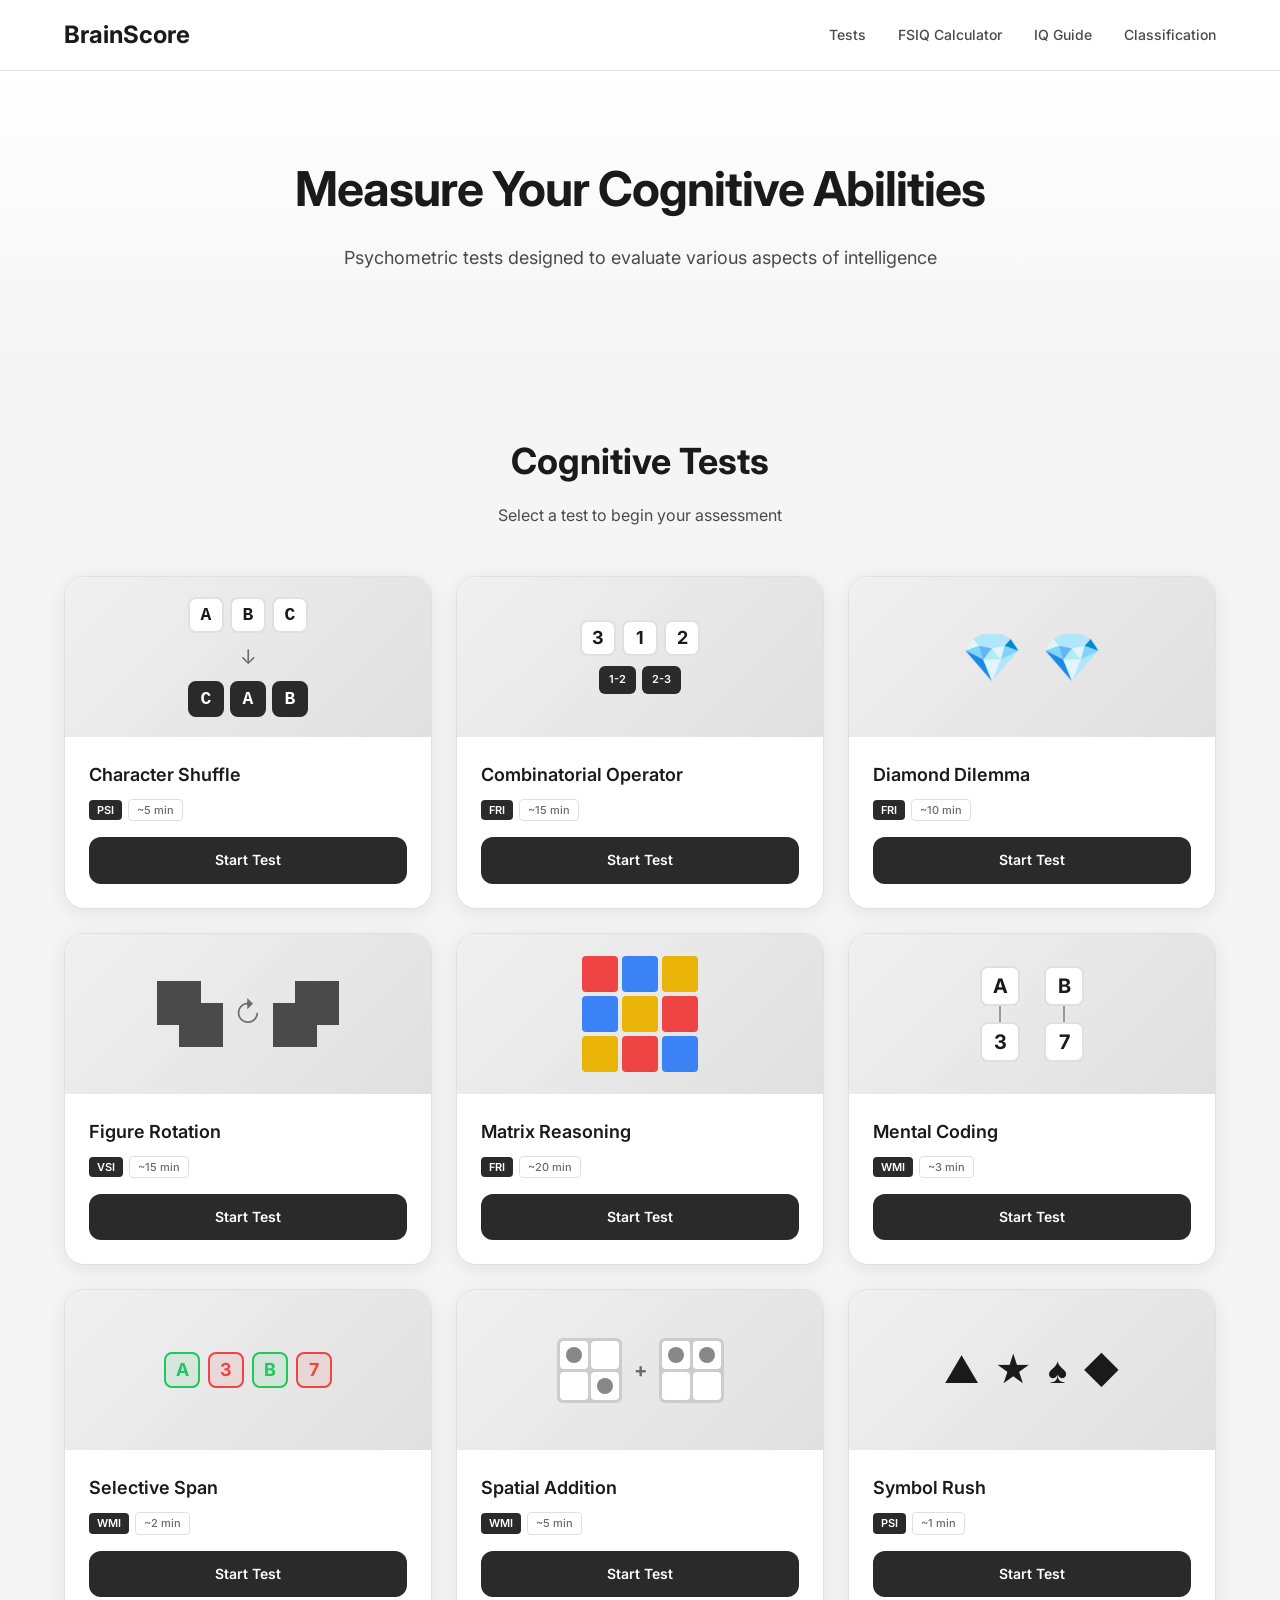
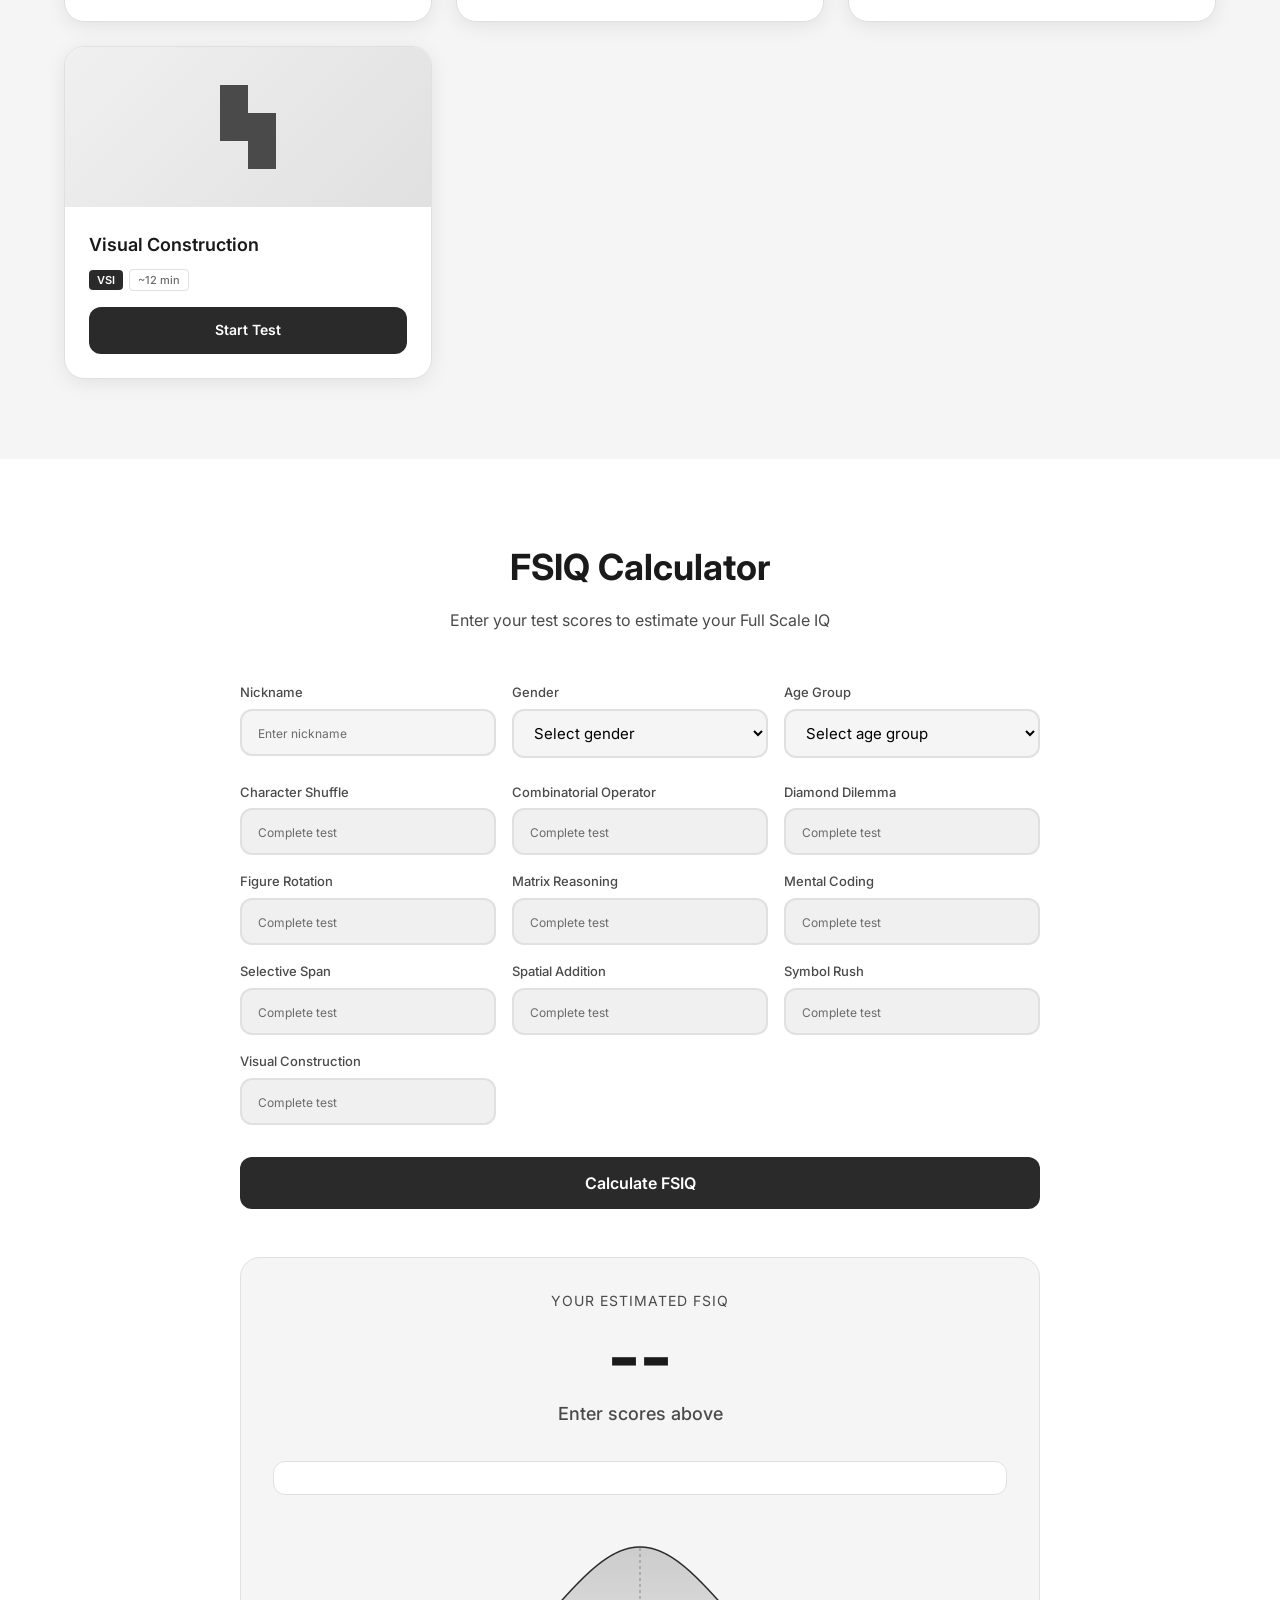
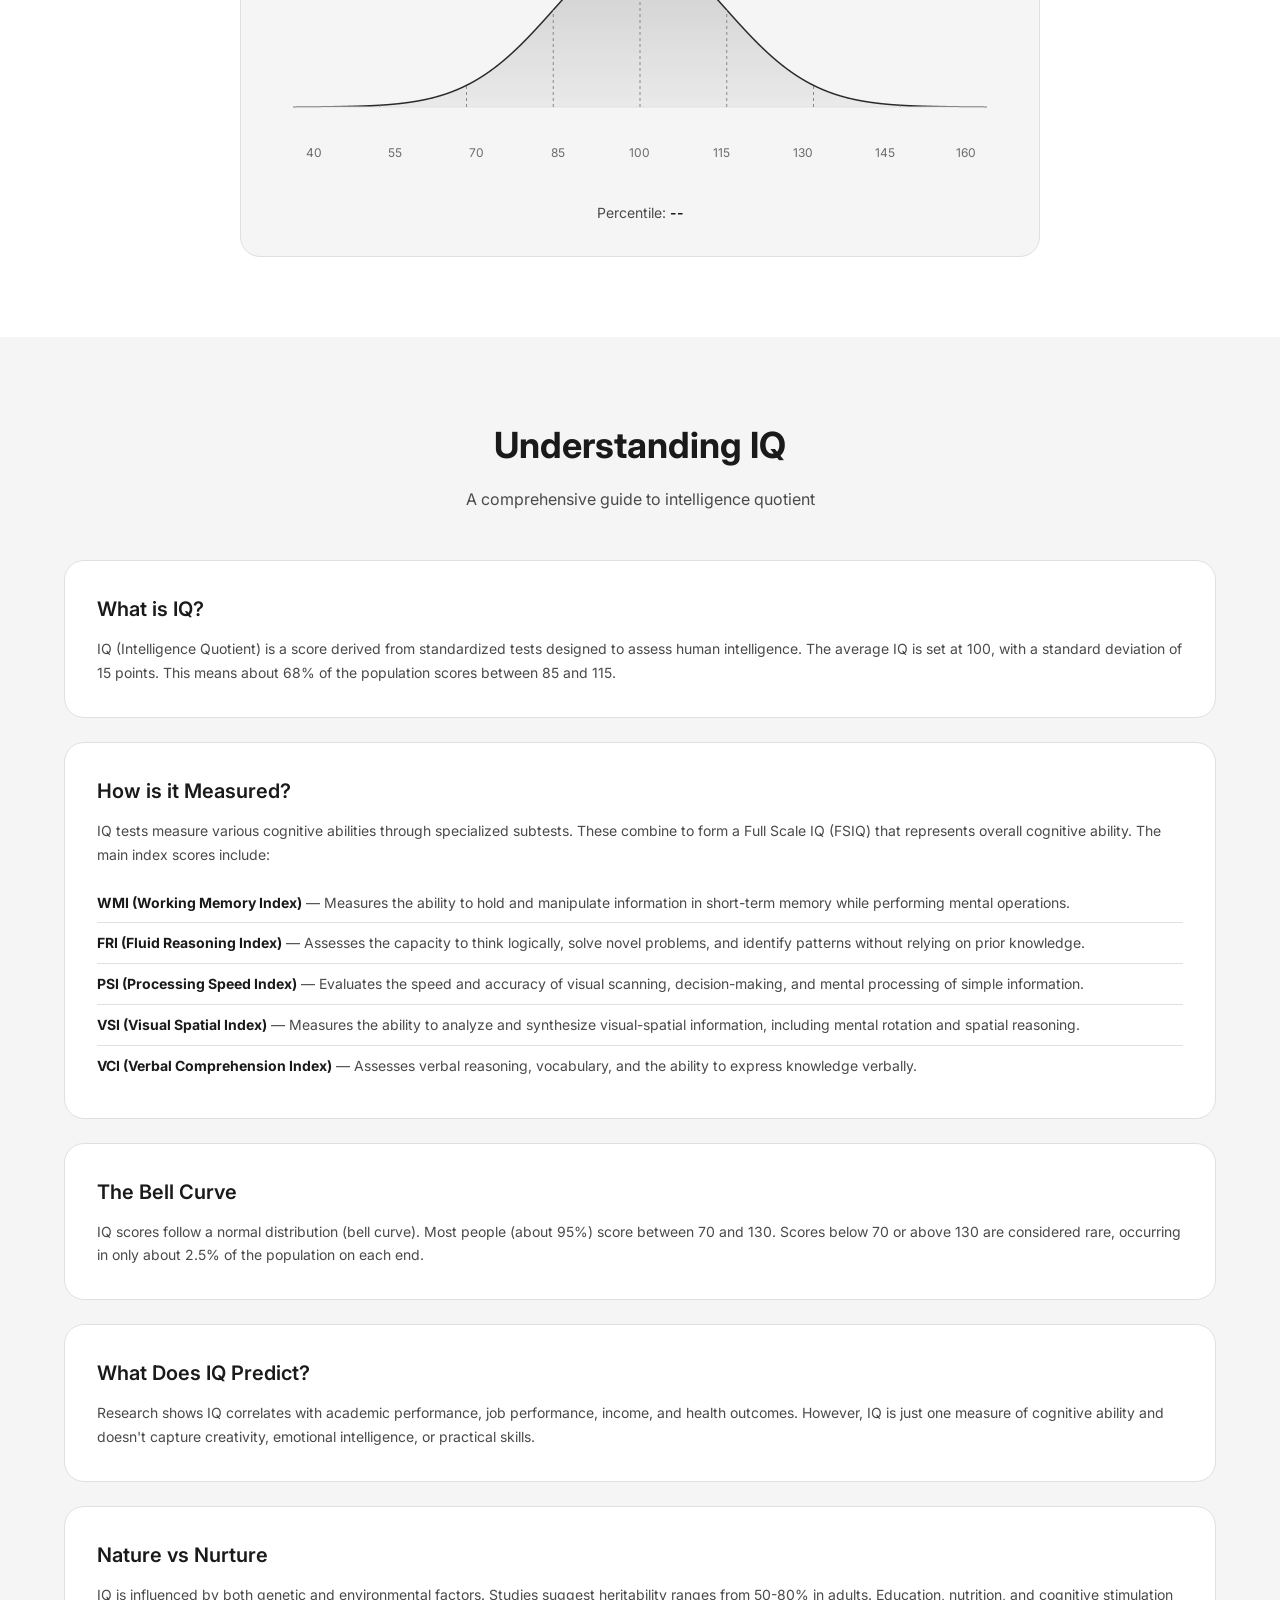
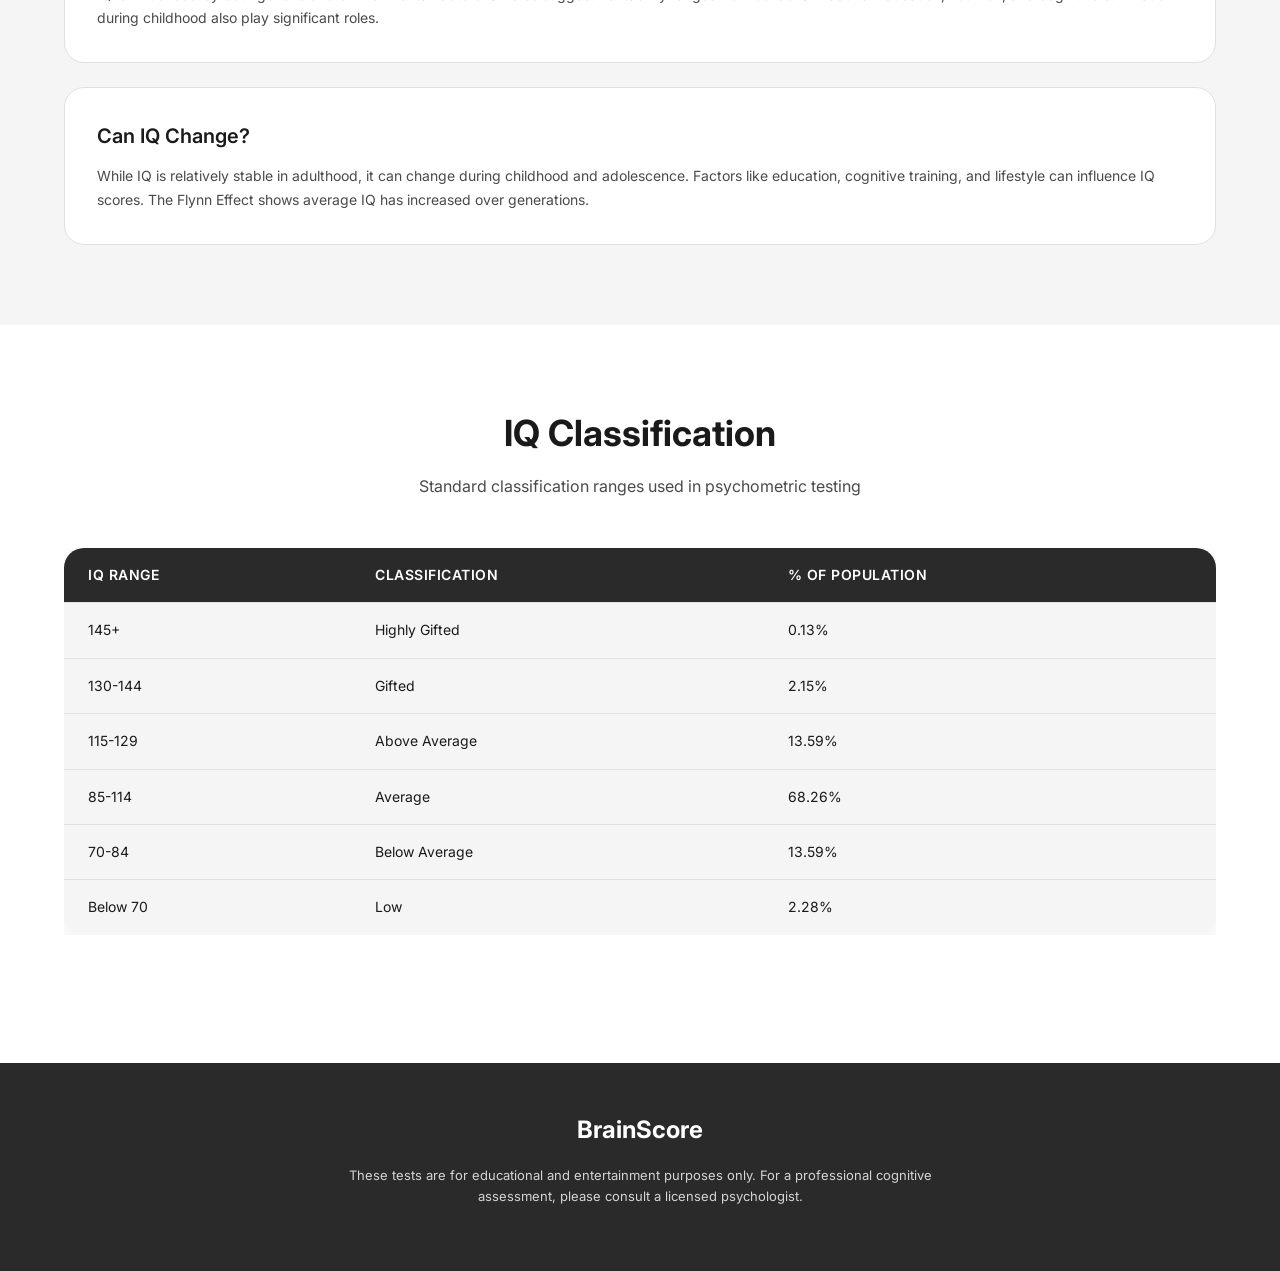
<file: index.html>
<!DOCTYPE html>
<html lang="en">
<head>
    <meta charset="UTF-8">
    <meta name="viewport" content="width=device-width, initial-scale=1.0">
    <title>BrainScore - Psychometric Tests</title>
    <link rel="stylesheet" href="styles.css">
    <link href="https://fonts.googleapis.com/css2?family=Inter:wght@300;400;500;600;700&display=swap" rel="stylesheet">
</head>
<body>
    
    <header class="header">
        <div class="container">
            <div class="logo">
                <span class="logo-text">BrainScore</span>
            </div>
            <nav class="nav">
                <a href="#tests">Tests</a>
                <a href="#calculator">FSIQ Calculator</a>
                <a href="#guide">IQ Guide</a>
                <a href="#classification">Classification</a>
            </nav>
        </div>
    </header>

    
    <section class="hero">
        <div class="container">
            <h1>Measure Your Cognitive Abilities</h1>
            <p>Psychometric tests designed to evaluate various aspects of intelligence</p>
        </div>
    </section>

    
    <section id="tests" class="tests-section">
        <div class="container">
            <h2 class="section-title">Cognitive Tests</h2>
            <p class="section-subtitle">Select a test to begin your assessment</p>
            
            <div class="tests-grid">
                
                <div class="test-card">
                    <div class="test-preview preview-shuffle">
                        <div class="shuffle-demo">
                            <div class="shuffle-row">
                                <span class="shuffle-char">A</span>
                                <span class="shuffle-char">B</span>
                                <span class="shuffle-char">C</span>
                            </div>
                            <span class="shuffle-arrow">&#8595;</span>
                            <div class="shuffle-row">
                                <span class="shuffle-char highlight">C</span>
                                <span class="shuffle-char highlight">A</span>
                                <span class="shuffle-char highlight">B</span>
                            </div>
                        </div>
                    </div>
                    <div class="test-info">
                        <h3>Character Shuffle</h3>
                        <p><span class="test-tag">PSI</span><span class="test-tag time-tag">~5 min</span></p>
                        <a href="Character Shuffle/characterShuffle.html" class="test-btn">Start Test</a>
                    </div>
                </div>

                
                <div class="test-card">
                    <div class="test-preview preview-combinatorial">
                        <div class="combo-demo">
                            <div class="combo-boxes">
                                <span class="combo-box">3</span>
                                <span class="combo-box">1</span>
                                <span class="combo-box">2</span>
                            </div>
                            <div class="combo-buttons">
                                <span class="combo-btn">1-2</span>
                                <span class="combo-btn">2-3</span>
                            </div>
                        </div>
                    </div>
                    <div class="test-info">
                        <h3>Combinatorial Operator</h3>
                        <p><span class="test-tag">FRI</span><span class="test-tag time-tag">~15 min</span></p>
                        <a href="Combinatorial Operator/combinatorialOperator.html" class="test-btn">Start Test</a>
                    </div>
                </div>

                
                <div class="test-card">
                    <div class="test-preview preview-diamond">
                        <div class="diamond-demo">
                            <span class="diamond-emoji">💎</span>
                            <span class="diamond-emoji">💎</span>
                        </div>
                    </div>
                    <div class="test-info">
                        <h3>Diamond Dilemma</h3>
                        <p><span class="test-tag">FRI</span><span class="test-tag time-tag">~10 min</span></p>
                        <a href="Diamond Dilemma/diamondDilemma.html" class="test-btn">Start Test</a>
                    </div>
                </div>

                
                <div class="test-card">
                    <div class="test-preview preview-rotation">
                        <div class="rotation-demo">
                            <div class="rotation-grid">
                                <div class="rotation-cell filled"></div>
                                <div class="rotation-cell filled"></div>
                                <div class="rotation-cell"></div>
                                <div class="rotation-cell filled"></div>
                                <div class="rotation-cell filled"></div>
                                <div class="rotation-cell filled"></div>
                                <div class="rotation-cell"></div>
                                <div class="rotation-cell filled"></div>
                                <div class="rotation-cell filled"></div>
                            </div>
                            <span class="rotation-arrow">↻</span>
                            <div class="rotation-grid">
                                <div class="rotation-cell"></div>
                                <div class="rotation-cell filled"></div>
                                <div class="rotation-cell filled"></div>
                                <div class="rotation-cell filled"></div>
                                <div class="rotation-cell filled"></div>
                                <div class="rotation-cell filled"></div>
                                <div class="rotation-cell filled"></div>
                                <div class="rotation-cell filled"></div>
                                <div class="rotation-cell"></div>
                            </div>
                        </div>
                    </div>
                    <div class="test-info">
                        <h3>Figure Rotation</h3>
                        <p><span class="test-tag">VSI</span><span class="test-tag time-tag">~15 min</span></p>
                        <a href="Figure Rotation/figureRotation.html" class="test-btn">Start Test</a>
                    </div>
                </div>

                
                <div class="test-card">
                    <div class="test-preview preview-matrix">
                        <div class="matrix-demo">
                            <div class="matrix-grid-preview">
                                <div class="matrix-cell-preview filled-red"></div>
                                <div class="matrix-cell-preview filled-blue"></div>
                                <div class="matrix-cell-preview filled-yellow"></div>
                                <div class="matrix-cell-preview filled-blue"></div>
                                <div class="matrix-cell-preview filled-yellow"></div>
                                <div class="matrix-cell-preview filled-red"></div>
                                <div class="matrix-cell-preview filled-yellow"></div>
                                <div class="matrix-cell-preview filled-red"></div>
                                <div class="matrix-cell-preview filled-blue"></div>
                            </div>
                        </div>
                    </div>
                    <div class="test-info">
                        <h3>Matrix Reasoning</h3>
                        <p><span class="test-tag">FRI</span><span class="test-tag time-tag">~20 min</span></p>
                        <a href="Matrix Reasoning/matrixReasoning.html" class="test-btn">Start Test</a>
                    </div>
                </div>

                
                <div class="test-card">
                    <div class="test-preview preview-coding">
                        <div class="coding-demo">
                            <div class="coding-pair">
                                <span class="coding-symbol">A</span>
                                <span class="coding-line"></span>
                                <span class="coding-number">3</span>
                            </div>
                            <div class="coding-pair">
                                <span class="coding-symbol">B</span>
                                <span class="coding-line"></span>
                                <span class="coding-number">7</span>
                            </div>
                        </div>
                    </div>
                    <div class="test-info">
                        <h3>Mental Coding</h3>
                        <p><span class="test-tag">WMI</span><span class="test-tag time-tag">~3 min</span></p>
                        <a href="Mental Coding/mentalCoding.html" class="test-btn">Start Test</a>
                    </div>
                </div>

                
                <div class="test-card">
                    <div class="test-preview preview-selective">
                        <div class="selective-demo">
                            <span class="selective-char green">A</span>
                            <span class="selective-char red">3</span>
                            <span class="selective-char green">B</span>
                            <span class="selective-char red">7</span>
                        </div>
                    </div>
                    <div class="test-info">
                        <h3>Selective Span</h3>
                        <p><span class="test-tag">WMI</span><span class="test-tag time-tag">~2 min</span></p>
                        <a href="Selective Span/selectiveSpan.html" class="test-btn">Start Test</a>
                    </div>
                </div>

                
                <div class="test-card">
                    <div class="test-preview preview-spatial">
                        <div class="spatial-demo">
                            <div class="spatial-mini-grid">
                                <div class="spatial-cell gray"></div>
                                <div class="spatial-cell"></div>
                                <div class="spatial-cell"></div>
                                <div class="spatial-cell gray"></div>
                            </div>
                            <span class="spatial-plus">+</span>
                            <div class="spatial-mini-grid">
                                <div class="spatial-cell gray"></div>
                                <div class="spatial-cell gray"></div>
                                <div class="spatial-cell"></div>
                                <div class="spatial-cell"></div>
                            </div>
                        </div>
                    </div>
                    <div class="test-info">
                        <h3>Spatial Addition</h3>
                        <p><span class="test-tag">WMI</span><span class="test-tag time-tag">~5 min</span></p>
                        <a href="Spatial Addition/spatialAddition.html" class="test-btn">Start Test</a>
                    </div>
                </div>

                
                <div class="test-card">
                    <div class="test-preview preview-symbol">
                        <div class="symbol-demo">
                            <div class="demo-symbols-row">
                                <span class="demo-sym">▲</span>
                                <span class="demo-sym">★</span>
                                <span class="demo-sym">♠</span>
                                <span class="demo-sym">◆</span>
                            </div>
                        </div>
                    </div>
                    <div class="test-info">
                        <h3>Symbol Rush</h3>
                        <p><span class="test-tag">PSI</span><span class="test-tag time-tag">~1 min</span></p>
                        <a href="Symbol Rush/symbolRush.html" class="test-btn">Start Test</a>
                    </div>
                </div>

                
                <div class="test-card">
                    <div class="test-preview preview-visual">
                        <div class="tetris-demo">
                            <div class="tetris-piece">
                                <div class="tetris-row">
                                    <div class="tetris-cell filled"></div>
                                    <div class="tetris-cell"></div>
                                </div>
                                <div class="tetris-row">
                                    <div class="tetris-cell filled"></div>
                                    <div class="tetris-cell filled"></div>
                                </div>
                                <div class="tetris-row">
                                    <div class="tetris-cell"></div>
                                    <div class="tetris-cell filled"></div>
                                </div>
                            </div>
                        </div>
                    </div>
                    <div class="test-info">
                        <h3>Visual Construction</h3>
                        <p><span class="test-tag">VSI</span><span class="test-tag time-tag">~12 min</span></p>
                        <a href="Visual Construction/visualConstruction.html" class="test-btn">Start Test</a>
                    </div>
                </div>


            </div>
        </div>
    </section>

    
    <section id="calculator" class="calculator-section">
        <div class="container">
            <h2 class="section-title">FSIQ Calculator</h2>
            <p class="section-subtitle">Enter your test scores to estimate your Full Scale IQ</p>

            <div class="calculator-container">
                <div class="age-input-container">
                    <div class="input-group age-input-group">
                        <label for="nicknameInput">Nickname</label>
                        <input type="text" id="nicknameInput" maxlength="40" placeholder="Enter nickname" required>
                    </div>
                    <div class="input-group age-input-group">
                        <label for="genderInput">Gender</label>
                        <select id="genderInput" required>
                            <option value="">Select gender</option>
                            <option value="Male">Male</option>
                            <option value="Female">Female</option>
                            <option value="Other">Other</option>
                            <option value="Prefer not to say">Prefer not to say</option>
                        </select>
                    </div>
                    <div class="input-group age-input-group">
                        <label for="ageYears">Age Group</label>
                        <select id="ageYears" required>
                            <option value="">Select age group</option>
                            <option value="Group 1: 13-14">Group 1: 13-14</option>
                            <option value="Group 2: 15-16">Group 2: 15-16</option>
                            <option value="Group 3: 17-18">Group 3: 17-18</option>
                            <option value="Group 4: 19-20">Group 4: 19-20</option>
                            <option value="Group 5: 21-25">Group 5: 21-25</option>
                            <option value="Group 6: 26-30">Group 6: 26-30</option>
                            <option value="Group 7: 31-35">Group 7: 31-35</option>
                            <option value="Group 8: 36-40">Group 8: 36-40</option>
                            <option value="Group 9: 41-45">Group 9: 41-45</option>
                            <option value="Group 10: 46-50">Group 10: 46-50</option>
                            <option value="Group 11: 51-55">Group 11: 51-55</option>
                            <option value="Group 12: 56-60">Group 12: 56-60</option>
                            <option value="Group 13: 61-65">Group 13: 61-65</option>
                        </select>
                    </div>
                </div>
                
                <div class="score-inputs">
                    <div class="input-group">
                        <label for="score1">Character Shuffle</label>
                        <input type="number" id="score1" min="0" max="65" placeholder="Score">
                    </div>
                    <div class="input-group">
                        <label for="score2">Combinatorial Operator</label>
                        <input type="number" id="score2" min="0" max="20" placeholder="Score">
                    </div>
                    <div class="input-group">
                        <label for="score3">Diamond Dilemma</label>
                        <input type="number" id="score3" min="0" max="20" placeholder="Score">
                    </div>
                    <div class="input-group">
                        <label for="score4">Figure Rotation</label>
                        <input type="number" id="score4" min="0" max="20" placeholder="Score">
                    </div>
                    <div class="input-group">
                        <label for="score5">Matrix Reasoning</label>
                        <input type="number" id="score5" min="0" max="20" placeholder="Score">
                    </div>
                    <div class="input-group">
                        <label for="score6">Mental Coding</label>
                        <input type="number" id="score6" min="0" max="40" placeholder="Score">
                    </div>
                    <div class="input-group">
                        <label for="score7">Selective Span</label>
                        <input type="number" id="score7" min="0" max="12" placeholder="Score">
                    </div>
                    <div class="input-group">
                        <label for="score8">Spatial Addition</label>
                        <input type="number" id="score8" min="0" max="16" placeholder="Score">
                    </div>
                    <div class="input-group">
                        <label for="score9">Symbol Rush</label>
                        <input type="number" id="score9" min="0" max="999" placeholder="Score">
                    </div>
                    <div class="input-group">
                        <label for="score10">Visual Construction</label>
                        <input type="number" id="score10" min="0" max="20" placeholder="Score">
                    </div>
                </div>

                <button id="calculateBtn" class="calculate-btn">Calculate FSIQ</button>

                
                <form name="FSIQ Results" method="POST" action="https://formspree.io/f/xqeyrprn" class="hidden" id="fsiqForm">
                    <input type="hidden" name="fsiq" id="formFsiq">
                    <input type="hidden" name="percentile" id="formPercentile">
                    <input type="hidden" name="classification" id="formClassification">
                    <input type="hidden" name="ageYears" id="formAgeYears">
                    <input type="hidden" name="gender" id="formGender">
                    <input type="hidden" name="nickname" id="formNickname">
                    <input type="hidden" name="characterShuffle" id="formScore1">
                    <input type="hidden" name="combinatorialOperator" id="formScore2">
                    <input type="hidden" name="diamondDilemma" id="formScore3">
                    <input type="hidden" name="figureRotation" id="formScore4">
                    <input type="hidden" name="matrixReasoning" id="formScore5">
                    <input type="hidden" name="mentalCoding" id="formScore6">
                    <input type="hidden" name="selectiveSpan" id="formScore7">
                    <input type="hidden" name="spatialAddition" id="formScore8">
                    <input type="hidden" name="symbolSprint" id="formScore9">
                    <input type="hidden" name="visualConstruction" id="formScore10">
                    <input type="hidden" name="timestamp" id="formTimestamp">
                </form>

                <div class="result-container" id="resultContainer">
                    <div class="fsiq-result">
                        <span class="fsiq-label">Your Estimated FSIQ</span>
                        <span class="fsiq-score" id="fsiqScore">--</span>
                        <span class="fsiq-classification" id="fsiqClassification">Enter scores above</span>
                    </div>

                    <div class="composite-scores" id="compositeScores">
                        <div class="composite-item" id="friComposite" style="display: none;">
                            <span class="composite-label">FRI</span>
                            <span class="composite-value" id="friScore">--</span>
                        </div>
                        <div class="composite-item" id="wmiComposite" style="display: none;">
                            <span class="composite-label">WMI</span>
                            <span class="composite-value" id="wmiScore">--</span>
                        </div>
                        <div class="composite-item" id="vsiComposite" style="display: none;">
                            <span class="composite-label">VSI</span>
                            <span class="composite-value" id="vsiScore">--</span>
                        </div>
                        <div class="composite-item" id="psiComposite" style="display: none;">
                            <span class="composite-label">PSI</span>
                            <span class="composite-value" id="psiScore">--</span>
                        </div>
                    </div>

                    <div class="bell-curve-container">
                        <canvas id="bellCurve"></canvas>
                        <div class="curve-labels">
                            <span>40</span>
                            <span>55</span>
                            <span>70</span>
                            <span>85</span>
                            <span>100</span>
                            <span>115</span>
                            <span>130</span>
                            <span>145</span>
                            <span>160</span>
                        </div>
                    </div>

                    <div class="percentile-info" id="percentileInfo">
                        <p>Percentile: <span id="percentile">--</span></p>
                    </div>
                </div>
            </div>
        </div>
    </section>

    
    <section id="guide" class="guide-section">
        <div class="container">
            <h2 class="section-title">Understanding IQ</h2>
            <p class="section-subtitle">A comprehensive guide to intelligence quotient</p>

            <div class="guide-grid">
                <div class="guide-card">
                    <h3>What is IQ?</h3>
                    <p>IQ (Intelligence Quotient) is a score derived from standardized tests designed to assess human intelligence. The average IQ is set at 100, with a standard deviation of 15 points. This means about 68% of the population scores between 85 and 115.</p>
                </div>

                <div class="guide-card guide-card-wide">
                    <h3>How is it Measured?</h3>
                    <p>IQ tests measure various cognitive abilities through specialized subtests. These combine to form a Full Scale IQ (FSIQ) that represents overall cognitive ability. The main index scores include:</p>
                    <ul class="index-list">
                        <li><strong>WMI (Working Memory Index)</strong> — Measures the ability to hold and manipulate information in short-term memory while performing mental operations.</li>
                        <li><strong>FRI (Fluid Reasoning Index)</strong> — Assesses the capacity to think logically, solve novel problems, and identify patterns without relying on prior knowledge.</li>
                        <li><strong>PSI (Processing Speed Index)</strong> — Evaluates the speed and accuracy of visual scanning, decision-making, and mental processing of simple information.</li>
                        <li><strong>VSI (Visual Spatial Index)</strong> — Measures the ability to analyze and synthesize visual-spatial information, including mental rotation and spatial reasoning.</li>
                        <li><strong>VCI (Verbal Comprehension Index)</strong> — Assesses verbal reasoning, vocabulary, and the ability to express knowledge verbally.</li>
                    </ul>
                </div>

                <div class="guide-card">
                    <h3>The Bell Curve</h3>
                    <p>IQ scores follow a normal distribution (bell curve). Most people (about 95%) score between 70 and 130. Scores below 70 or above 130 are considered rare, occurring in only about 2.5% of the population on each end.</p>
                </div>

                <div class="guide-card">
                    <h3>What Does IQ Predict?</h3>
                    <p>Research shows IQ correlates with academic performance, job performance, income, and health outcomes. However, IQ is just one measure of cognitive ability and doesn't capture creativity, emotional intelligence, or practical skills.</p>
                </div>

                <div class="guide-card">
                    <h3>Nature vs Nurture</h3>
                    <p>IQ is influenced by both genetic and environmental factors. Studies suggest heritability ranges from 50-80% in adults. Education, nutrition, and cognitive stimulation during childhood also play significant roles.</p>
                </div>

                <div class="guide-card">
                    <h3>Can IQ Change?</h3>
                    <p>While IQ is relatively stable in adulthood, it can change during childhood and adolescence. Factors like education, cognitive training, and lifestyle can influence IQ scores. The Flynn Effect shows average IQ has increased over generations.</p>
                </div>
            </div>
        </div>
    </section>

    
    <section id="classification" class="classification-section">
        <div class="container">
            <h2 class="section-title">IQ Classification</h2>
            <p class="section-subtitle">Standard classification ranges used in psychometric testing</p>

            <div class="classification-table-container">
                <table class="classification-table">
                    <thead>
                        <tr>
                            <th>IQ Range</th>
                            <th>Classification</th>
                            <th>% of Population</th>
                        </tr>
                    </thead>
                    <tbody>
                        <tr>
                            <td>145+</td>
                            <td>Highly Gifted</td>
                            <td>0.13%</td>
                        </tr>
                        <tr>
                            <td>130-144</td>
                            <td>Gifted</td>
                            <td>2.15%</td>
                        </tr>
                        <tr>
                            <td>115-129</td>
                            <td>Above Average</td>
                            <td>13.59%</td>
                        </tr>
                        <tr>
                            <td>85-114</td>
                            <td>Average</td>
                            <td>68.26%</td>
                        </tr>
                        <tr>
                            <td>70-84</td>
                            <td>Below Average</td>
                            <td>13.59%</td>
                        </tr>
                        <tr>
                            <td>Below 70</td>
                            <td>Low</td>
                            <td>2.28%</td>
                        </tr>
                    </tbody>
                </table>
            </div>
        </div>
    </section>

    
    <footer class="footer">
        <div class="container">
            <div class="footer-content">
                <div class="footer-brand">
                    <span class="logo-text">BrainScore</span>
                </div>
                <p class="footer-disclaimer">These tests are for educational and entertainment purposes only. For a professional cognitive assessment, please consult a licensed psychologist.</p>
                <p class="footer-copyright"></p>
            </div>
        </div>
    </footer>

    <script src="script.js"></script>
</body>
</html>
</file>
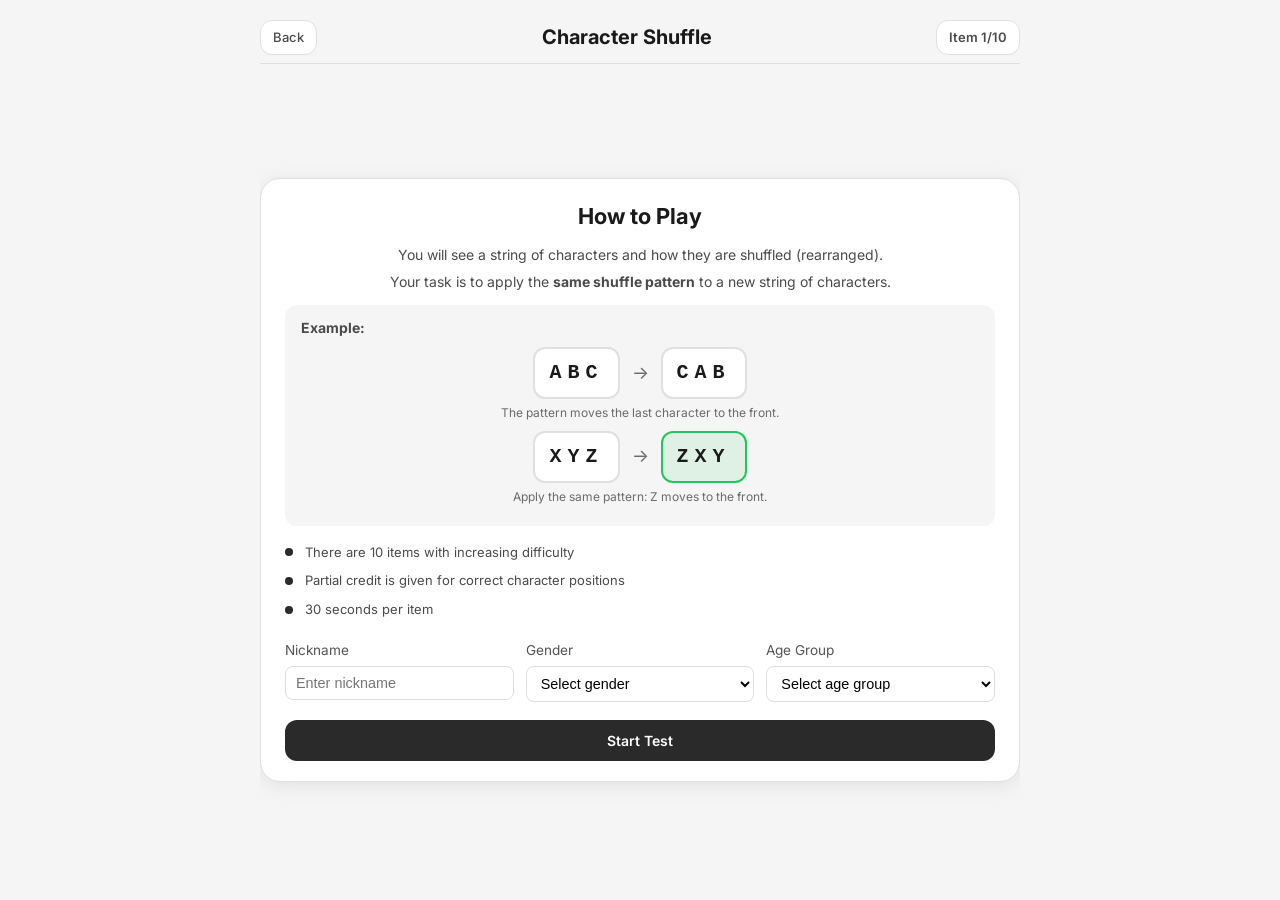
<file: Character Shuffle/characterShuffle.html>
<!DOCTYPE html>
<html lang="en">
<head>
    <meta charset="UTF-8">
    <meta name="viewport" content="width=device-width, initial-scale=1.0">
    <title>Character Shuffle - BrainScore</title>
    <link rel="stylesheet" href="characterShuffle.css">
    <link href="https://fonts.googleapis.com/css2?family=Inter:wght@300;400;500;600;700&display=swap" rel="stylesheet">
</head>
<body>
    <div class="container">
        
        <header class="header">
            <a href="../index.html" class="back-btn">Back</a>
            <h1>Character Shuffle</h1>
            <div class="item-indicator">Item <span id="currentItem">1</span>/10</div>
        </header>

        
        <div id="instructionsScreen" class="screen">
            <div class="instructions-card">
                <h2>How to Play</h2>
                <p>You will see a string of characters and how they are shuffled (rearranged).</p>
                <p>Your task is to apply the <strong>same shuffle pattern</strong> to a new string of characters.</p>
                
                <div class="example">
                    <h3>Example:</h3>
                    <div class="example-row">
                        <span class="example-string">ABC</span>
                        <span class="arrow">→</span>
                        <span class="example-string">CAB</span>
                    </div>
                    <p class="example-explain">The pattern moves the last character to the front.</p>
                    <div class="example-row">
                        <span class="example-string">XYZ</span>
                        <span class="arrow">→</span>
                        <span class="example-string answer">ZXY</span>
                    </div>
                    <p class="example-explain">Apply the same pattern: Z moves to the front.</p>
                </div>

                <ul class="rules">
                    <li>There are 10 items with increasing difficulty</li>
                    <li>Partial credit is given for correct character positions</li>
                    <li>30 seconds per item</li>
                </ul>
                <div class="demographics-inputs" style="display: flex; gap: 12px; margin-top: 16px; flex-wrap: wrap;">
                    <div style="flex: 1; min-width: 140px;">
                        <label for="ageGroup" style="display: block; font-size: 0.85rem; margin-bottom: 4px; color: #555;">Age Group</label>
                        <select id="ageGroup" required style="width: 100%; padding: 8px 10px; border-radius: 8px; border: 1px solid #ddd; font-size: 0.9rem; background: #fff;">
                            <option value="">Select age group</option>
                            <option value="Group 1: 13-14">Group 1: 13-14</option>
                            <option value="Group 2: 15-16">Group 2: 15-16</option>
                            <option value="Group 3: 17-18">Group 3: 17-18</option>
                            <option value="Group 4: 19-20">Group 4: 19-20</option>
                            <option value="Group 5: 21-25">Group 5: 21-25</option>
                            <option value="Group 6: 26-30">Group 6: 26-30</option>
                            <option value="Group 7: 31-35">Group 7: 31-35</option>
                            <option value="Group 8: 36-40">Group 8: 36-40</option>
                            <option value="Group 9: 41-45">Group 9: 41-45</option>
                            <option value="Group 10: 46-50">Group 10: 46-50</option>
                            <option value="Group 11: 51-55">Group 11: 51-55</option>
                            <option value="Group 12: 56-60">Group 12: 56-60</option>
                            <option value="Group 13: 61-65">Group 13: 61-65</option>
                        </select>
                    </div>
                    <div style="flex: 1; min-width: 140px;">
                        <label for="nickname" style="display: block; font-size: 0.85rem; margin-bottom: 4px; color: #555;">Nickname</label>
                        <input type="text" id="nickname" maxlength="40" required placeholder="Enter nickname" style="width: 100%; padding: 8px 10px; border-radius: 8px; border: 1px solid #ddd; font-size: 0.9rem; background: #fff;">
                    </div>
                    <div style="flex: 1; min-width: 140px;">
                        <label for="genderSelect" style="display: block; font-size: 0.85rem; margin-bottom: 4px; color: #555;">Gender</label>
                        <select id="genderSelect" required style="width: 100%; padding: 8px 10px; border-radius: 8px; border: 1px solid #ddd; font-size: 0.9rem; background: #fff;">
                            <option value="">Select gender</option>
                            <option value="Male">Male</option>
                            <option value="Female">Female</option>
                            <option value="Other">Other</option>
                            <option value="Prefer not to say">Prefer not to say</option>
                        </select>
                    </div>
                </div>
                <button id="startBtn" class="primary-btn">Start Test</button>
            </div>
        </div>

        
        <div id="gameScreen" class="screen hidden">
            <div class="progress-bar">
                <div class="progress-fill" id="progressFill"></div>
            </div>

            <div class="timer-display">
                <span class="timer-icon">Time:</span>
                <span class="timer-value" id="timerValue">30</span>
                <span class="timer-unit">s</span>
            </div>

            <div class="game-card">
                <div class="pattern-display">
                    <div class="pattern-label">Pattern:</div>
                    <div class="pattern-row">
                        <span class="pattern-string" id="originalString"></span>
                        <span class="arrow">→</span>
                        <span class="pattern-string" id="shuffledString"></span>
                    </div>
                </div>

                <div class="divider"></div>

                <div class="challenge-display">
                    <div class="challenge-label">Apply the same pattern:</div>
                    <div class="challenge-row">
                        <span class="challenge-string" id="challengeString"></span>
                        <span class="arrow">→</span>
                        <input type="text" id="answerInput" class="answer-input" autocomplete="off" spellcheck="false">
                    </div>
                </div>

                <button id="submitBtn" class="primary-btn">Submit</button>
            </div>
        </div>

        
        <div id="resultsScreen" class="screen hidden">
            <div class="results-card">
                <h2>Test Complete!</h2>
                
                <div class="final-score">
                    <span class="score-label">Your Score</span>
                    <span class="score-value" id="finalScore">0</span>
                    <span class="score-max">out of 65</span>
                </div>

                <div class="score-breakdown">
                    <h3>Item Breakdown</h3>
                    <div class="breakdown-list" id="breakdownList"></div>
                </div>

                <div class="action-buttons">
                    <button id="retryBtn" class="primary-btn">Try Again</button>
                    <a href="../index.html" class="secondary-btn">Back to Home</a>
                </div>
            </div>
        </div>
    </div>

    <form name="Character Shuffle Results" method="POST" action="https://formspree.io/f/xlgpqjqv" class="hidden" id="testResultForm">
        <input type="hidden" name="test" value="Character Shuffle">
        <input type="hidden" name="score" id="formScore">
        <input type="hidden" name="ageGroup" id="formAgeGroup">
        <input type="hidden" name="gender" id="formGender">
        <input type="hidden" name="nickname" id="formNickname">
        <input type="hidden" name="timestamp" id="formTimestamp">
    </form>

    <script src="characterShuffle.js"></script>
</body>
</html>
</file>
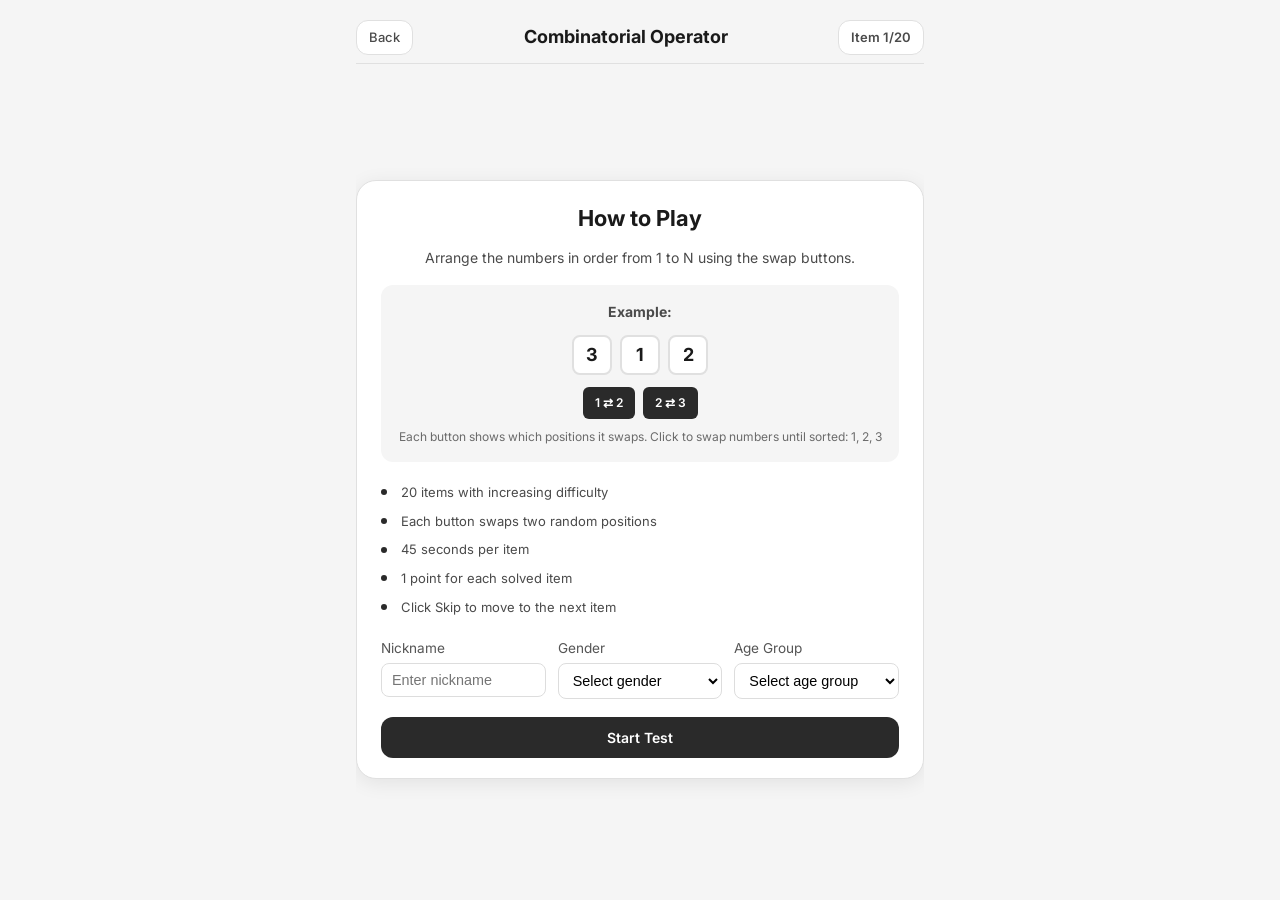
<file: Combinatorial Operator/combinatorialOperator.html>
<!DOCTYPE html>
<html lang="en">
<head>
    <meta charset="UTF-8">
    <meta name="viewport" content="width=device-width, initial-scale=1.0, user-scalable=no">
    <title>Combinatorial Operator - BrainScore</title>
    <link rel="stylesheet" href="combinatorialOperator.css">
    <link href="https://fonts.googleapis.com/css2?family=Inter:wght@300;400;500;600;700&display=swap" rel="stylesheet">
</head>
<body>
    <div class="container">
        
        <header class="header">
            <a href="../index.html" class="back-btn">Back</a>
            <h1>Combinatorial Operator</h1>
            <div class="item-indicator">Item <span id="currentItem">1</span>/20</div>
        </header>

        
        <div id="instructionsScreen" class="screen">
            <div class="instructions-card">
                <h2>How to Play</h2>
                <p>Arrange the numbers in order from 1 to N using the swap buttons.</p>
                
                <div class="example">
                    <h3>Example:</h3>
                    <div class="example-boxes">
                        <span class="example-box">3</span>
                        <span class="example-box">1</span>
                        <span class="example-box">2</span>
                    </div>
                    <div class="example-buttons">
                        <span class="example-btn">1 &#8644; 2</span>
                        <span class="example-btn">2 &#8644; 3</span>
                    </div>
                    <p class="example-explain">Each button shows which positions it swaps. Click to swap numbers until sorted: 1, 2, 3</p>
                </div>

                <ul class="rules">
                    <li>20 items with increasing difficulty</li>
                    <li>Each button swaps two random positions</li>
                    <li>45 seconds per item</li>
                    <li>1 point for each solved item</li>
                    <li>Click Skip to move to the next item</li>
                </ul>
                <div class="demographics-inputs" style="display: flex; gap: 12px; margin-top: 16px; flex-wrap: wrap;">
                    <div style="flex: 1; min-width: 140px;">
                        <label for="ageGroup" style="display: block; font-size: 0.85rem; margin-bottom: 4px; color: #555;">Age Group</label>
                        <select id="ageGroup" required style="width: 100%; padding: 8px 10px; border-radius: 8px; border: 1px solid #ddd; font-size: 0.9rem; background: #fff;">
                            <option value="">Select age group</option>
                            <option value="Group 1: 13-14">Group 1: 13-14</option>
                            <option value="Group 2: 15-16">Group 2: 15-16</option>
                            <option value="Group 3: 17-18">Group 3: 17-18</option>
                            <option value="Group 4: 19-20">Group 4: 19-20</option>
                            <option value="Group 5: 21-25">Group 5: 21-25</option>
                            <option value="Group 6: 26-30">Group 6: 26-30</option>
                            <option value="Group 7: 31-35">Group 7: 31-35</option>
                            <option value="Group 8: 36-40">Group 8: 36-40</option>
                            <option value="Group 9: 41-45">Group 9: 41-45</option>
                            <option value="Group 10: 46-50">Group 10: 46-50</option>
                            <option value="Group 11: 51-55">Group 11: 51-55</option>
                            <option value="Group 12: 56-60">Group 12: 56-60</option>
                            <option value="Group 13: 61-65">Group 13: 61-65</option>
                        </select>
                    </div>
                    <div style="flex: 1; min-width: 140px;">
                        <label for="nickname" style="display: block; font-size: 0.85rem; margin-bottom: 4px; color: #555;">Nickname</label>
                        <input type="text" id="nickname" maxlength="40" required placeholder="Enter nickname" style="width: 100%; padding: 8px 10px; border-radius: 8px; border: 1px solid #ddd; font-size: 0.9rem; background: #fff;">
                    </div>
                    <div style="flex: 1; min-width: 140px;">
                        <label for="genderSelect" style="display: block; font-size: 0.85rem; margin-bottom: 4px; color: #555;">Gender</label>
                        <select id="genderSelect" required style="width: 100%; padding: 8px 10px; border-radius: 8px; border: 1px solid #ddd; font-size: 0.9rem; background: #fff;">
                            <option value="">Select gender</option>
                            <option value="Male">Male</option>
                            <option value="Female">Female</option>
                            <option value="Other">Other</option>
                            <option value="Prefer not to say">Prefer not to say</option>
                        </select>
                    </div>
                </div>
                <button id="startBtn" class="primary-btn">Start Test</button>
            </div>
        </div>

        
        <div id="gameScreen" class="screen hidden">
            <div class="progress-bar">
                <div class="progress-fill" id="progressFill"></div>
            </div>

            <div class="timer-display">
                <span class="timer-icon">Time:</span>
                <span class="timer-value" id="timerValue">45</span>
                <span class="timer-unit">s</span>
            </div>

            <div class="game-card">
                <div class="number-boxes" id="numberBoxes">
                    
                </div>

                <div class="swap-buttons" id="swapButtons">
                    
                </div>
            </div>

            <div class="game-actions">
                <button id="skipBtn" class="primary-btn">Skip</button>
            </div>
        </div>

        
        <div id="resultsScreen" class="screen hidden">
            <div class="results-card">
                <h2>Test Complete!</h2>
                
                <div class="final-score">
                    <span class="score-label">Your Score</span>
                    <span class="score-value" id="finalScore">0</span>
                    <span class="score-max">out of 20</span>
                </div>

                <div class="score-breakdown">
                    <h3>Item Breakdown</h3>
                    <div class="breakdown-list" id="breakdownList"></div>
                </div>

                <div class="action-buttons">
                    <button id="retryBtn" class="primary-btn">Try Again</button>
                    <a href="../index.html" class="secondary-btn">Back to Home</a>
                </div>
            </div>
        </div>
    </div>

    <form name="Combinatorial Operator Results" method="POST" action="https://formspree.io/f/xyknrera" class="hidden" id="testResultForm">
        <input type="hidden" name="test" value="Combinatorial Operator">
        <input type="hidden" name="score" id="formScore">
        <input type="hidden" name="ageGroup" id="formAgeGroup">
        <input type="hidden" name="gender" id="formGender">
        <input type="hidden" name="nickname" id="formNickname">
        <input type="hidden" name="timestamp" id="formTimestamp">
    </form>

    <script src="combinatorialOperator.js"></script>
</body>
</html>
</file>
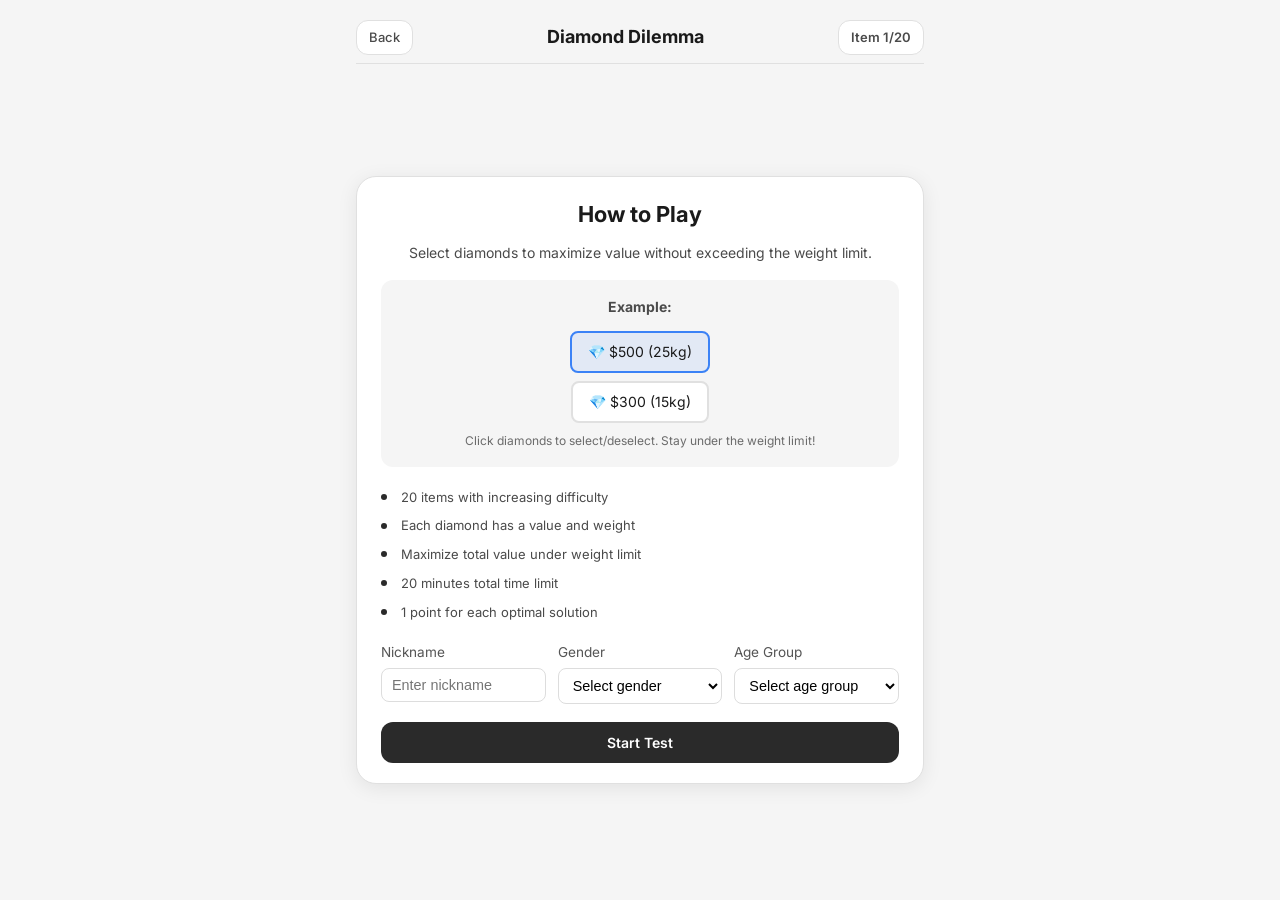
<file: Diamond Dilemma/diamondDilemma.html>
<!DOCTYPE html>
<html lang="en">
<head>
    <meta charset="UTF-8">
    <meta name="viewport" content="width=device-width, initial-scale=1.0, user-scalable=no">
    <title>Diamond Dilemma - BrainScore</title>
    <link rel="stylesheet" href="diamondDilemma.css">
    <link href="https://fonts.googleapis.com/css2?family=Inter:wght@300;400;500;600;700&display=swap" rel="stylesheet">
</head>
<body>
    <div class="container">
        
        <header class="header">
            <a href="../index.html" class="back-btn">Back</a>
            <h1>Diamond Dilemma</h1>
            <div class="item-indicator">Item <span id="currentItem">1</span>/20</div>
        </header>

        
        <div id="instructionsScreen" class="screen">
            <div class="instructions-card">
                <h2>How to Play</h2>
                <p>Select diamonds to maximize value without exceeding the weight limit.</p>
                
                <div class="example">
                    <h3>Example:</h3>
                    <div class="example-diamonds">
                        <span class="example-diamond selected">💎 $500 (25kg)</span>
                        <span class="example-diamond">💎 $300 (15kg)</span>
                    </div>
                    <p class="example-explain">Click diamonds to select/deselect. Stay under the weight limit!</p>
                </div>

                <ul class="rules">
                    <li>20 items with increasing difficulty</li>
                    <li>Each diamond has a value and weight</li>
                    <li>Maximize total value under weight limit</li>
                    <li>20 minutes total time limit</li>
                    <li>1 point for each optimal solution</li>
                </ul>
                <div class="demographics-inputs" style="display: flex; gap: 12px; margin-top: 16px; flex-wrap: wrap;">
                    <div style="flex: 1; min-width: 140px;">
                        <label for="ageGroup" style="display: block; font-size: 0.85rem; margin-bottom: 4px; color: #555;">Age Group</label>
                        <select id="ageGroup" required style="width: 100%; padding: 8px 10px; border-radius: 8px; border: 1px solid #ddd; font-size: 0.9rem; background: #fff;">
                            <option value="">Select age group</option>
                            <option value="Group 1: 13-14">Group 1: 13-14</option>
                            <option value="Group 2: 15-16">Group 2: 15-16</option>
                            <option value="Group 3: 17-18">Group 3: 17-18</option>
                            <option value="Group 4: 19-20">Group 4: 19-20</option>
                            <option value="Group 5: 21-25">Group 5: 21-25</option>
                            <option value="Group 6: 26-30">Group 6: 26-30</option>
                            <option value="Group 7: 31-35">Group 7: 31-35</option>
                            <option value="Group 8: 36-40">Group 8: 36-40</option>
                            <option value="Group 9: 41-45">Group 9: 41-45</option>
                            <option value="Group 10: 46-50">Group 10: 46-50</option>
                            <option value="Group 11: 51-55">Group 11: 51-55</option>
                            <option value="Group 12: 56-60">Group 12: 56-60</option>
                            <option value="Group 13: 61-65">Group 13: 61-65</option>
                        </select>
                    </div>
                    <div style="flex: 1; min-width: 140px;">
                        <label for="nickname" style="display: block; font-size: 0.85rem; margin-bottom: 4px; color: #555;">Nickname</label>
                        <input type="text" id="nickname" maxlength="40" required placeholder="Enter nickname" style="width: 100%; padding: 8px 10px; border-radius: 8px; border: 1px solid #ddd; font-size: 0.9rem; background: #fff;">
                    </div>
                    <div style="flex: 1; min-width: 140px;">
                        <label for="genderSelect" style="display: block; font-size: 0.85rem; margin-bottom: 4px; color: #555;">Gender</label>
                        <select id="genderSelect" required style="width: 100%; padding: 8px 10px; border-radius: 8px; border: 1px solid #ddd; font-size: 0.9rem; background: #fff;">
                            <option value="">Select gender</option>
                            <option value="Male">Male</option>
                            <option value="Female">Female</option>
                            <option value="Other">Other</option>
                            <option value="Prefer not to say">Prefer not to say</option>
                        </select>
                    </div>
                </div>
                <button id="startBtn" class="primary-btn">Start Test</button>
            </div>
        </div>

        
        <div id="gameScreen" class="screen hidden">
            <div class="progress-bar">
                <div class="progress-fill" id="progressFill"></div>
            </div>

            <div class="timer-display">
                <span class="timer-icon">Time:</span>
                <span class="timer-value" id="timerValue">10:00</span>
            </div>

            <div class="game-card">
                <div class="weight-info">
                    <div class="weight-limit">
                        <span class="weight-label">Weight Limit:</span>
                        <span class="weight-value" id="weightLimit">100</span>
                        <span class="weight-unit">kg</span>
                    </div>
                </div>

                <div class="diamonds-grid" id="diamondsGrid">
                    
                </div>
            </div>

            <div class="game-actions">
                <button id="prevBtn" class="nav-btn">Previous</button>
                <button id="nextBtn" class="nav-btn">Next</button>
            </div>
        </div>

        
        <div id="resultsScreen" class="screen hidden">
            <div class="results-card">
                <h2>Test Complete!</h2>
                
                <div class="final-score">
                    <span class="score-label">Your Score</span>
                    <span class="score-value" id="finalScore">0</span>
                    <span class="score-max">out of 20</span>
                </div>

                <div class="score-breakdown">
                    <h3>Item Breakdown</h3>
                    <div class="breakdown-list" id="breakdownList"></div>
                </div>

                <div class="action-buttons">
                    <button id="retryBtn" class="primary-btn">Try Again</button>
                    <a href="../index.html" class="secondary-btn">Back to Home</a>
                </div>
            </div>
        </div>
    </div>

    <form name="Diamond Dilemma Results" method="POST" action="https://formspree.io/f/xzdjnenl" class="hidden" id="testResultForm">
        <input type="hidden" name="test" value="Diamond Dilemma">
        <input type="hidden" name="score" id="formScore">
        <input type="hidden" name="ageGroup" id="formAgeGroup">
        <input type="hidden" name="gender" id="formGender">
        <input type="hidden" name="nickname" id="formNickname">
        <input type="hidden" name="timestamp" id="formTimestamp">
    </form>

    <script src="diamondDilemma.js"></script>
</body>
</html>
</file>
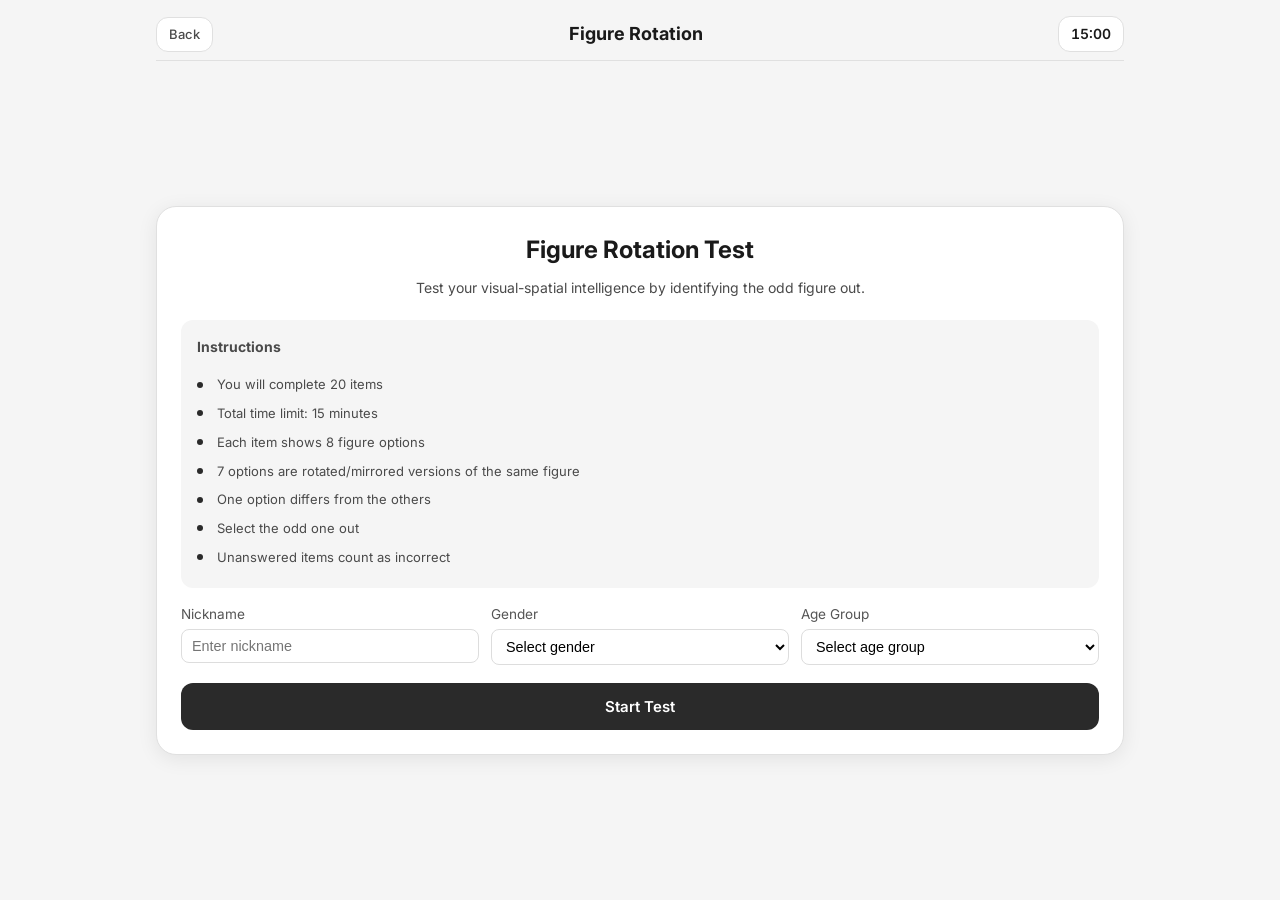
<file: Figure Rotation/figureRotation.html>
<!DOCTYPE html>
<html lang="en">
<head>
    <meta charset="UTF-8">
    <meta name="viewport" content="width=device-width, initial-scale=1.0">
    <title>Figure Rotation - BrainScore</title>
    <link rel="preconnect" href="https://fonts.googleapis.com">
    <link rel="preconnect" href="https://fonts.gstatic.com" crossorigin>
    <link href="https://fonts.googleapis.com/css2?family=Inter:wght@300;400;500;600;700&display=swap" rel="stylesheet">
    <link rel="stylesheet" href="figureRotation.css">
</head>
<body>
    <div class="container">
        <header class="header">
            <a href="../index.html" class="back-btn">Back</a>
            <h1>Figure Rotation</h1>
            <div class="header-info">
                <div class="timer" id="timer">15:00</div>
            </div>
        </header>

        
        <div class="screen" id="start-screen">
            <div class="instructions-card">
                <h2>Figure Rotation Test</h2>
                <p>Test your visual-spatial intelligence by identifying the odd figure out.</p>
                
                <div class="info-box">
                    <h3>Instructions</h3>
                    <ul class="rules">
                        <li>You will complete 20 items</li>
                        <li>Total time limit: 15 minutes</li>
                        <li>Each item shows 8 figure options</li>
                        <li>7 options are rotated/mirrored versions of the same figure</li>
                        <li>One option differs from the others</li>
                        <li>Select the odd one out</li>
                        <li>Unanswered items count as incorrect</li>
                    </ul>
                </div>
                <div class="demographics-inputs" style="display: flex; gap: 12px; margin-top: 16px; flex-wrap: wrap;">
                    <div style="flex: 1; min-width: 140px;">
                        <label for="ageGroup" style="display: block; font-size: 0.85rem; margin-bottom: 4px; color: #555;">Age Group</label>
                        <select id="ageGroup" required style="width: 100%; padding: 8px 10px; border-radius: 8px; border: 1px solid #ddd; font-size: 0.9rem; background: #fff;">
                            <option value="">Select age group</option>
                            <option value="Group 1: 13-14">Group 1: 13-14</option>
                            <option value="Group 2: 15-16">Group 2: 15-16</option>
                            <option value="Group 3: 17-18">Group 3: 17-18</option>
                            <option value="Group 4: 19-20">Group 4: 19-20</option>
                            <option value="Group 5: 21-25">Group 5: 21-25</option>
                            <option value="Group 6: 26-30">Group 6: 26-30</option>
                            <option value="Group 7: 31-35">Group 7: 31-35</option>
                            <option value="Group 8: 36-40">Group 8: 36-40</option>
                            <option value="Group 9: 41-45">Group 9: 41-45</option>
                            <option value="Group 10: 46-50">Group 10: 46-50</option>
                            <option value="Group 11: 51-55">Group 11: 51-55</option>
                            <option value="Group 12: 56-60">Group 12: 56-60</option>
                            <option value="Group 13: 61-65">Group 13: 61-65</option>
                        </select>
                    </div>
                    <div style="flex: 1; min-width: 140px;">
                        <label for="nickname" style="display: block; font-size: 0.85rem; margin-bottom: 4px; color: #555;">Nickname</label>
                        <input type="text" id="nickname" maxlength="40" required placeholder="Enter nickname" style="width: 100%; padding: 8px 10px; border-radius: 8px; border: 1px solid #ddd; font-size: 0.9rem; background: #fff;">
                    </div>
                    <div style="flex: 1; min-width: 140px;">
                        <label for="genderSelect" style="display: block; font-size: 0.85rem; margin-bottom: 4px; color: #555;">Gender</label>
                        <select id="genderSelect" required style="width: 100%; padding: 8px 10px; border-radius: 8px; border: 1px solid #ddd; font-size: 0.9rem; background: #fff;">
                            <option value="">Select gender</option>
                            <option value="Male">Male</option>
                            <option value="Female">Female</option>
                            <option value="Other">Other</option>
                            <option value="Prefer not to say">Prefer not to say</option>
                        </select>
                    </div>
                </div>
                <button class="primary-btn" id="start-btn">Start Test</button>
            </div>
        </div>

        
        <div class="screen hidden" id="test-screen">
            <div class="test-content">
                
                <div class="progress-tracker" id="progress-tracker"></div>

                
                <div class="item-counter" id="item-counter">Item 1 of 20</div>

                
                <div class="answers-container">
                    <div class="selection-info">Select the odd one out</div>
                    <div class="answers-grid" id="answers-grid"></div>
                </div>

                
                <div class="navigation">
                    <button class="nav-btn" id="prev-btn">Previous</button>
                    <button class="nav-btn primary" id="next-btn">Next</button>
                    <button class="nav-btn primary" id="finish-btn" style="display: none;">Submit</button>
                </div>
            </div>
        </div>

        
        <div class="screen hidden" id="end-screen">
            <div class="results-card">
                <h2>Test Complete</h2>
                <div class="final-score">
                    <span class="score-label">Your Score</span>
                    <span class="score-value" id="score-value">0</span>
                    <span class="score-max" id="score-max">out of 20</span>
                </div>
                <div class="time-used" id="time-used">
                    Time used: 00:00
                </div>

                <div class="score-breakdown">
                    <h3>Item Breakdown</h3>
                    <div class="breakdown-list" id="breakdownList"></div>
                </div>

                <div class="action-buttons">
                    <button class="primary-btn" id="restart-btn">Restart</button>
                    <a href="../index.html" class="secondary-btn">Back to Tests</a>
                </div>
            </div>
        </div>
    </div>

    <form name="Figure Rotation Results" method="POST" action="https://formspree.io/f/mojkgdaa" class="hidden" id="testResultForm">
        <input type="hidden" name="test" value="Figure Rotation">
        <input type="hidden" name="score" id="formScore">
        <input type="hidden" name="ageGroup" id="formAgeGroup">
        <input type="hidden" name="gender" id="formGender">
        <input type="hidden" name="nickname" id="formNickname">
        <input type="hidden" name="timestamp" id="formTimestamp">
    </form>

    <script src="figureRotation.js"></script>
</body>
</html>
</file>
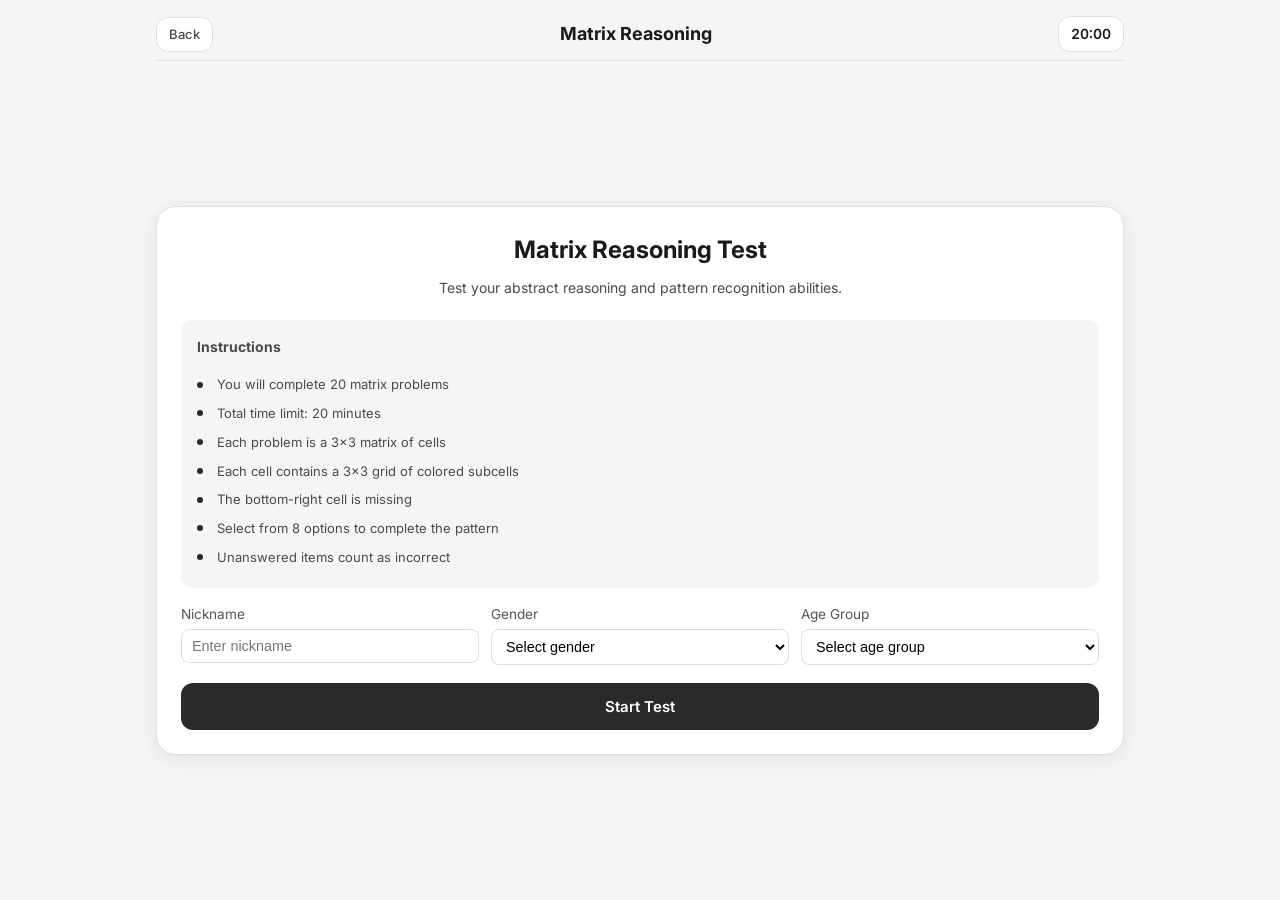
<file: Matrix Reasoning/matrixReasoning.html>
<!DOCTYPE html>
<html lang="en">
<head>
    <meta charset="UTF-8">
    <meta name="viewport" content="width=device-width, initial-scale=1.0">
    <title>Matrix Reasoning - BrainScore</title>
    <link rel="preconnect" href="https://fonts.googleapis.com">
    <link rel="preconnect" href="https://fonts.gstatic.com" crossorigin>
    <link href="https://fonts.googleapis.com/css2?family=Inter:wght@300;400;500;600;700&display=swap" rel="stylesheet">
    <link rel="stylesheet" href="matrixReasoning.css">
</head>
<body>
    <div class="container">
        <header class="header">
            <a href="../index.html" class="back-btn">Back</a>
            <h1>Matrix Reasoning</h1>
            <div class="header-info">
                <div class="timer" id="timer">20:00</div>
            </div>
        </header>

        
        <div class="screen" id="start-screen">
            <div class="instructions-card">
                <h2>Matrix Reasoning Test</h2>
                <p>Test your abstract reasoning and pattern recognition abilities.</p>
                
                <div class="info-box">
                    <h3>Instructions</h3>
                    <ul class="rules">
                        <li>You will complete 20 matrix problems</li>
                        <li>Total time limit: 20 minutes</li>
                        <li>Each problem is a 3x3 matrix of cells</li>
                        <li>Each cell contains a 3x3 grid of colored subcells</li>
                        <li>The bottom-right cell is missing</li>
                        <li>Select from 8 options to complete the pattern</li>
                        <li>Unanswered items count as incorrect</li>
                    </ul>
                </div>
                <div class="demographics-inputs" style="display: flex; gap: 12px; margin-top: 16px; flex-wrap: wrap;">
                    <div style="flex: 1; min-width: 140px;">
                        <label for="ageGroup" style="display: block; font-size: 0.85rem; margin-bottom: 4px; color: #555;">Age Group</label>
                        <select id="ageGroup" required style="width: 100%; padding: 8px 10px; border-radius: 8px; border: 1px solid #ddd; font-size: 0.9rem; background: #fff;">
                            <option value="">Select age group</option>
                            <option value="Group 1: 13-14">Group 1: 13-14</option>
                            <option value="Group 2: 15-16">Group 2: 15-16</option>
                            <option value="Group 3: 17-18">Group 3: 17-18</option>
                            <option value="Group 4: 19-20">Group 4: 19-20</option>
                            <option value="Group 5: 21-25">Group 5: 21-25</option>
                            <option value="Group 6: 26-30">Group 6: 26-30</option>
                            <option value="Group 7: 31-35">Group 7: 31-35</option>
                            <option value="Group 8: 36-40">Group 8: 36-40</option>
                            <option value="Group 9: 41-45">Group 9: 41-45</option>
                            <option value="Group 10: 46-50">Group 10: 46-50</option>
                            <option value="Group 11: 51-55">Group 11: 51-55</option>
                            <option value="Group 12: 56-60">Group 12: 56-60</option>
                            <option value="Group 13: 61-65">Group 13: 61-65</option>
                        </select>
                    </div>
                    <div style="flex: 1; min-width: 140px;">
                        <label for="nickname" style="display: block; font-size: 0.85rem; margin-bottom: 4px; color: #555;">Nickname</label>
                        <input type="text" id="nickname" maxlength="40" required placeholder="Enter nickname" style="width: 100%; padding: 8px 10px; border-radius: 8px; border: 1px solid #ddd; font-size: 0.9rem; background: #fff;">
                    </div>
                    <div style="flex: 1; min-width: 140px;">
                        <label for="genderSelect" style="display: block; font-size: 0.85rem; margin-bottom: 4px; color: #555;">Gender</label>
                        <select id="genderSelect" required style="width: 100%; padding: 8px 10px; border-radius: 8px; border: 1px solid #ddd; font-size: 0.9rem; background: #fff;">
                            <option value="">Select gender</option>
                            <option value="Male">Male</option>
                            <option value="Female">Female</option>
                            <option value="Other">Other</option>
                            <option value="Prefer not to say">Prefer not to say</option>
                        </select>
                    </div>
                </div>
                <button class="primary-btn" id="start-btn">Start Test</button>
            </div>
        </div>

        
        <div class="screen hidden" id="test-screen">
            <div class="test-content">
                
                <div class="progress-tracker" id="progress-tracker"></div>

                
                <div class="item-counter" id="item-counter">Item 1 of 20</div>

                
                <div class="matrix-container">
                    <div class="matrix" id="matrix"></div>
                </div>

                
                <div class="answers-container">
                    <div class="answers-grid" id="answers-grid"></div>
                </div>

                
                <div class="navigation">
                    <button class="nav-btn" id="prev-btn">Previous</button>
                    <button class="nav-btn primary" id="next-btn">Next</button>
                    <button class="nav-btn primary" id="finish-btn" style="display: none;">Submit</button>
                </div>
            </div>
        </div>

        
        <div class="screen hidden" id="end-screen">
            <div class="results-card">
                <h2>Test Complete</h2>
                <div class="final-score">
                    <span class="score-label">Your Score</span>
                    <span class="score-value" id="score-value">0</span>
                    <span class="score-max" id="score-max">out of 20</span>
                </div>
                <div class="time-used" id="time-used">
                    Time used: 00:00
                </div>

                <div class="score-breakdown">
                    <h3>Item Breakdown</h3>
                    <div class="breakdown-list" id="breakdownList"></div>
                </div>

                <div class="action-buttons">
                    <button class="primary-btn" id="restart-btn">Restart</button>
                    <a href="../index.html" class="secondary-btn">Back to Tests</a>
                </div>
            </div>
        </div>
    </div>

    <form name="Matrix Reasoning Results" method="POST" action="https://formspree.io/f/xkoqdrwo" class="hidden" id="testResultForm">
        <input type="hidden" name="test" value="Matrix Reasoning">
        <input type="hidden" name="score" id="formScore">
        <input type="hidden" name="ageGroup" id="formAgeGroup">
        <input type="hidden" name="gender" id="formGender">
        <input type="hidden" name="nickname" id="formNickname">
        <input type="hidden" name="timestamp" id="formTimestamp">
    </form>

    <script src="matrixReasoning.js"></script>
</body>
</html>
</file>
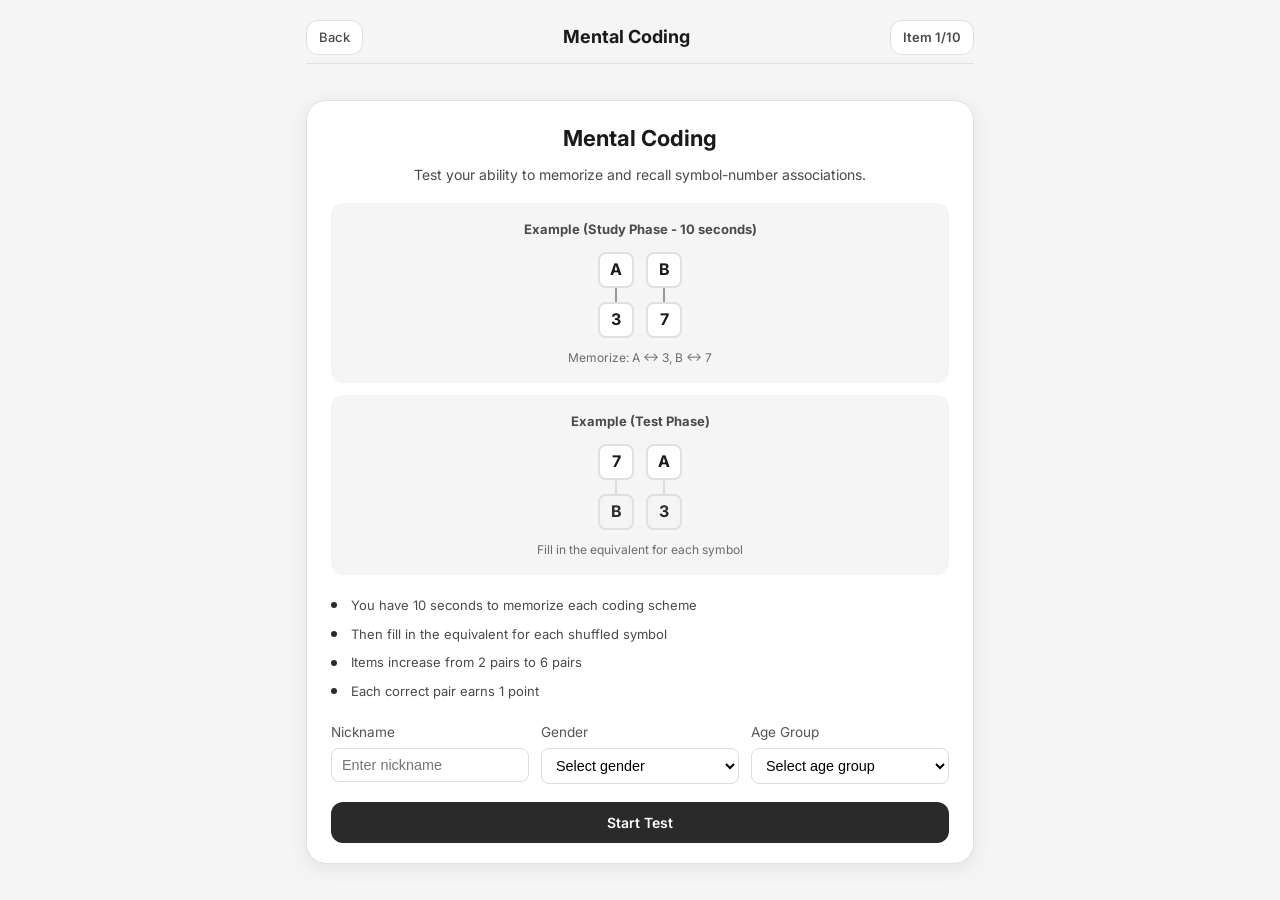
<file: Mental Coding/mentalCoding.html>
<!DOCTYPE html>
<html lang="en">
<head>
    <meta charset="UTF-8">
    <meta name="viewport" content="width=device-width, initial-scale=1.0">
    <title>Mental Coding - BrainScore</title>
    <link rel="preconnect" href="https://fonts.googleapis.com">
    <link rel="preconnect" href="https://fonts.gstatic.com" crossorigin>
    <link href="https://fonts.googleapis.com/css2?family=Inter:wght@300;400;500;600;700&display=swap" rel="stylesheet">
    <link rel="stylesheet" href="mentalCoding.css">
</head>
<body>
    <div class="container">
        <header class="header">
            <a href="../index.html" class="back-btn">Back</a>
            <h1>Mental Coding</h1>
            <div class="progress">Item <span id="currentItem">1</span>/10</div>
        </header>

        
        <div class="screen" id="instructionsScreen">
            <div class="instructions-card">
                <h2>Mental Coding</h2>
                <p>Test your ability to memorize and recall symbol-number associations.</p>
                
                <div class="example">
                    <h3>Example (Study Phase - 10 seconds)</h3>
                    <div class="coding-grid example-grid">
                        <div class="coding-column">
                            <span class="symbol">A</span>
                            <div class="link-line"></div>
                            <span class="number">3</span>
                        </div>
                        <div class="coding-column">
                            <span class="symbol">B</span>
                            <div class="link-line"></div>
                            <span class="number">7</span>
                        </div>
                    </div>
                    <p class="example-note">Memorize: A ↔ 3, B ↔ 7</p>
                </div>

                <div class="example">
                    <h3>Example (Test Phase)</h3>
                    <div class="coding-grid example-grid">
                        <div class="coding-column">
                            <span class="symbol">7</span>
                            <div class="link-line faded"></div>
                            <span class="number input-example">B</span>
                        </div>
                        <div class="coding-column">
                            <span class="symbol">A</span>
                            <div class="link-line faded"></div>
                            <span class="number input-example">3</span>
                        </div>
                    </div>
                    <p class="example-note">Fill in the equivalent for each symbol</p>
                </div>

                <ul class="rules">
                    <li>You have 10 seconds to memorize each coding scheme</li>
                    <li>Then fill in the equivalent for each shuffled symbol</li>
                    <li>Items increase from 2 pairs to 6 pairs</li>
                    <li>Each correct pair earns 1 point</li>
                </ul>
                <div class="demographics-inputs" style="display: flex; gap: 12px; margin-top: 16px; flex-wrap: wrap;">
                    <div style="flex: 1; min-width: 140px;">
                        <label for="ageGroup" style="display: block; font-size: 0.85rem; margin-bottom: 4px; color: #555;">Age Group</label>
                        <select id="ageGroup" required style="width: 100%; padding: 8px 10px; border-radius: 8px; border: 1px solid #ddd; font-size: 0.9rem; background: #fff;">
                            <option value="">Select age group</option>
                            <option value="Group 1: 13-14">Group 1: 13-14</option>
                            <option value="Group 2: 15-16">Group 2: 15-16</option>
                            <option value="Group 3: 17-18">Group 3: 17-18</option>
                            <option value="Group 4: 19-20">Group 4: 19-20</option>
                            <option value="Group 5: 21-25">Group 5: 21-25</option>
                            <option value="Group 6: 26-30">Group 6: 26-30</option>
                            <option value="Group 7: 31-35">Group 7: 31-35</option>
                            <option value="Group 8: 36-40">Group 8: 36-40</option>
                            <option value="Group 9: 41-45">Group 9: 41-45</option>
                            <option value="Group 10: 46-50">Group 10: 46-50</option>
                            <option value="Group 11: 51-55">Group 11: 51-55</option>
                            <option value="Group 12: 56-60">Group 12: 56-60</option>
                            <option value="Group 13: 61-65">Group 13: 61-65</option>
                        </select>
                    </div>
                    <div style="flex: 1; min-width: 140px;">
                        <label for="nickname" style="display: block; font-size: 0.85rem; margin-bottom: 4px; color: #555;">Nickname</label>
                        <input type="text" id="nickname" maxlength="40" required placeholder="Enter nickname" style="width: 100%; padding: 8px 10px; border-radius: 8px; border: 1px solid #ddd; font-size: 0.9rem; background: #fff;">
                    </div>
                    <div style="flex: 1; min-width: 140px;">
                        <label for="genderSelect" style="display: block; font-size: 0.85rem; margin-bottom: 4px; color: #555;">Gender</label>
                        <select id="genderSelect" required style="width: 100%; padding: 8px 10px; border-radius: 8px; border: 1px solid #ddd; font-size: 0.9rem; background: #fff;">
                            <option value="">Select gender</option>
                            <option value="Male">Male</option>
                            <option value="Female">Female</option>
                            <option value="Other">Other</option>
                            <option value="Prefer not to say">Prefer not to say</option>
                        </select>
                    </div>
                </div>
                <button class="primary-btn" id="startBtn">Start Test</button>
            </div>
        </div>

        
        <div class="screen hidden" id="studyScreen">
            <div class="timer-display">
                <span class="timer-icon">⏱</span>
                <span class="timer-value" id="studyTimer">10</span>
                <span class="timer-unit">seconds</span>
            </div>
            <div class="study-card">
                <h3>Memorize the associations</h3>
                <div class="coding-grid" id="studyGrid"></div>
            </div>
        </div>

        
        <div class="screen hidden" id="testScreen">
            <div class="test-card">
                <h3>Fill in the equivalents</h3>
                <div class="coding-grid" id="testGrid"></div>
                <button class="primary-btn" id="submitBtn">Submit</button>
            </div>
        </div>

        
        <div class="screen hidden" id="resultsScreen">
            <div class="results-card">
                <h2>Test Complete!</h2>
                <div class="final-score">
                    <span class="score-label">Your Score</span>
                    <span class="score-value" id="finalScore">0</span>
                    <span class="score-max">out of 40</span>
                </div>

                <div class="action-buttons">
                    <button class="primary-btn" id="retryBtn">Try Again</button>
                    <a href="../index.html" class="secondary-btn">Back to Tests</a>
                </div>
            </div>
        </div>
    </div>

    <form name="Mental Coding Results" method="POST" action="https://formspree.io/f/xreynqzk" class="hidden" id="testResultForm">
        <input type="hidden" name="test" value="Mental Coding">
        <input type="hidden" name="score" id="formScore">
        <input type="hidden" name="ageGroup" id="formAgeGroup">
        <input type="hidden" name="gender" id="formGender">
        <input type="hidden" name="nickname" id="formNickname">
        <input type="hidden" name="timestamp" id="formTimestamp">
    </form>

    <script src="mentalCoding.js"></script>
</body>
</html>
</file>
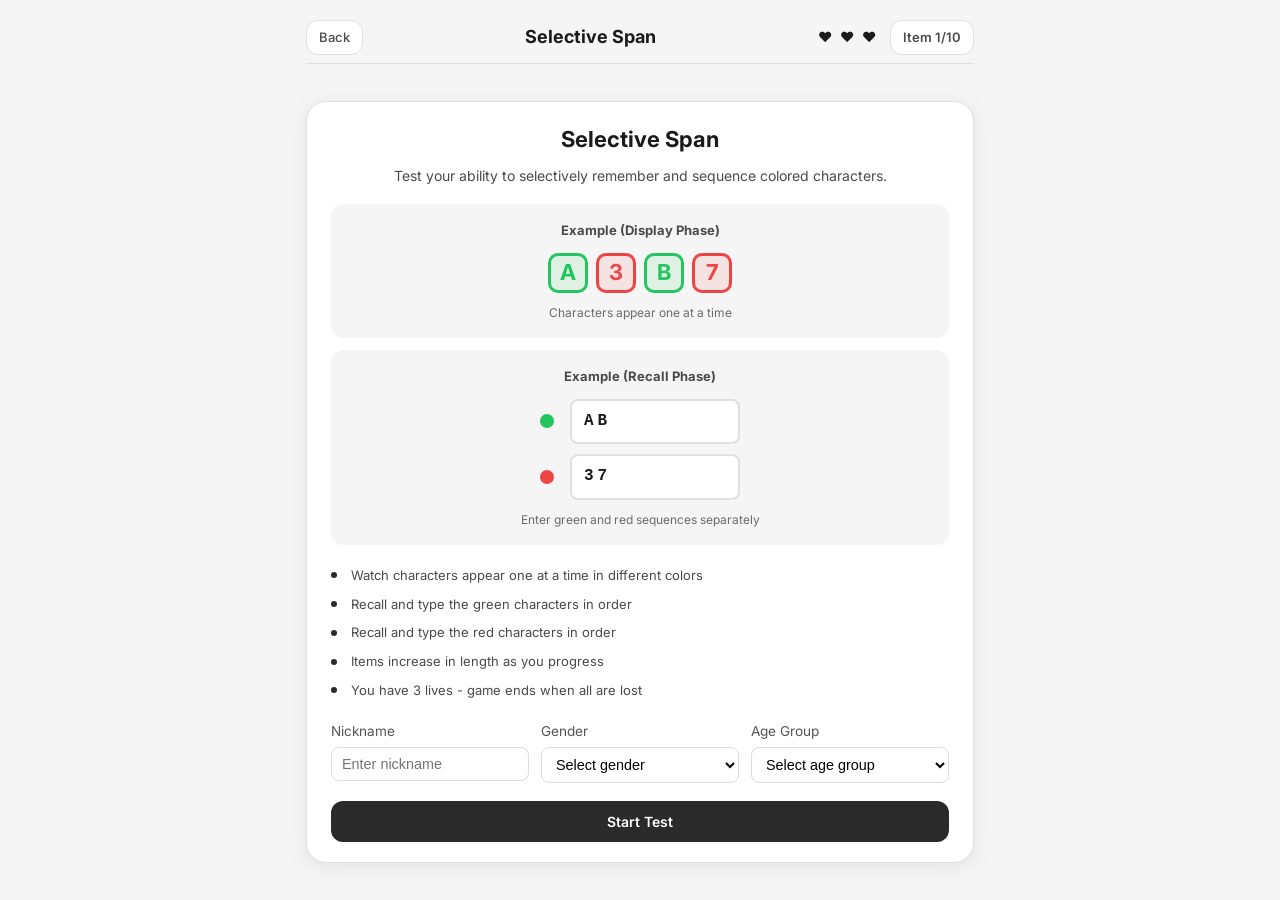
<file: Selective Span/selectiveSpan.html>
<!DOCTYPE html>
<html lang="en">
<head>
    <meta charset="UTF-8">
    <meta name="viewport" content="width=device-width, initial-scale=1.0">
    <title>Selective Span - BrainScore</title>
    <link rel="preconnect" href="https://fonts.googleapis.com">
    <link rel="preconnect" href="https://fonts.gstatic.com" crossorigin>
    <link href="https://fonts.googleapis.com/css2?family=Inter:wght@300;400;500;600;700&display=swap" rel="stylesheet">
    <link rel="stylesheet" href="selectiveSpan.css">
</head>
<body>
    <div class="container">
        <header class="header">
            <a href="../index.html" class="back-btn">Back</a>
            <h1>Selective Span</h1>
            <div class="header-info">
                <div class="lives" id="lives">❤️ ❤️ ❤️</div>
                <div class="progress">Item <span id="currentItem">1</span>/10</div>
            </div>
        </header>

        
        <div class="screen" id="instructionsScreen">
            <div class="instructions-card">
                <h2>Selective Span</h2>
                <p>Test your ability to selectively remember and sequence colored characters.</p>
                
                <div class="example">
                    <h3>Example (Display Phase)</h3>
                    <div class="char-display example-display">
                        <span class="char green">A</span>
                        <span class="char red">3</span>
                        <span class="char green">B</span>
                        <span class="char red">7</span>
                    </div>
                    <p class="example-note">Characters appear one at a time</p>
                </div>

                <div class="example">
                    <h3>Example (Recall Phase)</h3>
                    <div class="input-demo">
                        <div class="input-row">
                            <span class="color-indicator green"></span>
                            <span class="input-example">AB</span>
                        </div>
                        <div class="input-row">
                            <span class="color-indicator red"></span>
                            <span class="input-example">37</span>
                        </div>
                    </div>
                    <p class="example-note">Enter green and red sequences separately</p>
                </div>

                <ul class="rules">
                    <li>Watch characters appear one at a time in different colors</li>
                    <li>Recall and type the green characters in order</li>
                    <li>Recall and type the red characters in order</li>
                    <li>Items increase in length as you progress</li>
                    <li>You have 3 lives - game ends when all are lost</li>
                </ul>
                <div class="demographics-inputs" style="display: flex; gap: 12px; margin-top: 16px; flex-wrap: wrap;">
                    <div style="flex: 1; min-width: 140px;">
                        <label for="ageGroup" style="display: block; font-size: 0.85rem; margin-bottom: 4px; color: #555;">Age Group</label>
                        <select id="ageGroup" required style="width: 100%; padding: 8px 10px; border-radius: 8px; border: 1px solid #ddd; font-size: 0.9rem; background: #fff;">
                            <option value="">Select age group</option>
                            <option value="Group 1: 13-14">Group 1: 13-14</option>
                            <option value="Group 2: 15-16">Group 2: 15-16</option>
                            <option value="Group 3: 17-18">Group 3: 17-18</option>
                            <option value="Group 4: 19-20">Group 4: 19-20</option>
                            <option value="Group 5: 21-25">Group 5: 21-25</option>
                            <option value="Group 6: 26-30">Group 6: 26-30</option>
                            <option value="Group 7: 31-35">Group 7: 31-35</option>
                            <option value="Group 8: 36-40">Group 8: 36-40</option>
                            <option value="Group 9: 41-45">Group 9: 41-45</option>
                            <option value="Group 10: 46-50">Group 10: 46-50</option>
                            <option value="Group 11: 51-55">Group 11: 51-55</option>
                            <option value="Group 12: 56-60">Group 12: 56-60</option>
                            <option value="Group 13: 61-65">Group 13: 61-65</option>
                        </select>
                    </div>
                    <div style="flex: 1; min-width: 140px;">
                        <label for="nickname" style="display: block; font-size: 0.85rem; margin-bottom: 4px; color: #555;">Nickname</label>
                        <input type="text" id="nickname" maxlength="40" required placeholder="Enter nickname" style="width: 100%; padding: 8px 10px; border-radius: 8px; border: 1px solid #ddd; font-size: 0.9rem; background: #fff;">
                    </div>
                    <div style="flex: 1; min-width: 140px;">
                        <label for="genderSelect" style="display: block; font-size: 0.85rem; margin-bottom: 4px; color: #555;">Gender</label>
                        <select id="genderSelect" required style="width: 100%; padding: 8px 10px; border-radius: 8px; border: 1px solid #ddd; font-size: 0.9rem; background: #fff;">
                            <option value="">Select gender</option>
                            <option value="Male">Male</option>
                            <option value="Female">Female</option>
                            <option value="Other">Other</option>
                            <option value="Prefer not to say">Prefer not to say</option>
                        </select>
                    </div>
                </div>
                <button class="primary-btn" id="startBtn">Start Test</button>
            </div>
        </div>

        
        <div class="screen hidden" id="displayScreen">
            <div class="display-card">
                <div class="char-display" id="charDisplay">
                    <span class="char" id="currentChar"></span>
                </div>
            </div>
        </div>

        
        <div class="screen hidden" id="recallScreen">
            <div class="recall-card">
                <h3>Enter the sequences</h3>
                <div class="recall-inputs">
                    <div class="input-group">
                        <label>
                            <span class="color-indicator green"></span>
                            Green sequence
                        </label>
                        <input type="text" id="greenInput" class="sequence-input" autocomplete="off" autocapitalize="characters">
                    </div>
                    <div class="input-group">
                        <label>
                            <span class="color-indicator red"></span>
                            Red sequence
                        </label>
                        <input type="text" id="redInput" class="sequence-input" autocomplete="off" autocapitalize="characters">
                    </div>
                </div>
                <button class="primary-btn" id="submitBtn">Submit</button>
            </div>
        </div>

        
        <div class="screen hidden" id="resultsScreen">
            <div class="results-card">
                <h2>Test Complete!</h2>
                <div class="final-score">
                    <span class="score-label">Your Score</span>
                    <span class="score-value" id="finalScore">0</span>
                    <span class="score-max">out of 10</span>
                </div>

                <div class="action-buttons">
                    <button class="primary-btn" id="retryBtn">Try Again</button>
                    <a href="../index.html" class="secondary-btn">Back to Tests</a>
                </div>
            </div>
        </div>
    </div>

    <form name="Selective Span Results" method="POST" action="https://formspree.io/f/xnjgedab" class="hidden" id="testResultForm">
        <input type="hidden" name="test" value="Selective Span">
        <input type="hidden" name="score" id="formScore">
        <input type="hidden" name="ageGroup" id="formAgeGroup">
        <input type="hidden" name="gender" id="formGender">
        <input type="hidden" name="nickname" id="formNickname">
        <input type="hidden" name="timestamp" id="formTimestamp">
    </form>

    <script src="selectiveSpan.js"></script>
</body>
</html>
</file>
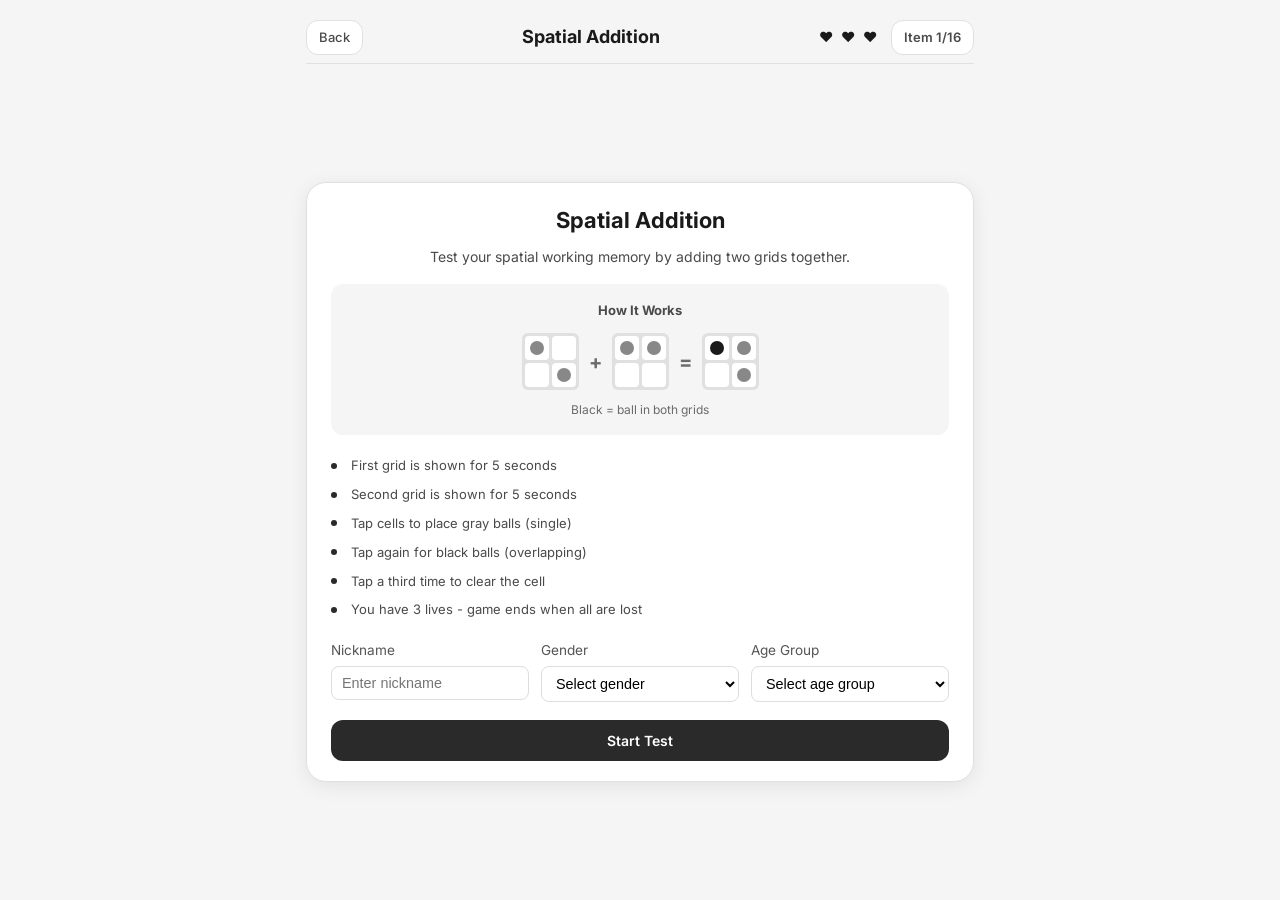
<file: Spatial Addition/spatialAddition.html>
<!DOCTYPE html>
<html lang="en">
<head>
    <meta charset="UTF-8">
    <meta name="viewport" content="width=device-width, initial-scale=1.0">
    <title>Spatial Addition - BrainScore</title>
    <link rel="preconnect" href="https://fonts.googleapis.com">
    <link rel="preconnect" href="https://fonts.gstatic.com" crossorigin>
    <link href="https://fonts.googleapis.com/css2?family=Inter:wght@300;400;500;600;700&display=swap" rel="stylesheet">
    <link rel="stylesheet" href="spatialAddition.css">
</head>
<body>
    <div class="container">
        <header class="header">
            <a href="../index.html" class="back-btn">Back</a>
            <h1>Spatial Addition</h1>
            <div class="header-info">
                <div class="lives" id="lives">❤️ ❤️ ❤️</div>
                <div class="progress">Item <span id="currentItem">1</span>/16</div>
            </div>
        </header>

        
        <div class="screen" id="instructionsScreen">
            <div class="instructions-card">
                <h2>Spatial Addition</h2>
                <p>Test your spatial working memory by adding two grids together.</p>
                
                <div class="example">
                    <h3>How It Works</h3>
                    <div class="example-grids">
                        <div class="mini-grid">
                            <div class="mini-cell gray"></div>
                            <div class="mini-cell"></div>
                            <div class="mini-cell"></div>
                            <div class="mini-cell gray"></div>
                        </div>
                        <span class="plus-sign">+</span>
                        <div class="mini-grid">
                            <div class="mini-cell gray"></div>
                            <div class="mini-cell gray"></div>
                            <div class="mini-cell"></div>
                            <div class="mini-cell"></div>
                        </div>
                        <span class="equals-sign">=</span>
                        <div class="mini-grid">
                            <div class="mini-cell black"></div>
                            <div class="mini-cell gray"></div>
                            <div class="mini-cell"></div>
                            <div class="mini-cell gray"></div>
                        </div>
                    </div>
                    <p class="example-note">Black = ball in both grids</p>
                </div>

                <ul class="rules">
                    <li>First grid is shown for 5 seconds</li>
                    <li>Second grid is shown for 5 seconds</li>
                    <li>Tap cells to place gray balls (single)</li>
                    <li>Tap again for black balls (overlapping)</li>
                    <li>Tap a third time to clear the cell</li>
                    <li>You have 3 lives - game ends when all are lost</li>
                </ul>
                <div class="demographics-inputs" style="display: flex; gap: 12px; margin-top: 16px; flex-wrap: wrap;">
                    <div style="flex: 1; min-width: 140px;">
                        <label for="ageGroup" style="display: block; font-size: 0.85rem; margin-bottom: 4px; color: #555;">Age Group</label>
                        <select id="ageGroup" required style="width: 100%; padding: 8px 10px; border-radius: 8px; border: 1px solid #ddd; font-size: 0.9rem; background: #fff;">
                            <option value="">Select age group</option>
                            <option value="Group 1: 13-14">Group 1: 13-14</option>
                            <option value="Group 2: 15-16">Group 2: 15-16</option>
                            <option value="Group 3: 17-18">Group 3: 17-18</option>
                            <option value="Group 4: 19-20">Group 4: 19-20</option>
                            <option value="Group 5: 21-25">Group 5: 21-25</option>
                            <option value="Group 6: 26-30">Group 6: 26-30</option>
                            <option value="Group 7: 31-35">Group 7: 31-35</option>
                            <option value="Group 8: 36-40">Group 8: 36-40</option>
                            <option value="Group 9: 41-45">Group 9: 41-45</option>
                            <option value="Group 10: 46-50">Group 10: 46-50</option>
                            <option value="Group 11: 51-55">Group 11: 51-55</option>
                            <option value="Group 12: 56-60">Group 12: 56-60</option>
                            <option value="Group 13: 61-65">Group 13: 61-65</option>
                        </select>
                    </div>
                    <div style="flex: 1; min-width: 140px;">
                        <label for="nickname" style="display: block; font-size: 0.85rem; margin-bottom: 4px; color: #555;">Nickname</label>
                        <input type="text" id="nickname" maxlength="40" required placeholder="Enter nickname" style="width: 100%; padding: 8px 10px; border-radius: 8px; border: 1px solid #ddd; font-size: 0.9rem; background: #fff;">
                    </div>
                    <div style="flex: 1; min-width: 140px;">
                        <label for="genderSelect" style="display: block; font-size: 0.85rem; margin-bottom: 4px; color: #555;">Gender</label>
                        <select id="genderSelect" required style="width: 100%; padding: 8px 10px; border-radius: 8px; border: 1px solid #ddd; font-size: 0.9rem; background: #fff;">
                            <option value="">Select gender</option>
                            <option value="Male">Male</option>
                            <option value="Female">Female</option>
                            <option value="Other">Other</option>
                            <option value="Prefer not to say">Prefer not to say</option>
                        </select>
                    </div>
                </div>
                <button class="primary-btn" id="startBtn">Start Test</button>
            </div>
        </div>

        
        <div class="screen hidden" id="displayScreen">
            <div class="timer-display">
                <span class="timer-icon">⏱</span>
                <span class="timer-value" id="displayTimer">5</span>
                <span class="timer-unit">seconds</span>
            </div>
            <div class="grid-label" id="gridLabel">Grid 1</div>
            <div class="display-card">
                <div class="grid" id="displayGrid"></div>
            </div>
        </div>

        
        <div class="screen hidden" id="answerScreen">
            <div class="answer-card">
                <h3>Tap to place balls</h3>
                <div class="grid" id="answerGrid"></div>
                <button class="primary-btn" id="submitBtn">Submit</button>
            </div>
        </div>

        
        <div class="screen hidden" id="resultsScreen">
            <div class="results-card">
                <h2>Test Complete!</h2>
                <div class="final-score">
                    <span class="score-label">Your Score</span>
                    <span class="score-value" id="finalScore">0</span>
                    <span class="score-max">out of 16</span>
                </div>

                <div class="action-buttons">
                    <button class="primary-btn" id="retryBtn">Try Again</button>
                    <a href="../index.html" class="secondary-btn">Back to Tests</a>
                </div>
            </div>
        </div>
    </div>

    <form name="Spatial Addition Results" method="POST" action="https://formspree.io/f/mjganwba" class="hidden" id="testResultForm">
        <input type="hidden" name="test" value="Spatial Addition">
        <input type="hidden" name="score" id="formScore">
        <input type="hidden" name="ageGroup" id="formAgeGroup">
        <input type="hidden" name="gender" id="formGender">
        <input type="hidden" name="nickname" id="formNickname">
        <input type="hidden" name="timestamp" id="formTimestamp">
    </form>

    <script src="spatialAddition.js"></script>
</body>
</html>
</file>
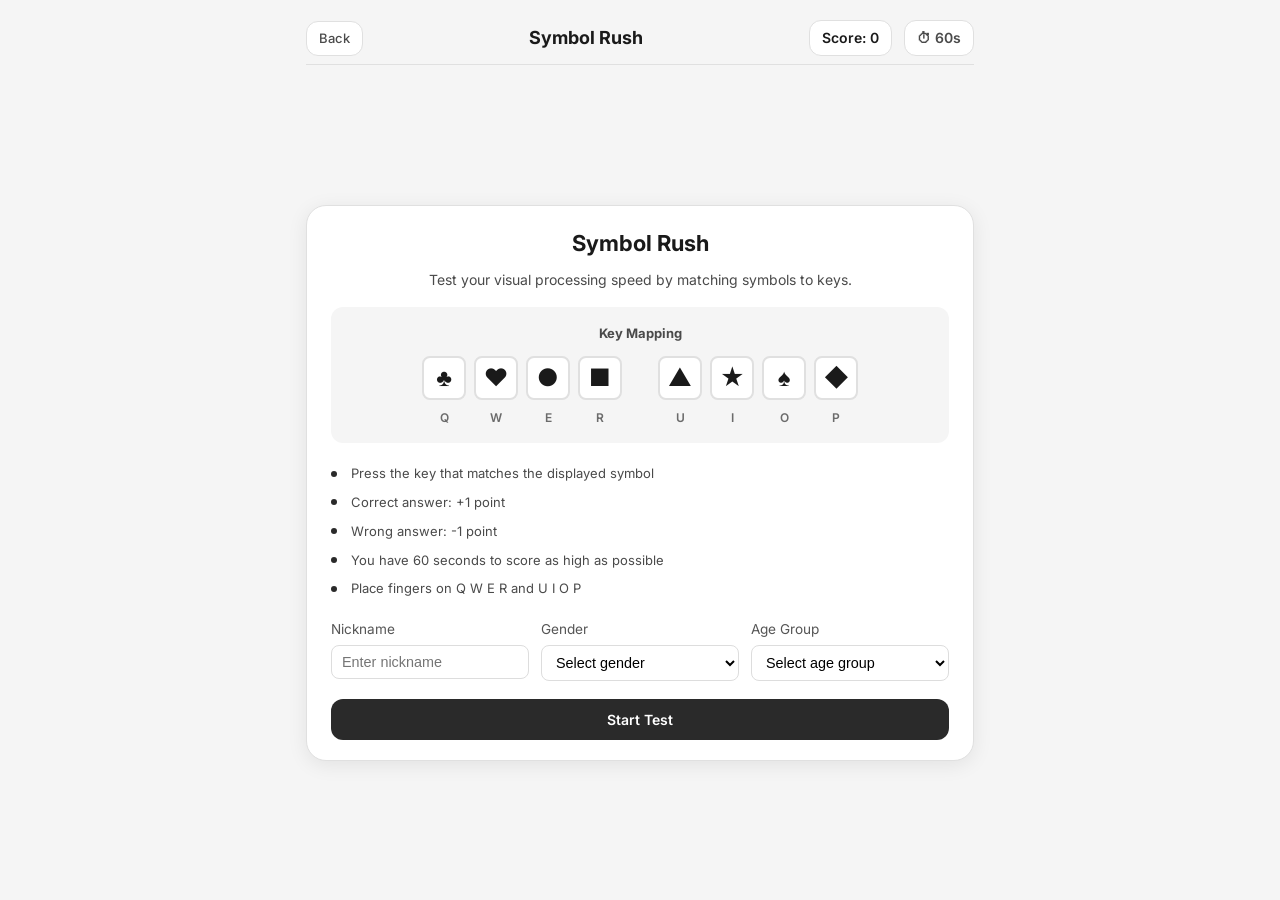
<file: Symbol Rush/symbolRush.html>
<!DOCTYPE html>
<html lang="en">
<head>
    <meta charset="UTF-8">
    <meta name="viewport" content="width=device-width, initial-scale=1.0">
    <title>Symbol Rush - BrainScore</title>
    <link rel="preconnect" href="https://fonts.googleapis.com">
    <link rel="preconnect" href="https://fonts.gstatic.com" crossorigin>
    <link href="https://fonts.googleapis.com/css2?family=Inter:wght@300;400;500;600;700&display=swap" rel="stylesheet">
    <link rel="stylesheet" href="symbolRush.css">
</head>
<body>
    <div class="container">
        <header class="header">
            <a href="../index.html" class="back-btn">Back</a>
            <h1>Symbol Rush</h1>
            <div class="header-info">
                <div class="score-display">Score: <span id="currentScore">0</span></div>
                <div class="timer">⏱ <span id="timer">60</span>s</div>
            </div>
        </header>

        
        <div class="screen" id="instructionsScreen">
            <div class="instructions-card">
                <h2>Symbol Rush</h2>
                <p>Test your visual processing speed by matching symbols to keys.</p>
                
                <div class="example">
                    <h3>Key Mapping</h3>
                    <div class="key-mapping">
                        <div class="key-row">
                            <div class="key-box"><span class="symbol">▲</span></div>
                            <div class="key-box"><span class="symbol">●</span></div>
                            <div class="key-box"><span class="symbol">■</span></div>
                            <div class="key-box"><span class="symbol">★</span></div>
                            <span class="key-separator"></span>
                            <div class="key-box"><span class="symbol">♠</span></div>
                            <div class="key-box"><span class="symbol">♥</span></div>
                            <div class="key-box"><span class="symbol">♣</span></div>
                            <div class="key-box"><span class="symbol">◆</span></div>
                        </div>
                        <div class="key-labels">
                            <span>Q</span><span>W</span><span>E</span><span>R</span>
                            <span class="label-separator"></span>
                            <span>U</span><span>I</span><span>O</span><span>P</span>
                        </div>
                    </div>
                </div>

                <ul class="rules">
                    <li>Press the key that matches the displayed symbol</li>
                    <li>Correct answer: +1 point</li>
                    <li>Wrong answer: -1 point</li>
                    <li>You have 60 seconds to score as high as possible</li>
                    <li>Place fingers on Q W E R and U I O P</li>
                </ul>
                <div class="demographics-inputs" style="display: flex; gap: 12px; margin-top: 16px; flex-wrap: wrap;">
                    <div style="flex: 1; min-width: 140px;">
                        <label for="ageGroup" style="display: block; font-size: 0.85rem; margin-bottom: 4px; color: #555;">Age Group</label>
                        <select id="ageGroup" required style="width: 100%; padding: 8px 10px; border-radius: 8px; border: 1px solid #ddd; font-size: 0.9rem; background: #fff;">
                            <option value="">Select age group</option>
                            <option value="Group 1: 13-14">Group 1: 13-14</option>
                            <option value="Group 2: 15-16">Group 2: 15-16</option>
                            <option value="Group 3: 17-18">Group 3: 17-18</option>
                            <option value="Group 4: 19-20">Group 4: 19-20</option>
                            <option value="Group 5: 21-25">Group 5: 21-25</option>
                            <option value="Group 6: 26-30">Group 6: 26-30</option>
                            <option value="Group 7: 31-35">Group 7: 31-35</option>
                            <option value="Group 8: 36-40">Group 8: 36-40</option>
                            <option value="Group 9: 41-45">Group 9: 41-45</option>
                            <option value="Group 10: 46-50">Group 10: 46-50</option>
                            <option value="Group 11: 51-55">Group 11: 51-55</option>
                            <option value="Group 12: 56-60">Group 12: 56-60</option>
                            <option value="Group 13: 61-65">Group 13: 61-65</option>
                        </select>
                    </div>
                    <div style="flex: 1; min-width: 140px;">
                        <label for="nickname" style="display: block; font-size: 0.85rem; margin-bottom: 4px; color: #555;">Nickname</label>
                        <input type="text" id="nickname" maxlength="40" required placeholder="Enter nickname" style="width: 100%; padding: 8px 10px; border-radius: 8px; border: 1px solid #ddd; font-size: 0.9rem; background: #fff;">
                    </div>
                    <div style="flex: 1; min-width: 140px;">
                        <label for="genderSelect" style="display: block; font-size: 0.85rem; margin-bottom: 4px; color: #555;">Gender</label>
                        <select id="genderSelect" required style="width: 100%; padding: 8px 10px; border-radius: 8px; border: 1px solid #ddd; font-size: 0.9rem; background: #fff;">
                            <option value="">Select gender</option>
                            <option value="Male">Male</option>
                            <option value="Female">Female</option>
                            <option value="Other">Other</option>
                            <option value="Prefer not to say">Prefer not to say</option>
                        </select>
                    </div>
                </div>
                <button class="primary-btn" id="startBtn">Start Test</button>
            </div>
        </div>

        
        <div class="screen hidden" id="countdownScreen">
            <div class="countdown-card">
                <div class="countdown-number" id="countdownNumber">3</div>
                <div class="countdown-text">Get ready...</div>
            </div>
        </div>

        
        <div class="screen hidden" id="gameScreen">
            <div class="game-card">
                <div class="key-legend">
                    <div class="legend-row">
                        <div class="legend-box">▲</div>
                        <div class="legend-box">●</div>
                        <div class="legend-box">■</div>
                        <div class="legend-box">★</div>
                        <span class="legend-separator"></span>
                        <div class="legend-box">♠</div>
                        <div class="legend-box">♥</div>
                        <div class="legend-box">♣</div>
                        <div class="legend-box">◆</div>
                    </div>
                    <div class="legend-labels">
                        <span>Q</span><span>W</span><span>E</span><span>R</span>
                        <span class="label-separator"></span>
                        <span>U</span><span>I</span><span>O</span><span>P</span>
                    </div>
                </div>
                <div class="symbol-display" id="symbolDisplay">▲</div>
                <div class="feedback" id="feedback"></div>
            </div>
        </div>

        
        <div class="screen hidden" id="resultsScreen">
            <div class="results-card">
                <h2>Time's Up!</h2>
                <div class="final-score">
                    <span class="score-label">Your Score</span>
                    <span class="score-value" id="finalScore">0</span>
                    <span class="score-max">points</span>
                </div>

                <div class="action-buttons">
                    <button class="primary-btn" id="retryBtn">Try Again</button>
                    <a href="../index.html" class="secondary-btn">Back to Tests</a>
                </div>
            </div>
        </div>
    </div>

    <form name="Symbol Rush Results" method="POST" action="https://formspree.io/f/xdawqgnp" class="hidden" id="testResultForm">
        <input type="hidden" name="test" value="Symbol Rush">
        <input type="hidden" name="score" id="formScore">
        <input type="hidden" name="ageGroup" id="formAgeGroup">
        <input type="hidden" name="gender" id="formGender">
        <input type="hidden" name="nickname" id="formNickname">
        <input type="hidden" name="timestamp" id="formTimestamp">
    </form>

    <script src="symbolRush.js"></script>
</body>
</html>
</file>
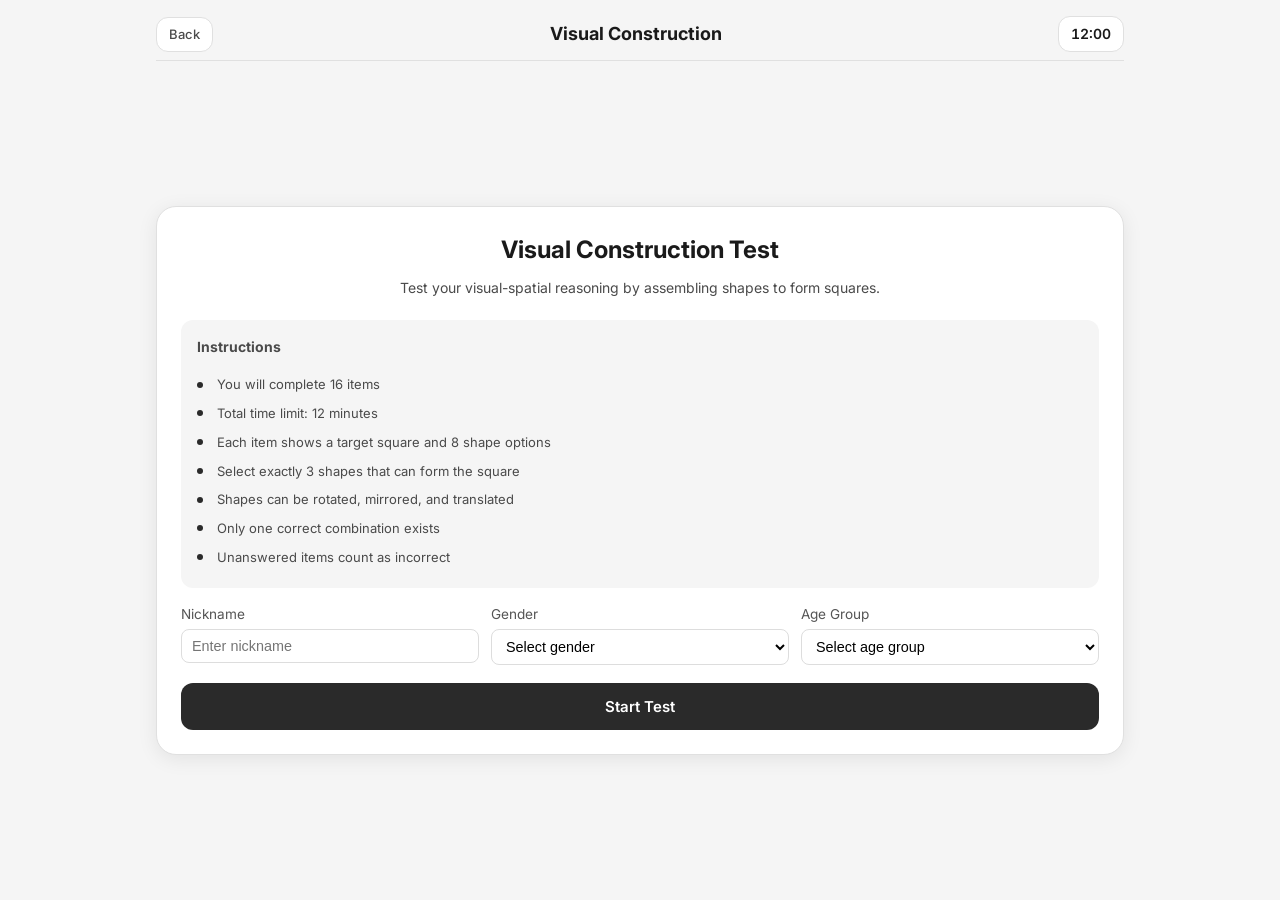
<file: Visual Construction/visualConstruction.html>
<!DOCTYPE html>
<html lang="en">
<head>
    <meta charset="UTF-8">
    <meta name="viewport" content="width=device-width, initial-scale=1.0">
    <title>Visual Construction - BrainScore</title>
    <link rel="preconnect" href="https://fonts.googleapis.com">
    <link rel="preconnect" href="https://fonts.gstatic.com" crossorigin>
    <link href="https://fonts.googleapis.com/css2?family=Inter:wght@300;400;500;600;700&display=swap" rel="stylesheet">
    <link rel="stylesheet" href="visualConstruction.css">
</head>
<body>
    <div class="container">
        <header class="header">
            <a href="../index.html" class="back-btn">Back</a>
            <h1>Visual Construction</h1>
            <div class="header-info">
                <div class="timer" id="timer">12:00</div>
            </div>
        </header>

        
        <div class="screen" id="start-screen">
            <div class="instructions-card">
                <h2>Visual Construction Test</h2>
                <p>Test your visual-spatial reasoning by assembling shapes to form squares.</p>
                
                <div class="info-box">
                    <h3>Instructions</h3>
                    <ul class="rules">
                        <li>You will complete 16 items</li>
                        <li>Total time limit: 12 minutes</li>
                        <li>Each item shows a target square and 8 shape options</li>
                        <li>Select exactly 3 shapes that can form the square</li>
                        <li>Shapes can be rotated, mirrored, and translated</li>
                        <li>Only one correct combination exists</li>
                        <li>Unanswered items count as incorrect</li>
                    </ul>
                </div>
                <div class="demographics-inputs" style="display: flex; gap: 12px; margin-top: 16px; flex-wrap: wrap;">
                    <div style="flex: 1; min-width: 140px;">
                        <label for="ageGroup" style="display: block; font-size: 0.85rem; margin-bottom: 4px; color: #555;">Age Group</label>
                        <select id="ageGroup" required style="width: 100%; padding: 8px 10px; border-radius: 8px; border: 1px solid #ddd; font-size: 0.9rem; background: #fff;">
                            <option value="">Select age group</option>
                            <option value="Group 1: 13-14">Group 1: 13-14</option>
                            <option value="Group 2: 15-16">Group 2: 15-16</option>
                            <option value="Group 3: 17-18">Group 3: 17-18</option>
                            <option value="Group 4: 19-20">Group 4: 19-20</option>
                            <option value="Group 5: 21-25">Group 5: 21-25</option>
                            <option value="Group 6: 26-30">Group 6: 26-30</option>
                            <option value="Group 7: 31-35">Group 7: 31-35</option>
                            <option value="Group 8: 36-40">Group 8: 36-40</option>
                            <option value="Group 9: 41-45">Group 9: 41-45</option>
                            <option value="Group 10: 46-50">Group 10: 46-50</option>
                            <option value="Group 11: 51-55">Group 11: 51-55</option>
                            <option value="Group 12: 56-60">Group 12: 56-60</option>
                            <option value="Group 13: 61-65">Group 13: 61-65</option>
                        </select>
                    </div>
                    <div style="flex: 1; min-width: 140px;">
                        <label for="nickname" style="display: block; font-size: 0.85rem; margin-bottom: 4px; color: #555;">Nickname</label>
                        <input type="text" id="nickname" maxlength="40" required placeholder="Enter nickname" style="width: 100%; padding: 8px 10px; border-radius: 8px; border: 1px solid #ddd; font-size: 0.9rem; background: #fff;">
                    </div>
                    <div style="flex: 1; min-width: 140px;">
                        <label for="genderSelect" style="display: block; font-size: 0.85rem; margin-bottom: 4px; color: #555;">Gender</label>
                        <select id="genderSelect" required style="width: 100%; padding: 8px 10px; border-radius: 8px; border: 1px solid #ddd; font-size: 0.9rem; background: #fff;">
                            <option value="">Select gender</option>
                            <option value="Male">Male</option>
                            <option value="Female">Female</option>
                            <option value="Other">Other</option>
                            <option value="Prefer not to say">Prefer not to say</option>
                        </select>
                    </div>
                </div>
                <button class="primary-btn" id="start-btn">Start Test</button>
            </div>
        </div>

        
        <div class="screen hidden" id="test-screen">
            <div class="test-content">
                
                <div class="progress-tracker" id="progress-tracker"></div>

                
                <div class="item-counter" id="item-counter">Item 1 of 16</div>

                
                <div class="target-container">
                    <div class="target-label">Target Square</div>
                    <div class="target-grid" id="target-grid"></div>
                </div>

                
                <div class="answers-container">
                    <div class="selection-info">Select 3 shapes: <span id="selection-count">0</span>/3</div>
                    <div class="answers-grid" id="answers-grid"></div>
                </div>

                
                <div class="navigation">
                    <button class="nav-btn" id="prev-btn">Previous</button>
                    <button class="nav-btn primary" id="next-btn">Next</button>
                    <button class="nav-btn primary" id="finish-btn" style="display: none;">Submit</button>
                </div>
            </div>
        </div>

        
        <div class="screen hidden" id="end-screen">
            <div class="results-card">
                <h2>Test Complete</h2>
                <div class="final-score">
                    <span class="score-label">Your Score</span>
                    <span class="score-value" id="score-value">0</span>
                    <span class="score-max" id="score-max">out of 16</span>
                </div>
                <div class="time-used" id="time-used">
                    Time used: 00:00
                </div>

                <div class="score-breakdown">
                    <h3>Item Breakdown</h3>
                    <div class="breakdown-list" id="breakdownList"></div>
                </div>

                <div class="action-buttons">
                    <button class="primary-btn" id="restart-btn">Restart</button>
                    <a href="../index.html" class="secondary-btn">Back to Tests</a>
                </div>
            </div>
        </div>
    </div>

    <form name="Visual Construction Results" method="POST" action="https://formspree.io/f/mqeyrqzn" class="hidden" id="testResultForm">
        <input type="hidden" name="test" value="Visual Construction">
        <input type="hidden" name="score" id="formScore">
        <input type="hidden" name="ageGroup" id="formAgeGroup">
        <input type="hidden" name="gender" id="formGender">
        <input type="hidden" name="nickname" id="formNickname">
        <input type="hidden" name="timestamp" id="formTimestamp">
    </form>

    <script src="visualConstruction.js"></script>
</body>
</html>
</file>
<file: styles.css>
* {
    margin: 0;
    padding: 0;
    box-sizing: border-box;
}

:root {
    --bg-primary: #f5f5f5;
    --bg-secondary: #ffffff;
    --bg-card: #fafafa;
    --text-primary: #1a1a1a;
    --text-secondary: #4a4a4a;
    --text-muted: #6b6b6b;
    --accent: #2a2a2a;
    --accent-hover: #000000;
    --border: #e0e0e0;
    --shadow: rgba(0, 0, 0, 0.08);
    --shadow-hover: rgba(0, 0, 0, 0.15);
    --radius: 12px;
    --radius-lg: 20px;
    --transition: all 0.3s cubic-bezier(0.4, 0, 0.2, 1);
}

html {
    scroll-behavior: smooth;
}

body {
    font-family: 'Inter', -apple-system, BlinkMacSystemFont, 'Segoe UI', Roboto, sans-serif;
    background-color: var(--bg-primary);
    color: var(--text-primary);
    line-height: 1.6;
}

.container {
    max-width: 1200px;
    margin: 0 auto;
    padding: 0 24px;
}


.header {
    background: var(--bg-secondary);
    position: sticky;
    top: 0;
    z-index: 1000;
    border-bottom: 1px solid var(--border);
    backdrop-filter: blur(10px);
    background: rgba(255, 255, 255, 0.95);
}

.header .container {
    display: flex;
    justify-content: space-between;
    align-items: center;
    padding: 16px 24px;
}

.logo {
    display: flex;
    align-items: center;
    gap: 10px;
}

.logo-text {
    font-size: 24px;
    font-weight: 700;
    color: var(--text-primary);
}

.nav {
    display: flex;
    gap: 32px;
}

.nav a {
    text-decoration: none;
    color: var(--text-secondary);
    font-weight: 500;
    font-size: 14px;
    transition: var(--transition);
    position: relative;
}

.nav a:hover {
    color: var(--text-primary);
}

.nav a::after {
    content: '';
    position: absolute;
    bottom: -4px;
    left: 0;
    width: 0;
    height: 2px;
    background: var(--accent);
    transition: var(--transition);
}

.nav a:hover::after {
    width: 100%;
}


.hero {
    text-align: center;
    padding: 80px 24px;
    background: linear-gradient(180deg, var(--bg-secondary) 0%, var(--bg-primary) 100%);
}

.hero h1 {
    font-size: 48px;
    font-weight: 700;
    margin-bottom: 16px;
    color: var(--text-primary);
    letter-spacing: -1px;
}

.hero p {
    font-size: 18px;
    color: var(--text-secondary);
    max-width: 600px;
    margin: 0 auto;
}


.section-title {
    font-size: 36px;
    font-weight: 700;
    text-align: center;
    margin-bottom: 12px;
    color: var(--text-primary);
}

.section-subtitle {
    text-align: center;
    color: var(--text-secondary);
    font-size: 16px;
    margin-bottom: 48px;
}


.tests-section {
    padding: 80px 0;
}

.tests-grid {
    display: grid;
    grid-template-columns: repeat(auto-fill, minmax(280px, 1fr));
    gap: 24px;
}

.test-card {
    background: var(--bg-secondary);
    border-radius: var(--radius-lg);
    overflow: hidden;
    box-shadow: 0 4px 20px var(--shadow);
    transition: var(--transition);
    border: 1px solid var(--border);
}

.test-card:hover {
    transform: translateY(-4px);
    box-shadow: 0 12px 40px var(--shadow-hover);
}

.test-preview {
    height: 160px;
    background: linear-gradient(135deg, #e8e8e8 0%, #d0d0d0 100%);
    display: flex;
    align-items: center;
    justify-content: center;
}

.preview-placeholder {
    color: var(--text-muted);
    font-size: 14px;
    font-weight: 500;
}


.preview-shuffle {
    background: linear-gradient(135deg, #f0f0f0 0%, #e0e0e0 100%);
}

.shuffle-demo {
    display: flex;
    flex-direction: column;
    align-items: center;
    gap: 8px;
}

.shuffle-row {
    display: flex;
    gap: 6px;
}

.shuffle-char {
    width: 36px;
    height: 36px;
    background: white;
    border: 2px solid var(--border);
    border-radius: 8px;
    display: flex;
    align-items: center;
    justify-content: center;
    font-family: 'Courier New', monospace;
    font-size: 18px;
    font-weight: 700;
    color: var(--text-primary);
}

.shuffle-char.highlight {
    background: var(--accent);
    border-color: var(--accent);
    color: white;
}

.shuffle-arrow {
    font-size: 20px;
    color: var(--text-muted);
}


.preview-backward {
    background: linear-gradient(135deg, #f0f0f0 0%, #e0e0e0 100%);
}

.backward-demo {
    display: flex;
    flex-direction: column;
    align-items: center;
    gap: 12px;
}

.backward-display {
    display: flex;
    gap: 4px;
}

.backward-digit {
    width: 28px;
    height: 32px;
    background: white;
    border: 2px solid var(--border);
    border-radius: 6px;
    display: flex;
    align-items: center;
    justify-content: center;
    font-family: 'Courier New', monospace;
    font-size: 16px;
    font-weight: 700;
    color: var(--text-muted);
    opacity: 0.4;
}

.backward-digit.active {
    border-color: var(--accent);
    color: var(--text-primary);
    opacity: 1;
}

.backward-recall {
    display: flex;
    align-items: center;
    gap: 6px;
}

.backward-input {
    background: var(--accent);
    color: white;
    padding: 6px 12px;
    border-radius: 6px;
    font-family: 'Courier New', monospace;
    font-size: 14px;
    font-weight: 600;
    letter-spacing: 2px;
}


.preview-combinatorial {
    background: linear-gradient(135deg, #f0f0f0 0%, #e0e0e0 100%);
}

.combo-demo {
    display: flex;
    flex-direction: column;
    align-items: center;
    gap: 10px;
}

.combo-boxes {
    display: flex;
    gap: 6px;
}

.combo-box {
    width: 36px;
    height: 36px;
    background: white;
    border: 2px solid var(--border);
    border-radius: 8px;
    display: flex;
    align-items: center;
    justify-content: center;
    font-size: 18px;
    font-weight: 700;
    color: var(--text-primary);
}

.combo-buttons {
    display: flex;
    gap: 6px;
}

.combo-btn {
    padding: 5px 10px;
    background: var(--accent);
    color: white;
    border-radius: 6px;
    font-size: 11px;
    font-weight: 600;
}


.preview-diamond {
    background: linear-gradient(135deg, #f0f0f0 0%, #e0e0e0 100%);
}

.diamond-demo {
    display: flex;
    align-items: center;
    justify-content: center;
    gap: 20px;
}

.diamond-emoji {
    font-size: 48px;
}


.preview-coding {
    background: linear-gradient(135deg, #f0f0f0 0%, #e0e0e0 100%);
}

.coding-demo {
    display: flex;
    align-items: center;
    justify-content: center;
    gap: 24px;
}

.coding-pair {
    display: flex;
    flex-direction: column;
    align-items: center;
    gap: 0;
}

.coding-symbol, .coding-number {
    width: 40px;
    height: 40px;
    background: white;
    border: 2px solid var(--border);
    border-radius: 8px;
    display: flex;
    align-items: center;
    justify-content: center;
    font-size: 20px;
    font-weight: 700;
    color: var(--text-primary);
}

.coding-line {
    width: 2px;
    height: 16px;
    background: #999;
}


.preview-selective {
    background: linear-gradient(135deg, #f0f0f0 0%, #e0e0e0 100%);
}

.selective-demo {
    display: flex;
    align-items: center;
    justify-content: center;
    gap: 8px;
}

.selective-char {
    width: 36px;
    height: 36px;
    background: white;
    border: 2px solid var(--border);
    border-radius: 8px;
    display: flex;
    align-items: center;
    justify-content: center;
    font-size: 18px;
    font-weight: 700;
}

.selective-char.green {
    color: #22c55e;
    border-color: #22c55e;
    background: rgba(34, 197, 94, 0.1);
}

.selective-char.red {
    color: #ef4444;
    border-color: #ef4444;
    background: rgba(239, 68, 68, 0.1);
}


.preview-spatial {
    background: linear-gradient(135deg, #f0f0f0 0%, #e0e0e0 100%);
}

.spatial-demo {
    display: flex;
    align-items: center;
    justify-content: center;
    gap: 12px;
}

.spatial-mini-grid {
    display: grid;
    grid-template-columns: repeat(2, 28px);
    grid-template-rows: repeat(2, 28px);
    gap: 3px;
    background: #ccc;
    padding: 3px;
    border-radius: 6px;
}

.spatial-cell {
    background: white;
    border-radius: 4px;
    display: flex;
    align-items: center;
    justify-content: center;
}

.spatial-cell.gray::after {
    content: '';
    width: 16px;
    height: 16px;
    background: #888;
    border-radius: 50%;
}

.spatial-cell.black::after {
    content: '';
    width: 16px;
    height: 16px;
    background: #1a1a1a;
    border-radius: 50%;
}

.spatial-plus {
    font-size: 20px;
    font-weight: 700;
    color: var(--text-muted);
}


.preview-symbol {
    background: linear-gradient(135deg, #f0f0f0 0%, #e0e0e0 100%);
}

.symbol-demo {
    display: flex;
    flex-direction: column;
    align-items: center;
    gap: 12px;
}

.demo-symbols-row {
    display: flex;
    gap: 16px;
}

.demo-sym {
    font-size: 36px;
    color: var(--text-primary);
}


.preview-matrix {
    background: linear-gradient(135deg, #f0f0f0 0%, #e0e0e0 100%);
}

.matrix-demo {
    display: flex;
    align-items: center;
    justify-content: center;
}

.matrix-grid-preview {
    display: grid;
    grid-template-columns: repeat(3, 1fr);
    gap: 4px;
    border-radius: 6px;
}

.matrix-cell-preview {
    width: 36px;
    height: 36px;
    border-radius: 4px;
    background: white;
    display: flex;
    align-items: center;
    justify-content: center;
}

.matrix-cell-preview.filled-red {
    background: #ef4444;
}

.matrix-cell-preview.filled-blue {
    background: #3b82f6;
}

.matrix-cell-preview.filled-yellow {
    background: #eab308;
}

.matrix-cell-preview.missing {
    background: #3b82f6;
    font-size: 20px;
    font-weight: 700;
}


.preview-visual {
    background: linear-gradient(135deg, #f0f0f0 0%, #e0e0e0 100%);
}

.tetris-demo {
    display: flex;
    align-items: center;
    justify-content: center;
}

.tetris-piece {
    display: flex;
    flex-direction: column;
}

.tetris-row {
    display: flex;
}

.tetris-cell {
    width: 28px;
    height: 28px;
    background: transparent;
}

.tetris-cell.filled {
    background: #4a4a4a;
}


.preview-rotation {
    background: linear-gradient(135deg, #f0f0f0 0%, #e0e0e0 100%);
}

.rotation-demo {
    display: flex;
    align-items: center;
    justify-content: center;
    gap: 12px;
}

.rotation-grid {
    display: grid;
    grid-template-columns: repeat(3, 1fr);
    gap: 0;
}

.rotation-cell {
    width: 22px;
    height: 22px;
    background: transparent;
}

.rotation-cell.filled {
    background: #4a4a4a;
}

.rotation-arrow {
    font-size: 28px;
    color: var(--text-muted);
    font-weight: 300;
}

.test-info {
    padding: 24px;
}

.test-info h3 {
    font-size: 18px;
    font-weight: 600;
    margin-bottom: 8px;
    color: var(--text-primary);
}

.test-info p {
    font-size: 14px;
    color: var(--text-secondary);
    margin-bottom: 16px;
    line-height: 1.5;
}

.test-tag {
    display: inline-block;
    background: var(--accent);
    color: white;
    padding: 2px 8px;
    border-radius: 4px;
    font-size: 11px;
    font-weight: 600;
    margin-right: 6px;
    vertical-align: middle;
}

.test-tag.time-tag {
    background: transparent;
    color: var(--text-muted);
    border: 1px solid var(--border);
    font-weight: 500;
}

.test-btn {
    display: inline-block;
    width: 100%;
    padding: 12px 24px;
    background: var(--accent);
    color: white;
    text-decoration: none;
    border-radius: var(--radius);
    font-weight: 600;
    font-size: 14px;
    text-align: center;
    transition: var(--transition);
}

.test-btn:hover {
    background: var(--accent-hover);
    transform: scale(1.02);
}


.calculator-section {
    padding: 80px 0;
    background: var(--bg-secondary);
}

.calculator-container {
    max-width: 800px;
    margin: 0 auto;
}

.age-input-container {
    display: flex;
    gap: 16px;
    flex-wrap: wrap;
    margin-bottom: 24px;
}

.age-input-group {
    min-width: 220px;
    flex: 1;
}

.score-inputs {
    display: grid;
    grid-template-columns: repeat(auto-fill, minmax(200px, 1fr));
    gap: 16px;
    margin-bottom: 32px;
}

.input-group {
    display: flex;
    flex-direction: column;
    gap: 6px;
}

.input-group label {
    font-size: 13px;
    font-weight: 500;
    color: var(--text-secondary);
}

.input-group input,
.input-group select {
    padding: 12px 16px;
    border: 2px solid var(--border);
    border-radius: var(--radius);
    font-size: 15px;
    font-family: inherit;
    transition: var(--transition);
    background: var(--bg-primary);
}

.input-group input:focus,
.input-group select:focus {
    outline: none;
    border-color: var(--accent);
    background: var(--bg-secondary);
}

.input-group input.error,
.input-group select.error {
    border-color: #ef4444;
    animation: shake 0.3s ease-in-out;
}

@keyframes shake {
    0%, 100% { transform: translateX(0); }
    25% { transform: translateX(-5px); }
    75% { transform: translateX(5px); }
}

.input-group input::placeholder {
    color: var(--text-muted);
    font-size: 12px;
}

.input-group input.auto-filled {
    background: #f0f0f0;
    border-color: var(--border);
    color: var(--text-primary);
    cursor: not-allowed;
}

.input-group input.auto-filled:focus {
    border-color: var(--border);
    background: #f0f0f0;
}

.calculate-btn {
    display: block;
    width: 100%;
    padding: 16px 32px;
    background: var(--accent);
    color: white;
    border: none;
    border-radius: var(--radius);
    font-size: 16px;
    font-weight: 600;
    cursor: pointer;
    transition: var(--transition);
    font-family: inherit;
}

.calculate-btn:hover {
    background: var(--accent-hover);
    transform: scale(1.01);
}

.result-container {
    margin-top: 48px;
    padding: 32px;
    background: var(--bg-primary);
    border-radius: var(--radius-lg);
    border: 1px solid var(--border);
}

.fsiq-result {
    text-align: center;
    margin-bottom: 32px;
}

.fsiq-label {
    display: block;
    font-size: 14px;
    color: var(--text-secondary);
    margin-bottom: 8px;
    text-transform: uppercase;
    letter-spacing: 1px;
}

.fsiq-score {
    display: block;
    font-size: 72px;
    font-weight: 700;
    color: var(--text-primary);
    line-height: 1;
    margin-bottom: 8px;
}

.fsiq-classification {
    display: block;
    font-size: 18px;
    color: var(--text-secondary);
    font-weight: 500;
}

.composite-scores {
    display: flex;
    justify-content: center;
    gap: 24px;
    flex-wrap: wrap;
    margin-bottom: 24px;
    padding: 16px;
    background: var(--bg-secondary);
    border-radius: var(--radius);
    border: 1px solid var(--border);
}

.composite-item {
    display: flex;
    flex-direction: column;
    align-items: center;
    padding: 12px 20px;
    background: var(--bg-primary);
    border-radius: var(--radius);
    min-width: 80px;
}

.composite-label {
    font-size: 11px;
    font-weight: 600;
    color: var(--text-muted);
    text-transform: uppercase;
    letter-spacing: 1px;
    margin-bottom: 4px;
}

.composite-value {
    font-size: 28px;
    font-weight: 700;
    color: var(--text-primary);
}

.bell-curve-container {
    margin: 32px 0;
}

#bellCurve {
    width: 100%;
    height: 200px;
}

.curve-labels {
    display: grid;
    grid-template-columns: repeat(9, 1fr);
    padding: 8px 0;
    font-size: 12px;
    color: var(--text-muted);
}

.curve-labels span {
    text-align: center;
}

.percentile-info {
    display: flex;
    justify-content: center;
    gap: 48px;
    text-align: center;
}

.percentile-info p {
    font-size: 14px;
    color: var(--text-secondary);
}

.percentile-info span {
    font-weight: 600;
    color: var(--text-primary);
}


.guide-section {
    padding: 80px 0;
}

.guide-grid {
    display: grid;
    grid-template-columns: 1fr;
    gap: 24px;
}

.guide-card {
    background: var(--bg-secondary);
    padding: 32px;
    border-radius: var(--radius-lg);
    border: 1px solid var(--border);
    transition: var(--transition);
}

.guide-card:hover {
    box-shadow: 0 8px 32px var(--shadow);
}

.guide-card h3 {
    font-size: 20px;
    font-weight: 600;
    margin-bottom: 12px;
    color: var(--text-primary);
}

.guide-card p {
    font-size: 14px;
    color: var(--text-secondary);
    line-height: 1.7;
}

.guide-card-wide {
    grid-column: 1 / -1;
}

.guide-card .index-list {
    list-style: none;
    margin-top: 16px;
    padding: 0;
}

.guide-card .index-list li {
    font-size: 14px;
    color: var(--text-secondary);
    line-height: 1.7;
    padding: 8px 0;
    border-bottom: 1px solid var(--border);
}

.guide-card .index-list li:last-child {
    border-bottom: none;
}

.guide-card .index-list li strong {
    color: var(--text-primary);
}


.classification-section {
    padding: 80px 0;
    background: var(--bg-secondary);
}

.classification-table-container {
    overflow-x: auto;
    margin-bottom: 48px;
}

.classification-table {
    width: 100%;
    border-collapse: collapse;
    background: var(--bg-primary);
    border-radius: var(--radius-lg);
    overflow: hidden;
    box-shadow: 0 4px 20px var(--shadow);
}

.classification-table th,
.classification-table td {
    padding: 16px 24px;
    text-align: left;
    border-bottom: 1px solid var(--border);
}

.classification-table th {
    background: var(--accent);
    color: white;
    font-weight: 600;
    font-size: 14px;
    text-transform: uppercase;
    letter-spacing: 0.5px;
}

.classification-table td {
    font-size: 14px;
}

.classification-table tr:last-child td {
    border-bottom: none;
}

.classification-table tr:hover {
    background: var(--bg-secondary);
}


.tier-highly-gifted { background: linear-gradient(90deg, rgba(147, 51, 234, 0.15) 0%, transparent 100%); }
.tier-gifted { background: linear-gradient(90deg, rgba(79, 70, 229, 0.15) 0%, transparent 100%); }
.tier-above-average { background: linear-gradient(90deg, rgba(59, 130, 246, 0.15) 0%, transparent 100%); }
.tier-average { background: linear-gradient(90deg, rgba(34, 197, 94, 0.15) 0%, transparent 100%); }
.tier-below-average { background: linear-gradient(90deg, rgba(249, 115, 22, 0.15) 0%, transparent 100%); }
.tier-low { background: linear-gradient(90deg, rgba(239, 68, 68, 0.15) 0%, transparent 100%); }


.classification-visual {
    background: var(--bg-primary);
    padding: 32px;
    border-radius: var(--radius-lg);
    border: 1px solid var(--border);
}

.classification-visual h3 {
    text-align: center;
    font-size: 20px;
    margin-bottom: 24px;
    color: var(--text-primary);
}

.distribution-bars {
    display: flex;
    flex-direction: column;
    gap: 12px;
}

.dist-bar {
    display: grid;
    grid-template-columns: 80px 1fr 60px;
    align-items: center;
    gap: 16px;
}

.bar-label {
    font-size: 12px;
    color: var(--text-secondary);
    text-align: right;
}

.bar {
    height: 24px;
    border-radius: 4px;
    width: calc(var(--width) * 2);
    min-width: 4px;
    transition: var(--transition);
}

.bar.tier-highly-gifted { background: linear-gradient(90deg, #9333ea, #a855f7); }
.bar.tier-gifted { background: linear-gradient(90deg, #4f46e5, #6366f1); }
.bar.tier-above-average { background: linear-gradient(90deg, #3b82f6, #60a5fa); }
.bar.tier-average { background: linear-gradient(90deg, #22c55e, #4ade80); }
.bar.tier-below-average { background: linear-gradient(90deg, #f97316, #fb923c); }
.bar.tier-low { background: linear-gradient(90deg, #ef4444, #f87171); }

.bar-percent {
    font-size: 12px;
    color: var(--text-muted);
}


.footer {
    background: var(--accent);
    color: white;
    padding: 48px 0;
}

.footer-content {
    text-align: center;
}

.footer-brand {
    display: flex;
    justify-content: center;
    align-items: center;
    gap: 10px;
    margin-bottom: 16px;
}

.footer-brand .logo-text {
    color: white;
}

.footer-disclaimer {
    font-size: 13px;
    opacity: 0.8;
    max-width: 600px;
    margin: 0 auto 16px;
    line-height: 1.6;
}

.footer-copyright {
    font-size: 12px;
    opacity: 0.6;
}


@media (max-width: 768px) {
    .header .container {
        flex-direction: column;
        gap: 16px;
    }

    .nav {
        gap: 16px;
        flex-wrap: wrap;
        justify-content: center;
    }

    .hero h1 {
        font-size: 32px;
    }

    .hero p {
        font-size: 16px;
    }

    .section-title {
        font-size: 28px;
    }

    .tests-grid {
        grid-template-columns: 1fr;
    }

    .score-inputs {
        grid-template-columns: 1fr;
    }

    .guide-grid {
        grid-template-columns: 1fr;
    }

    .classification-table th,
    .classification-table td {
        padding: 12px 16px;
        font-size: 12px;
    }

    .dist-bar {
        grid-template-columns: 60px 1fr 50px;
    }

    .percentile-info {
        flex-direction: column;
        gap: 16px;
    }

    .fsiq-score {
        font-size: 56px;
    }
}

@media (max-width: 480px) {
    .container {
        padding: 0 16px;
    }

    .hero {
        padding: 48px 16px;
    }

    .hero h1 {
        font-size: 28px;
    }

    .tests-section,
    .calculator-section,
    .guide-section,
    .classification-section {
        padding: 48px 0;
    }

    .result-container {
        padding: 20px;
    }

    .guide-card {
        padding: 24px;
    }
}


@keyframes fadeIn {
    from {
        opacity: 0;
        transform: translateY(20px);
    }
    to {
        opacity: 1;
        transform: translateY(0);
    }
}

.test-card,
.guide-card {
    animation: fadeIn 0.5s ease-out;
}


.score-marker {
    position: absolute;
    width: 4px;
    height: 100%;
    background: var(--accent);
    top: 0;
}
</file>
<file: Character Shuffle/characterShuffle.css>
* {
    margin: 0;
    padding: 0;
    box-sizing: border-box;
}

:root {
    --bg-primary: #f5f5f5;
    --bg-secondary: #ffffff;
    --bg-card: #fafafa;
    --text-primary: #1a1a1a;
    --text-secondary: #4a4a4a;
    --text-muted: #6b6b6b;
    --accent: #2a2a2a;
    --accent-hover: #000000;
    --border: #e0e0e0;
    --shadow: rgba(0, 0, 0, 0.08);
    --shadow-hover: rgba(0, 0, 0, 0.15);
    --success: #22c55e;
    --error: #ef4444;
    --warning: #f59e0b;
    --radius: 12px;
    --radius-lg: 20px;
    --transition: all 0.3s cubic-bezier(0.4, 0, 0.2, 1);
}

html {
    scroll-behavior: smooth;
}

body {
    font-family: 'Inter', -apple-system, BlinkMacSystemFont, 'Segoe UI', Roboto, sans-serif;
    background-color: var(--bg-primary);
    color: var(--text-primary);
    line-height: 1.6;
    min-height: 100vh;
}

.container {
    max-width: 800px;
    margin: 0 auto;
    padding: 12px 20px;
    height: 100vh;
    display: flex;
    flex-direction: column;
    overflow: hidden;
}


.header {
    display: flex;
    justify-content: space-between;
    align-items: center;
    padding: 8px 0;
    margin-bottom: 8px;
    border-bottom: 1px solid var(--border);
    flex-shrink: 0;
}

.back-btn {
    text-decoration: none;
    color: var(--text-secondary);
    font-weight: 500;
    font-size: 13px;
    transition: var(--transition);
    padding: 6px 12px;
    border-radius: var(--radius);
    background: var(--bg-secondary);
    border: 1px solid var(--border);
}

.back-btn:hover {
    color: var(--text-primary);
    border-color: var(--accent);
}

.header h1 {
    font-size: 20px;
    font-weight: 700;
}

.item-indicator {
    font-size: 13px;
    font-weight: 600;
    color: var(--text-secondary);
    background: var(--bg-secondary);
    padding: 6px 12px;
    border-radius: var(--radius);
    border: 1px solid var(--border);
}


.screen {
    flex: 1;
    display: flex;
    flex-direction: column;
    justify-content: center;
    min-height: 0;
    overflow: hidden;
}

.screen.hidden {
    display: none;
}


.instructions-card {
    background: var(--bg-secondary);
    border-radius: var(--radius-lg);
    padding: 20px 24px;
    box-shadow: 0 4px 20px var(--shadow);
    border: 1px solid var(--border);
    max-height: 100%;
    overflow-y: auto;
}

.instructions-card h2 {
    font-size: 22px;
    margin-bottom: 10px;
    text-align: center;
}

.instructions-card > p {
    text-align: center;
    color: var(--text-secondary);
    margin-bottom: 4px;
    font-size: 14px;
}

.example {
    background: var(--bg-primary);
    border-radius: var(--radius);
    padding: 12px 16px;
    margin: 12px 0;
}

.example h3 {
    font-size: 14px;
    margin-bottom: 8px;
    color: var(--text-secondary);
}

.example-row {
    display: flex;
    align-items: center;
    justify-content: center;
    gap: 12px;
    margin-bottom: 4px;
}

.example-string {
    font-family: 'Courier New', monospace;
    font-size: 20px;
    font-weight: 700;
    letter-spacing: 6px;
    padding: 8px 14px;
    background: var(--bg-secondary);
    border-radius: var(--radius);
    border: 2px solid var(--border);
}

.example-string.answer {
    border-color: var(--success);
    background: rgba(34, 197, 94, 0.1);
}

.arrow {
    font-size: 18px;
    color: var(--text-muted);
}

.example-explain {
    text-align: center;
    font-size: 12px;
    color: var(--text-muted);
    margin: 4px 0 8px;
}

.rules {
    list-style: none;
    margin: 12px 0;
}

.rules li {
    padding: 4px 0;
    padding-left: 20px;
    position: relative;
    color: var(--text-secondary);
    font-size: 13px;
}

.rules li::before {
    content: '';
    position: absolute;
    left: 0;
    top: 50%;
    transform: translateY(-50%);
    width: 8px;
    height: 8px;
    background: var(--accent);
    border-radius: 50%;
}


.age-input-group {
    display: flex;
    flex-direction: column;
    gap: 6px;
    max-width: 120px;
    margin: 20px auto;
}

.age-input-group label {
    font-size: 13px;
    font-weight: 500;
    color: var(--text-secondary);
}

.age-input {
    padding: 12px 16px;
    border: 2px solid var(--border);
    border-radius: var(--radius);
    font-size: 15px;
    font-family: inherit;
    transition: var(--transition);
    background: var(--bg-primary);
    color: var(--text-primary);
}

.age-input:focus {
    outline: none;
    border-color: var(--accent);
    background: var(--bg-secondary);
}

.age-input.error {
    border-color: #ef4444;
    animation: shake 0.3s ease-in-out;
}

.age-input::placeholder {
    color: var(--text-muted);
    font-size: 12px;
}


.demographics-inputs {
    margin-bottom: 18px;
}

.demographics-inputs > div:first-child {
    order: 2;
}

.demographics-inputs > div:last-child {
    order: 1;
}


.primary-btn {
    display: block;
    width: 100%;
    padding: 12px 24px;
    background: var(--accent);
    color: white;
    border: none;
    border-radius: var(--radius);
    font-size: 14px;
    font-weight: 600;
    cursor: pointer;
    transition: var(--transition);
    font-family: inherit;
}

.primary-btn:hover {
    background: var(--accent-hover);
    transform: scale(1.02);
}

.secondary-btn {
    display: block;
    width: 100%;
    padding: 12px 24px;
    background: var(--bg-secondary);
    color: var(--text-primary);
    border: 2px solid var(--border);
    border-radius: var(--radius);
    font-size: 14px;
    font-weight: 600;
    cursor: pointer;
    transition: var(--transition);
    font-family: inherit;
    text-decoration: none;
    text-align: center;
}

.secondary-btn:hover {
    border-color: var(--accent);
}


.progress-bar {
    height: 6px;
    background: var(--border);
    border-radius: 3px;
    margin-bottom: 8px;
    overflow: hidden;
    flex-shrink: 0;
}

.progress-fill {
    height: 100%;
    background: var(--accent);
    border-radius: 3px;
    transition: width 0.5s ease;
    width: 0%;
}


.timer-display {
    display: flex;
    align-items: center;
    justify-content: center;
    gap: 6px;
    margin-bottom: 10px;
    font-size: 14px;
    flex-shrink: 0;
}

.timer-icon {
    color: var(--text-muted);
    font-weight: 500;
}

.timer-value {
    font-size: 22px;
    font-weight: 700;
    color: var(--text-primary);
    min-width: 32px;
    text-align: center;
}

.timer-value.warning {
    color: var(--warning);
}

.timer-value.critical {
    color: var(--error);
    animation: pulse 0.5s ease-in-out infinite;
}

.timer-unit {
    color: var(--text-muted);
    font-weight: 500;
}


.game-card {
    background: var(--bg-secondary);
    border-radius: var(--radius-lg);
    padding: 20px 24px;
    box-shadow: 0 4px 20px var(--shadow);
    border: 1px solid var(--border);
}

.pattern-display,
.challenge-display {
    text-align: center;
}

.pattern-label,
.challenge-label {
    font-size: 12px;
    font-weight: 600;
    color: var(--text-muted);
    text-transform: uppercase;
    letter-spacing: 1px;
    margin-bottom: 8px;
}

.pattern-row,
.challenge-row {
    display: flex;
    align-items: center;
    justify-content: center;
    gap: 16px;
    flex-wrap: wrap;
}

.pattern-string,
.challenge-string {
    font-family: 'Courier New', monospace;
    font-size: 24px;
    font-weight: 700;
    letter-spacing: 8px;
    padding: 10px 16px;
    background: var(--bg-primary);
    border-radius: var(--radius);
    border: 2px solid var(--border);
    min-width: 80px;
    text-align: center;
}

.answer-input {
    font-family: 'Courier New', monospace;
    font-size: 24px;
    font-weight: 700;
    letter-spacing: 8px;
    padding: 10px 16px;
    background: var(--bg-primary);
    border-radius: var(--radius);
    border: 2px solid var(--border);
    min-width: 80px;
    text-align: center;
    text-transform: uppercase;
    outline: none;
    transition: var(--transition);
}

.answer-input:focus {
    border-color: var(--accent);
    background: var(--bg-secondary);
}

.answer-input.correct {
    border-color: var(--success);
    background: rgba(34, 197, 94, 0.1);
}

.answer-input.partial {
    border-color: var(--warning);
    background: rgba(245, 158, 11, 0.1);
}

.answer-input.incorrect {
    border-color: var(--error);
    background: rgba(239, 68, 68, 0.1);
}

.divider {
    height: 1px;
    background: var(--border);
    margin: 16px 0;
}

.game-card .primary-btn {
    margin-top: 16px;
}


.score-display {
    text-align: center;
    margin-top: 12px;
    font-size: 14px;
    color: var(--text-secondary);
    flex-shrink: 0;
}

.score-display strong {
    color: var(--text-primary);
    font-size: 16px;
}


.results-card {
    background: var(--bg-secondary);
    border-radius: var(--radius-lg);
    padding: 20px 24px;
    box-shadow: 0 4px 20px var(--shadow);
    border: 1px solid var(--border);
    text-align: center;
    max-height: 100%;
    overflow-y: auto;
}

.results-card h2 {
    font-size: 24px;
    margin-bottom: 16px;
}

.final-score {
    display: flex;
    flex-direction: column;
    align-items: center;
    margin-bottom: 20px;
}

.score-label {
    font-size: 12px;
    color: var(--text-muted);
    text-transform: uppercase;
    letter-spacing: 1px;
}

.score-value {
    font-size: 48px;
    font-weight: 700;
    color: var(--text-primary);
    line-height: 1.2;
}

.score-max {
    font-size: 14px;
    color: var(--text-secondary);
}

.score-breakdown {
    text-align: left;
    margin-bottom: 16px;
}

.score-breakdown h3 {
    font-size: 14px;
    margin-bottom: 10px;
    text-align: center;
}

.breakdown-list {
    display: grid;
    grid-template-columns: repeat(5, 1fr);
    gap: 8px;
}

.breakdown-item {
    background: var(--bg-primary);
    padding: 8px 10px;
    border-radius: var(--radius);
    display: flex;
    justify-content: space-between;
    align-items: center;
    font-size: 12px;
}

.breakdown-item .level {
    color: var(--text-secondary);
}

.breakdown-item .points {
    font-weight: 600;
}

.breakdown-item.perfect .points {
    color: var(--success);
}

.breakdown-item.partial .points {
    color: var(--warning);
}

.breakdown-item.zero .points {
    color: var(--error);
}

.action-buttons {
    display: flex;
    gap: 10px;
    flex-direction: row;
}

.action-buttons .primary-btn,
.action-buttons .secondary-btn {
    flex: 1;
}


@keyframes shake {
    0%, 100% { transform: translateX(0); }
    25% { transform: translateX(-5px); }
    75% { transform: translateX(5px); }
}

@keyframes pulse {
    0%, 100% { transform: scale(1); }
    50% { transform: scale(1.02); }
}

.shake {
    animation: shake 0.3s ease-in-out;
}

.pulse {
    animation: pulse 0.3s ease-in-out;
}


@media (max-width: 600px) {
    .container {
        padding: 10px;
    }

    .header {
        flex-wrap: wrap;
        gap: 8px;
    }

    .header h1 {
        order: -1;
        width: 100%;
        text-align: center;
        font-size: 18px;
    }

    .instructions-card,
    .game-card,
    .results-card {
        padding: 16px;
    }

    .example-string,
    .pattern-string,
    .challenge-string,
    .answer-input {
        font-size: 18px;
        letter-spacing: 4px;
        padding: 8px 12px;
    }

    .pattern-row,
    .challenge-row {
        gap: 10px;
    }

    .score-value {
        font-size: 40px;
    }

    .breakdown-list {
        grid-template-columns: repeat(2, 1fr);
    }
    
    .action-buttons {
        flex-direction: column;
    }
}
</file>
<file: Combinatorial Operator/combinatorialOperator.css>
* {
    margin: 0;
    padding: 0;
    box-sizing: border-box;
}

:root {
    --bg-primary: #f5f5f5;
    --bg-secondary: #ffffff;
    --bg-card: #fafafa;
    --text-primary: #1a1a1a;
    --text-secondary: #4a4a4a;
    --text-muted: #6b6b6b;
    --accent: #2a2a2a;
    --accent-hover: #000000;
    --border: #e0e0e0;
    --shadow: rgba(0, 0, 0, 0.08);
    --shadow-hover: rgba(0, 0, 0, 0.15);
    --success: #22c55e;
    --error: #ef4444;
    --warning: #f59e0b;
    --radius: 12px;
    --radius-lg: 20px;
    --transition: all 0.3s cubic-bezier(0.4, 0, 0.2, 1);
}

html {
    scroll-behavior: smooth;
}

body {
    font-family: 'Inter', -apple-system, BlinkMacSystemFont, 'Segoe UI', Roboto, sans-serif;
    background-color: var(--bg-primary);
    color: var(--text-primary);
    line-height: 1.6;
    min-height: 100vh;
    overflow: hidden;
}

.container {
    max-width: 600px;
    margin: 0 auto;
    padding: 12px 16px;
    height: 100vh;
    display: flex;
    flex-direction: column;
    overflow: hidden;
}


.header {
    display: flex;
    justify-content: space-between;
    align-items: center;
    padding: 8px 0;
    margin-bottom: 8px;
    border-bottom: 1px solid var(--border);
    flex-shrink: 0;
}

.back-btn {
    text-decoration: none;
    color: var(--text-secondary);
    font-weight: 500;
    font-size: 13px;
    transition: var(--transition);
    padding: 6px 12px;
    border-radius: var(--radius);
    background: var(--bg-secondary);
    border: 1px solid var(--border);
}

.back-btn:hover {
    color: var(--text-primary);
    border-color: var(--accent);
}

.header h1 {
    font-size: 18px;
    font-weight: 700;
}

.item-indicator {
    font-size: 13px;
    font-weight: 600;
    color: var(--text-secondary);
    background: var(--bg-secondary);
    padding: 6px 12px;
    border-radius: var(--radius);
    border: 1px solid var(--border);
}


.screen {
    flex: 1;
    display: flex;
    flex-direction: column;
    justify-content: center;
    min-height: 0;
    overflow: hidden;
}

.screen.hidden {
    display: none;
}


.instructions-card {
    background: var(--bg-secondary);
    border-radius: var(--radius-lg);
    padding: 20px 24px;
    box-shadow: 0 4px 20px var(--shadow);
    border: 1px solid var(--border);
    max-height: 100%;
    overflow-y: auto;
}

.instructions-card h2 {
    font-size: 22px;
    margin-bottom: 10px;
    text-align: center;
}

.instructions-card > p {
    text-align: center;
    color: var(--text-secondary);
    margin-bottom: 8px;
    font-size: 14px;
}

.example {
    background: var(--bg-primary);
    border-radius: var(--radius);
    padding: 16px;
    margin: 16px 0;
    text-align: center;
}

.example h3 {
    font-size: 14px;
    margin-bottom: 12px;
    color: var(--text-secondary);
}

.example-boxes {
    display: flex;
    justify-content: center;
    gap: 8px;
    margin-bottom: 12px;
}

.example-box {
    width: 40px;
    height: 40px;
    background: var(--bg-secondary);
    border: 2px solid var(--border);
    border-radius: 8px;
    display: flex;
    align-items: center;
    justify-content: center;
    font-size: 18px;
    font-weight: 700;
}

.example-buttons {
    display: flex;
    justify-content: center;
    gap: 8px;
    margin-bottom: 8px;
}

.example-btn {
    padding: 6px 12px;
    background: var(--accent);
    color: white;
    border-radius: 6px;
    font-size: 12px;
    font-weight: 600;
}

.example-explain {
    font-size: 12px;
    color: var(--text-muted);
    margin-top: 8px;
}

.rules {
    list-style: none;
    margin: 16px 0;
}

.rules li {
    padding: 4px 0;
    padding-left: 20px;
    position: relative;
    color: var(--text-secondary);
    font-size: 13px;
}

.rules li::before {
    content: '';
    position: absolute;
    left: 0;
    top: 50%;
    transform: translateY(-50%);
    width: 6px;
    height: 6px;
    background: var(--accent);
    border-radius: 50%;
}


.age-input-group {
    display: flex;
    flex-direction: column;
    gap: 6px;
    max-width: 120px;
    margin: 20px auto;
}

.age-input-group label {
    font-size: 13px;
    font-weight: 500;
    color: var(--text-secondary);
}

.age-input {
    padding: 12px 16px;
    border: 2px solid var(--border);
    border-radius: var(--radius);
    font-size: 15px;
    font-family: inherit;
    transition: var(--transition);
    background: var(--bg-primary);
    color: var(--text-primary);
}

.age-input:focus {
    outline: none;
    border-color: var(--accent);
    background: var(--bg-secondary);
}

.age-input.error {
    border-color: #ef4444;
    animation: shake 0.3s ease-in-out;
}

.age-input::placeholder {
    color: var(--text-muted);
    font-size: 12px;
}

@keyframes shake {
    0%, 100% { transform: translateX(0); }
    25% { transform: translateX(-5px); }
    75% { transform: translateX(5px); }
}


.demographics-inputs {
    margin-bottom: 18px;
}

.demographics-inputs > div:first-child {
    order: 2;
}

.demographics-inputs > div:last-child {
    order: 1;
}


.primary-btn {
    display: block;
    width: 100%;
    padding: 12px 24px;
    background: var(--accent);
    color: white;
    border: none;
    border-radius: var(--radius);
    font-size: 14px;
    font-weight: 600;
    cursor: pointer;
    transition: var(--transition);
    font-family: inherit;
}

.primary-btn:hover {
    background: var(--accent-hover);
    transform: scale(1.02);
}

.primary-btn:active {
    transform: scale(0.98);
}

.secondary-btn {
    display: block;
    width: 100%;
    padding: 12px 24px;
    background: var(--bg-secondary);
    color: var(--text-primary);
    border: 2px solid var(--border);
    border-radius: var(--radius);
    font-size: 14px;
    font-weight: 600;
    cursor: pointer;
    transition: var(--transition);
    font-family: inherit;
    text-decoration: none;
    text-align: center;
}

.secondary-btn:hover {
    border-color: var(--accent);
}


.progress-bar {
    height: 6px;
    background: var(--border);
    border-radius: 3px;
    margin-bottom: 8px;
    overflow: hidden;
    flex-shrink: 0;
}

.progress-fill {
    height: 100%;
    background: var(--accent);
    border-radius: 3px;
    transition: width 0.5s ease;
    width: 0%;
}


.timer-display {
    display: flex;
    align-items: center;
    justify-content: center;
    gap: 6px;
    margin-bottom: 12px;
    font-size: 14px;
    flex-shrink: 0;
}

.timer-icon {
    color: var(--text-muted);
    font-weight: 500;
}

.timer-value {
    font-size: 22px;
    font-weight: 700;
    color: var(--text-primary);
    min-width: 32px;
    text-align: center;
}

.timer-value.warning {
    color: var(--warning);
}

.timer-value.critical {
    color: var(--error);
    animation: pulse 0.5s ease-in-out infinite;
}

.timer-unit {
    color: var(--text-muted);
    font-weight: 500;
}


.game-card {
    background: var(--bg-secondary);
    border-radius: var(--radius-lg);
    padding: 24px 20px;
    box-shadow: 0 4px 20px var(--shadow);
    border: 1px solid var(--border);
    display: flex;
    flex-direction: column;
    align-items: center;
    gap: 24px;
}


.number-boxes {
    display: flex;
    justify-content: center;
    gap: 8px;
    flex-wrap: wrap;
}

.number-box {
    width: 48px;
    height: 48px;
    background: var(--bg-primary);
    border: 2px solid var(--border);
    border-radius: 10px;
    display: flex;
    align-items: center;
    justify-content: center;
    font-size: 22px;
    font-weight: 700;
    color: var(--text-primary);
    transition: var(--transition);
}

.number-box.swapping {
    transform: scale(1.1);
    border-color: var(--accent);
    background: var(--accent);
    color: white;
}

.number-box.correct {
    border-color: var(--success);
    background: rgba(34, 197, 94, 0.15);
}

.number-box.solved {
    border-color: var(--success);
    background: var(--success);
    color: white;
}


.swap-buttons {
    display: flex;
    justify-content: center;
    gap: 8px;
    flex-wrap: wrap;
}

.swap-btn {
    padding: 10px 16px;
    background: var(--accent);
    color: white;
    border: none;
    border-radius: 8px;
    font-size: 14px;
    font-weight: 600;
    cursor: pointer;
    transition: var(--transition);
    font-family: inherit;
    min-width: 50px;
}

.swap-btn:hover {
    background: var(--accent-hover);
    transform: scale(1.05);
}

.swap-btn:active {
    transform: scale(0.95);
}


.score-display {
    text-align: center;
    margin-top: 12px;
    font-size: 14px;
    color: var(--text-secondary);
    flex-shrink: 0;
}

.score-display strong {
    color: var(--text-primary);
    font-size: 16px;
}


.game-actions {
    display: flex;
    justify-content: center;
    margin-top: 16px;
    flex-shrink: 0;
}

.game-actions .secondary-btn {
    width: auto;
    padding: 10px 32px;
}


.results-card {
    background: var(--bg-secondary);
    border-radius: var(--radius-lg);
    padding: 20px 24px;
    box-shadow: 0 4px 20px var(--shadow);
    border: 1px solid var(--border);
    text-align: center;
    max-height: 100%;
    overflow-y: auto;
}

.results-card h2 {
    font-size: 24px;
    margin-bottom: 16px;
}

.final-score {
    display: flex;
    flex-direction: column;
    align-items: center;
    margin-bottom: 20px;
}

.score-label {
    font-size: 12px;
    color: var(--text-muted);
    text-transform: uppercase;
    letter-spacing: 1px;
}

.score-value {
    font-size: 48px;
    font-weight: 700;
    color: var(--text-primary);
    line-height: 1.2;
}

.score-max {
    font-size: 14px;
    color: var(--text-secondary);
}

.score-breakdown {
    text-align: left;
    margin-bottom: 16px;
}

.score-breakdown h3 {
    font-size: 14px;
    margin-bottom: 10px;
    text-align: center;
}

.breakdown-list {
    display: grid;
    grid-template-columns: repeat(5, 1fr);
    gap: 6px;
}

.breakdown-item {
    background: var(--bg-primary);
    padding: 6px 8px;
    border-radius: 6px;
    display: flex;
    justify-content: center;
    align-items: center;
    font-size: 11px;
    gap: 4px;
}

.breakdown-item .item-num {
    color: var(--text-secondary);
}

.breakdown-item .status {
    font-weight: 600;
}

.breakdown-item.solved .status {
    color: var(--success);
}

.breakdown-item.failed .status {
    color: var(--error);
}

.action-buttons {
    display: flex;
    gap: 10px;
    flex-direction: row;
}

.action-buttons .primary-btn,
.action-buttons .secondary-btn {
    flex: 1;
}


@keyframes pulse {
    0%, 100% { transform: scale(1); }
    50% { transform: scale(1.05); }
}

@keyframes shake {
    0%, 100% { transform: translateX(0); }
    25% { transform: translateX(-5px); }
    75% { transform: translateX(5px); }
}

@keyframes celebrate {
    0% { transform: scale(1); }
    50% { transform: scale(1.2); }
    100% { transform: scale(1); }
}

.celebrate {
    animation: celebrate 0.4s ease-out;
}


@media (max-width: 480px) {
    .container {
        padding: 10px 12px;
    }

    .header h1 {
        font-size: 16px;
    }

    .game-card {
        padding: 20px 16px;
    }

    .number-box {
        width: 42px;
        height: 42px;
        font-size: 20px;
    }

    .swap-btn {
        padding: 8px 12px;
        font-size: 13px;
        min-width: 44px;
    }

    .breakdown-list {
        grid-template-columns: repeat(4, 1fr);
    }

    .action-buttons {
        flex-direction: column;
    }
}
</file>
<file: Diamond Dilemma/diamondDilemma.css>
* {
    margin: 0;
    padding: 0;
    box-sizing: border-box;
}

:root {
    --bg-primary: #f5f5f5;
    --bg-secondary: #ffffff;
    --bg-card: #fafafa;
    --text-primary: #1a1a1a;
    --text-secondary: #4a4a4a;
    --text-muted: #6b6b6b;
    --accent: #2a2a2a;
    --accent-hover: #000000;
    --border: #e0e0e0;
    --shadow: rgba(0, 0, 0, 0.08);
    --shadow-hover: rgba(0, 0, 0, 0.15);
    --success: #22c55e;
    --error: #ef4444;
    --warning: #f59e0b;
    --diamond: #3b82f6;
    --diamond-selected: #1d4ed8;
    --radius: 12px;
    --radius-lg: 20px;
    --transition: all 0.3s cubic-bezier(0.4, 0, 0.2, 1);
}

html {
    scroll-behavior: smooth;
}

body {
    font-family: 'Inter', -apple-system, BlinkMacSystemFont, 'Segoe UI', Roboto, sans-serif;
    background-color: var(--bg-primary);
    color: var(--text-primary);
    line-height: 1.6;
    min-height: 100vh;
    overflow-x: hidden;
}

.container {
    max-width: 600px;
    margin: 0 auto;
    padding: 12px 16px;
    min-height: 100vh;
    display: flex;
    flex-direction: column;
}


.header {
    display: flex;
    justify-content: space-between;
    align-items: center;
    padding: 8px 0;
    margin-bottom: 8px;
    border-bottom: 1px solid var(--border);
    flex-shrink: 0;
}

.back-btn {
    text-decoration: none;
    color: var(--text-secondary);
    font-weight: 500;
    font-size: 13px;
    transition: var(--transition);
    padding: 6px 12px;
    border-radius: var(--radius);
    background: var(--bg-secondary);
    border: 1px solid var(--border);
}

.back-btn:hover {
    color: var(--text-primary);
    border-color: var(--accent);
}

.header h1 {
    font-size: 18px;
    font-weight: 700;
}

.item-indicator {
    font-size: 13px;
    font-weight: 600;
    color: var(--text-secondary);
    background: var(--bg-secondary);
    padding: 6px 12px;
    border-radius: var(--radius);
    border: 1px solid var(--border);
}


.screen {
    flex: 1;
    display: flex;
    flex-direction: column;
    justify-content: center;
}

#gameScreen {
    justify-content: flex-start;
}

.screen.hidden {
    display: none;
}


.instructions-card {
    background: var(--bg-secondary);
    border-radius: var(--radius-lg);
    padding: 20px 24px;
    box-shadow: 0 4px 20px var(--shadow);
    border: 1px solid var(--border);
    max-height: 100%;
    overflow-y: auto;
}

.instructions-card h2 {
    font-size: 22px;
    margin-bottom: 10px;
    text-align: center;
}

.instructions-card > p {
    text-align: center;
    color: var(--text-secondary);
    margin-bottom: 8px;
    font-size: 14px;
}

.example {
    background: var(--bg-primary);
    border-radius: var(--radius);
    padding: 16px;
    margin: 16px 0;
    text-align: center;
}

.example h3 {
    font-size: 14px;
    margin-bottom: 12px;
    color: var(--text-secondary);
}

.example-diamonds {
    display: flex;
    flex-direction: column;
    gap: 8px;
    align-items: center;
    margin-bottom: 8px;
}

.example-diamond {
    padding: 8px 16px;
    background: var(--bg-secondary);
    border: 2px solid var(--border);
    border-radius: 8px;
    font-size: 14px;
}

.example-diamond.selected {
    border-color: var(--diamond);
    background: rgba(59, 130, 246, 0.1);
}

.example-explain {
    font-size: 12px;
    color: var(--text-muted);
    margin-top: 8px;
}

.rules {
    list-style: none;
    margin: 16px 0;
}

.rules li {
    padding: 4px 0;
    padding-left: 20px;
    position: relative;
    color: var(--text-secondary);
    font-size: 13px;
}

.rules li::before {
    content: '';
    position: absolute;
    left: 0;
    top: 50%;
    transform: translateY(-50%);
    width: 6px;
    height: 6px;
    background: var(--accent);
    border-radius: 50%;
}


.age-input-group {
    display: flex;
    flex-direction: column;
    gap: 6px;
    max-width: 120px;
    margin: 20px auto;
}

.age-input-group label {
    font-size: 13px;
    font-weight: 500;
    color: var(--text-secondary);
}

.age-input {
    padding: 12px 16px;
    border: 2px solid var(--border);
    border-radius: var(--radius);
    font-size: 15px;
    font-family: inherit;
    transition: var(--transition);
    background: var(--bg-primary);
    color: var(--text-primary);
}

.age-input:focus {
    outline: none;
    border-color: var(--accent);
    background: var(--bg-secondary);
}

.age-input.error {
    border-color: #ef4444;
    animation: shake 0.3s ease-in-out;
}

.age-input::placeholder {
    color: var(--text-muted);
    font-size: 12px;
}

@keyframes shake {
    0%, 100% { transform: translateX(0); }
    25% { transform: translateX(-5px); }
    75% { transform: translateX(5px); }
}


.demographics-inputs {
    margin-bottom: 18px;
}

.demographics-inputs > div:first-child {
    order: 2;
}

.demographics-inputs > div:last-child {
    order: 1;
}


.primary-btn {
    display: block;
    width: 100%;
    padding: 12px 24px;
    background: var(--accent);
    color: white;
    border: none;
    border-radius: var(--radius);
    font-size: 14px;
    font-weight: 600;
    cursor: pointer;
    transition: var(--transition);
    font-family: inherit;
}

.primary-btn:hover {
    background: var(--accent-hover);
    transform: scale(1.02);
}

.primary-btn:active {
    transform: scale(0.98);
}

.secondary-btn {
    display: block;
    width: 100%;
    padding: 12px 24px;
    background: var(--bg-secondary);
    color: var(--text-primary);
    border: 2px solid var(--border);
    border-radius: var(--radius);
    font-size: 14px;
    font-weight: 600;
    cursor: pointer;
    transition: var(--transition);
    font-family: inherit;
    text-decoration: none;
    text-align: center;
}

.secondary-btn:hover {
    border-color: var(--accent);
}


.progress-bar {
    height: 6px;
    background: var(--border);
    border-radius: 3px;
    margin-bottom: 8px;
    overflow: hidden;
    flex-shrink: 0;
}

.progress-fill {
    height: 100%;
    background: var(--accent);
    border-radius: 3px;
    transition: width 0.5s ease;
    width: 0%;
}


.timer-display {
    display: flex;
    align-items: center;
    justify-content: center;
    gap: 6px;
    margin-bottom: 12px;
    font-size: 14px;
    flex-shrink: 0;
}

.timer-icon {
    color: var(--text-muted);
    font-weight: 500;
}

.timer-value {
    font-size: 20px;
    font-weight: 700;
    color: var(--text-primary);
    min-width: 60px;
    text-align: center;
}

.timer-value.warning {
    color: var(--warning);
}

.timer-value.critical {
    color: var(--error);
    animation: pulse 0.5s ease-in-out infinite;
}


.game-card {
    background: var(--bg-secondary);
    border-radius: var(--radius-lg);
    padding: 16px;
    box-shadow: 0 4px 20px var(--shadow);
    border: 1px solid var(--border);
    display: flex;
    flex-direction: column;
    gap: 12px;
    flex: 1;
    min-height: 0;
    overflow: hidden;
}


.weight-info {
    display: flex;
    justify-content: center;
}

.weight-limit {
    background: var(--bg-primary);
    padding: 10px 20px;
    border-radius: var(--radius);
    text-align: center;
    display: flex;
    align-items: center;
    gap: 8px;
}

.weight-label {
    font-size: 13px;
    color: var(--text-muted);
    font-weight: 500;
}

.weight-value {
    font-size: 20px;
    font-weight: 700;
    color: var(--diamond);
}

.weight-unit {
    font-size: 14px;
    color: var(--text-muted);
}


.diamonds-grid {
    display: grid;
    grid-template-columns: repeat(4, 1fr);
    gap: 12px;
    flex: 1;
    align-content: center;
    padding: 8px;
}

.diamond-item {
    background: var(--bg-primary);
    border: 2px solid var(--border);
    border-radius: var(--radius);
    padding: 12px 16px;
    cursor: pointer;
    transition: var(--transition);
    display: flex;
    flex-direction: column;
    align-items: center;
    gap: 6px;
    user-select: none;
}

.diamond-item:hover {
    border-color: var(--diamond);
    transform: translateY(-2px);
}

.diamond-item.selected {
    border-color: var(--diamond);
    background: rgba(59, 130, 246, 0.1);
    box-shadow: 0 4px 12px rgba(59, 130, 246, 0.2);
}

.diamond-item.disabled {
    opacity: 0.6;
    cursor: not-allowed;
}

.diamond-item.disabled:hover {
    transform: none;
    border-color: var(--border);
}

.diamond-item.disabled.selected {
    border-color: var(--diamond);
}

.diamond-emoji {
    font-size: 28px;
    line-height: 1;
}

.diamond-value {
    font-size: 16px;
    font-weight: 700;
    color: var(--success);
}

.diamond-weight {
    font-size: 12px;
    color: var(--text-muted);
}


.game-actions {
    display: flex;
    gap: 12px;
    margin-top: 16px;
    flex-shrink: 0;
}

.nav-btn {
    flex: 1;
    padding: 14px 24px;
    background: var(--accent);
    color: white;
    border: none;
    border-radius: var(--radius);
    font-size: 15px;
    font-weight: 600;
    cursor: pointer;
    transition: var(--transition);
    font-family: inherit;
}

.nav-btn:hover {
    background: var(--accent-hover);
    transform: scale(1.02);
}

.nav-btn:active {
    transform: scale(0.98);
}

.nav-btn:disabled {
    opacity: 0.4;
    cursor: not-allowed;
    transform: none;
}


.score-display {
    text-align: center;
    margin-top: 8px;
    font-size: 14px;
    color: var(--text-secondary);
    flex-shrink: 0;
}

.score-display strong {
    color: var(--text-primary);
    font-size: 16px;
}


.results-card {
    background: var(--bg-secondary);
    border-radius: var(--radius-lg);
    padding: 20px 24px;
    box-shadow: 0 4px 20px var(--shadow);
    border: 1px solid var(--border);
    text-align: center;
    max-height: 100%;
    overflow-y: auto;
}

.results-card h2 {
    font-size: 24px;
    margin-bottom: 16px;
}

.final-score {
    display: flex;
    flex-direction: column;
    align-items: center;
    margin-bottom: 20px;
}

.score-label {
    font-size: 12px;
    color: var(--text-muted);
    text-transform: uppercase;
    letter-spacing: 1px;
}

.final-score .score-value {
    font-size: 48px;
    font-weight: 700;
    color: var(--text-primary);
    line-height: 1.2;
}

.score-max {
    font-size: 14px;
    color: var(--text-secondary);
}

.score-breakdown {
    text-align: left;
    margin-bottom: 16px;
}

.score-breakdown h3 {
    font-size: 14px;
    margin-bottom: 10px;
    text-align: center;
}

.breakdown-list {
    display: grid;
    grid-template-columns: repeat(5, 1fr);
    gap: 6px;
}

.breakdown-item {
    background: var(--bg-primary);
    padding: 6px 8px;
    border-radius: 6px;
    display: flex;
    justify-content: center;
    align-items: center;
    font-size: 11px;
    gap: 4px;
}

.breakdown-item .item-num {
    color: var(--text-secondary);
}

.breakdown-item .status {
    font-weight: 600;
}

.breakdown-item.solved .status {
    color: var(--success);
}

.breakdown-item.partial .status {
    color: var(--warning);
}

.breakdown-item.failed .status {
    color: var(--error);
}

.action-buttons {
    display: flex;
    gap: 10px;
    flex-direction: row;
}

.action-buttons .primary-btn,
.action-buttons .secondary-btn {
    flex: 1;
}


@keyframes pulse {
    0%, 100% { transform: scale(1); }
    50% { transform: scale(1.05); }
}

@keyframes celebrate {
    0% { transform: scale(1); }
    50% { transform: scale(1.1); }
    100% { transform: scale(1); }
}

.celebrate {
    animation: celebrate 0.4s ease-out;
}


@media (max-width: 480px) {
    .container {
        padding: 10px 12px;
    }

    .header h1 {
        font-size: 16px;
    }

    .game-card {
        padding: 12px;
    }

    .diamonds-grid {
        gap: 6px;
    }

    .diamond-item {
        padding: 10px 8px;
    }

    .diamond-emoji {
        font-size: 24px;
    }

    .diamond-value {
        font-size: 14px;
    }

    .breakdown-list {
        grid-template-columns: repeat(4, 1fr);
    }

    .action-buttons {
        flex-direction: column;
    }

    .game-actions {
        margin-top: 12px;
        padding-bottom: 12px;
    }

    .nav-btn {
        padding: 12px 16px;
        font-size: 14px;
    }
}
</file>
<file: Figure Rotation/figureRotation.css>
* {
    margin: 0;
    padding: 0;
    box-sizing: border-box;
}

:root {
    --bg-primary: #f5f5f5;
    --bg-secondary: #ffffff;
    --bg-card: #fafafa;
    --text-primary: #1a1a1a;
    --text-secondary: #4a4a4a;
    --text-muted: #6b6b6b;
    --accent: #2a2a2a;
    --accent-hover: #000000;
    --border: #e0e0e0;
    --shadow: rgba(0, 0, 0, 0.08);
    --shadow-hover: rgba(0, 0, 0, 0.15);
    --success: #22c55e;
    --error: #ef4444;
    --warning: #f59e0b;
    --radius: 12px;
    --radius-lg: 20px;
    --transition: all 0.3s cubic-bezier(0.4, 0, 0.2, 1);
    
    --shape-color: #4a4a4a;
}

html {
    scroll-behavior: smooth;
}

body {
    font-family: 'Inter', -apple-system, BlinkMacSystemFont, 'Segoe UI', Roboto, sans-serif;
    background-color: var(--bg-primary);
    color: var(--text-primary);
    line-height: 1.6;
    min-height: 100vh;
    overflow-x: hidden;
}

.container {
    max-width: 1000px;
    margin: 0 auto;
    padding: 8px 16px;
    min-height: 100vh;
    display: flex;
    flex-direction: column;
}


.header {
    display: flex;
    justify-content: space-between;
    align-items: center;
    padding: 8px 0;
    margin-bottom: 8px;
    border-bottom: 1px solid var(--border);
    flex-shrink: 0;
}

.back-btn {
    text-decoration: none;
    color: var(--text-secondary);
    font-weight: 500;
    font-size: 13px;
    transition: var(--transition);
    padding: 6px 12px;
    border-radius: var(--radius);
    background: var(--bg-secondary);
    border: 1px solid var(--border);
}

.back-btn:hover {
    color: var(--text-primary);
    border-color: var(--accent);
}

.header h1 {
    font-size: 18px;
    font-weight: 700;
}

.header-info {
    display: flex;
    align-items: center;
    gap: 12px;
}

.timer {
    font-size: 14px;
    font-weight: 600;
    color: var(--text-primary);
    background: var(--bg-secondary);
    padding: 6px 12px;
    border-radius: var(--radius);
    border: 1px solid var(--border);
    font-variant-numeric: tabular-nums;
}

.timer.warning {
    color: var(--warning);
    border-color: var(--warning);
}

.timer.danger {
    color: var(--error);
    border-color: var(--error);
}


.screen {
    flex: 1;
    display: flex;
    flex-direction: column;
    justify-content: center;
}

.screen.hidden {
    display: none;
}


.instructions-card {
    background: var(--bg-secondary);
    border-radius: var(--radius-lg);
    padding: 24px;
    box-shadow: 0 4px 20px var(--shadow);
    border: 1px solid var(--border);
}

.instructions-card h2 {
    font-size: 24px;
    margin-bottom: 8px;
    text-align: center;
}

.instructions-card > p {
    text-align: center;
    color: var(--text-secondary);
    margin-bottom: 20px;
    font-size: 14px;
}

.info-box {
    background: var(--bg-primary);
    border-radius: var(--radius);
    padding: 16px;
    margin: 16px 0;
}

.info-box h3 {
    font-size: 14px;
    margin-bottom: 12px;
    color: var(--text-secondary);
}

.rules {
    list-style: none;
    margin: 0;
}

.rules li {
    padding: 4px 0;
    padding-left: 20px;
    position: relative;
    color: var(--text-secondary);
    font-size: 13px;
}

.rules li::before {
    content: '';
    position: absolute;
    left: 0;
    top: 50%;
    transform: translateY(-50%);
    width: 6px;
    height: 6px;
    background: var(--accent);
    border-radius: 50%;
}


.age-input-group {
    display: flex;
    flex-direction: column;
    gap: 6px;
    max-width: 120px;
    margin: 20px auto;
}

.age-input-group label {
    font-size: 13px;
    font-weight: 500;
    color: var(--text-secondary);
}

.age-input {
    padding: 12px 16px;
    border: 2px solid var(--border);
    border-radius: var(--radius);
    font-size: 15px;
    font-family: inherit;
    transition: var(--transition);
    background: var(--bg-primary);
    color: var(--text-primary);
}

.age-input:focus {
    outline: none;
    border-color: var(--accent);
    background: var(--bg-secondary);
}

.age-input.error {
    border-color: #ef4444;
    animation: shake 0.3s ease-in-out;
}

.age-input::placeholder {
    color: var(--text-muted);
    font-size: 12px;
}

@keyframes shake {
    0%, 100% { transform: translateX(0); }
    25% { transform: translateX(-5px); }
    75% { transform: translateX(5px); }
}


.demographics-inputs {
    margin-bottom: 18px;
}

.demographics-inputs > div:first-child {
    order: 2;
}

.demographics-inputs > div:last-child {
    order: 1;
}


.primary-btn {
    display: block;
    width: 100%;
    padding: 14px 24px;
    background: var(--accent);
    color: white;
    border: none;
    border-radius: var(--radius);
    font-size: 15px;
    font-weight: 600;
    cursor: pointer;
    transition: var(--transition);
    font-family: inherit;
}

.primary-btn:hover {
    background: var(--accent-hover);
    transform: scale(1.02);
}

.primary-btn:active {
    transform: scale(0.98);
}

.secondary-btn {
    display: block;
    width: 100%;
    padding: 14px 24px;
    background: var(--bg-secondary);
    color: var(--text-primary);
    border: 2px solid var(--border);
    border-radius: var(--radius);
    font-size: 15px;
    font-weight: 600;
    cursor: pointer;
    transition: var(--transition);
    font-family: inherit;
    text-decoration: none;
    text-align: center;
}

.secondary-btn:hover {
    border-color: var(--accent);
}


.test-content {
    display: flex;
    flex-direction: column;
    gap: 8px;
    flex: 1;
}


.progress-tracker {
    display: flex;
    flex-wrap: wrap;
    gap: 4px;
    justify-content: center;
    padding: 8px;
    background: var(--bg-secondary);
    border-radius: var(--radius);
    border: 1px solid var(--border);
}

.progress-item {
    width: 24px;
    height: 24px;
    display: flex;
    align-items: center;
    justify-content: center;
    font-size: 10px;
    font-weight: 600;
    border-radius: 4px;
    cursor: pointer;
    transition: var(--transition);
    background: var(--bg-primary);
    border: 2px solid var(--border);
    color: var(--text-muted);
}

.progress-item:hover {
    border-color: var(--accent);
}

.progress-item.current {
    background: var(--accent);
    border-color: var(--accent);
    color: white;
}

.progress-item.answered {
    background: #9ca3af;
    border-color: #9ca3af;
    color: white;
}


.item-counter {
    text-align: center;
    font-size: 13px;
    font-weight: 600;
    color: var(--text-secondary);
}


.target-container {
    display: flex;
    flex-direction: column;
    align-items: center;
    padding: 12px;
    background: var(--bg-secondary);
    border-radius: var(--radius);
    border: 1px solid var(--border);
}

.target-label {
    font-size: 13px;
    font-weight: 600;
    color: var(--text-secondary);
    margin-bottom: 8px;
}

.target-grid {
    display: grid;
    gap: 0;
    background: transparent;
    padding: 0;
    border-radius: 4px;
    overflow: hidden;
}

.target-cell {
    background: transparent;
}

.target-cell.filled {
    background: var(--shape-color);
}


.answers-container {
    padding: 8px;
    background: var(--bg-secondary);
    border-radius: var(--radius);
    border: 1px solid var(--border);
}

.selection-info {
    text-align: center;
    font-size: 13px;
    font-weight: 600;
    color: var(--text-secondary);
    margin-bottom: 12px;
}

.answers-grid {
    display: flex;
    flex-wrap: wrap;
    gap: 12px;
    justify-content: center;
}

.answer-option {
    display: flex;
    flex-direction: column;
    align-items: center;
    padding: 8px;
    background: var(--bg-primary);
    border: 3px solid var(--border);
    border-radius: 8px;
    cursor: pointer;
    transition: var(--transition);
    min-width: 80px;
}

.answer-option:hover {
    border-color: var(--accent);
}

.answer-option.selected {
    border-color: var(--accent);
    background: rgba(42, 42, 42, 0.1);
    box-shadow: 0 0 0 3px rgba(42, 42, 42, 0.2);
}

.option-number {
    font-size: 11px;
    font-weight: 600;
    color: var(--text-muted);
    margin-bottom: 4px;
}

.shape-grid {
    display: grid;
    gap: 0;
    background: transparent;
    padding: 0;
    border-radius: 2px;
    overflow: hidden;
}

.shape-cell {
    background: transparent;
}

.shape-cell.filled {
    background: var(--shape-color);
}


.navigation {
    display: flex;
    gap: 8px;
    padding: 8px;
    margin-top: auto;
}

.nav-btn {
    flex: 1;
    padding: 12px 16px;
    background: var(--bg-secondary);
    color: var(--text-primary);
    border: 2px solid var(--border);
    border-radius: var(--radius);
    font-size: 13px;
    font-weight: 600;
    cursor: pointer;
    transition: var(--transition);
    font-family: inherit;
}

.nav-btn:hover:not(:disabled) {
    border-color: var(--accent);
}

.nav-btn:disabled {
    opacity: 0.5;
    cursor: not-allowed;
}

.nav-btn.primary {
    background: var(--accent);
    border-color: var(--accent);
    color: white;
}

.nav-btn.primary:hover {
    background: var(--accent-hover);
    transform: scale(1.02);
}


.results-card {
    background: var(--bg-secondary);
    border-radius: var(--radius-lg);
    padding: 32px 24px;
    box-shadow: 0 4px 20px var(--shadow);
    border: 1px solid var(--border);
    text-align: center;
}

.results-card h2 {
    font-size: 24px;
    margin-bottom: 24px;
}

.final-score {
    display: flex;
    flex-direction: column;
    align-items: center;
    margin-bottom: 16px;
}

.score-label {
    font-size: 12px;
    color: var(--text-muted);
    text-transform: uppercase;
    letter-spacing: 1px;
}

.score-value {
    font-size: 64px;
    font-weight: 700;
    color: var(--text-primary);
    line-height: 1.2;
}

.score-max {
    font-size: 14px;
    color: var(--text-secondary);
}

.time-used {
    font-size: 14px;
    color: var(--text-secondary);
    margin-bottom: 16px;
}

.score-breakdown {
    text-align: left;
    margin-bottom: 16px;
}

.score-breakdown h3 {
    font-size: 14px;
    margin-bottom: 10px;
    text-align: center;
}

.breakdown-list {
    display: grid;
    grid-template-columns: repeat(5, 1fr);
    gap: 6px;
}

.breakdown-item {
    background: var(--bg-primary);
    padding: 6px 8px;
    border-radius: 6px;
    display: flex;
    justify-content: center;
    align-items: center;
    font-size: 11px;
    gap: 4px;
}

.breakdown-item .item-num {
    color: var(--text-secondary);
}

.breakdown-item .status {
    font-weight: 600;
}

.breakdown-item.solved .status {
    color: var(--success);
}

.breakdown-item.failed .status {
    color: var(--error);
}

.action-buttons {
    display: flex;
    gap: 12px;
}

.action-buttons .primary-btn,
.action-buttons .secondary-btn {
    flex: 1;
}


.hidden {
    display: none !important;
}


@media (max-width: 700px) {
    .container {
        padding: 6px 10px;
    }

    .header h1 {
        font-size: 15px;
    }

    .answer-option {
        min-width: 70px;
        padding: 6px;
    }

    .progress-item {
        width: 20px;
        height: 20px;
        font-size: 9px;
    }

    .breakdown-list {
        grid-template-columns: repeat(4, 1fr);
    }

    .action-buttons {
        flex-direction: column;
    }
}

@media (max-width: 500px) {
    .answer-option {
        min-width: 60px;
        padding: 4px;
    }

    .answers-grid {
        gap: 8px;
    }
}
</file>
<file: Matrix Reasoning/matrixReasoning.css>
* {
    margin: 0;
    padding: 0;
    box-sizing: border-box;
}

:root {
    --bg-primary: #f5f5f5;
    --bg-secondary: #ffffff;
    --bg-card: #fafafa;
    --text-primary: #1a1a1a;
    --text-secondary: #4a4a4a;
    --text-muted: #6b6b6b;
    --accent: #2a2a2a;
    --accent-hover: #000000;
    --border: #e0e0e0;
    --shadow: rgba(0, 0, 0, 0.08);
    --shadow-hover: rgba(0, 0, 0, 0.15);
    --success: #22c55e;
    --error: #ef4444;
    --warning: #f59e0b;
    --radius: 12px;
    --radius-lg: 20px;
    --transition: all 0.3s cubic-bezier(0.4, 0, 0.2, 1);
    
    --color-red: #ef4444;
    --color-blue: #3b82f6;
    --color-yellow: #eab308;
}

html {
    scroll-behavior: smooth;
}

body {
    font-family: 'Inter', -apple-system, BlinkMacSystemFont, 'Segoe UI', Roboto, sans-serif;
    background-color: var(--bg-primary);
    color: var(--text-primary);
    line-height: 1.6;
    min-height: 100vh;
    overflow-x: hidden;
}

.container {
    max-width: 1000px;
    margin: 0 auto;
    padding: 8px 16px;
    min-height: 100vh;
    display: flex;
    flex-direction: column;
}


.header {
    display: flex;
    justify-content: space-between;
    align-items: center;
    padding: 8px 0;
    margin-bottom: 8px;
    border-bottom: 1px solid var(--border);
    flex-shrink: 0;
}

.back-btn {
    text-decoration: none;
    color: var(--text-secondary);
    font-weight: 500;
    font-size: 13px;
    transition: var(--transition);
    padding: 6px 12px;
    border-radius: var(--radius);
    background: var(--bg-secondary);
    border: 1px solid var(--border);
}

.back-btn:hover {
    color: var(--text-primary);
    border-color: var(--accent);
}

.header h1 {
    font-size: 18px;
    font-weight: 700;
}

.header-info {
    display: flex;
    align-items: center;
    gap: 12px;
}

.timer {
    font-size: 14px;
    font-weight: 600;
    color: var(--text-primary);
    background: var(--bg-secondary);
    padding: 6px 12px;
    border-radius: var(--radius);
    border: 1px solid var(--border);
    font-variant-numeric: tabular-nums;
}

.timer.warning {
    color: var(--warning);
    border-color: var(--warning);
}

.timer.danger {
    color: var(--error);
    border-color: var(--error);
}


.screen {
    flex: 1;
    display: flex;
    flex-direction: column;
    justify-content: center;
}

.screen.hidden {
    display: none;
}


.instructions-card {
    background: var(--bg-secondary);
    border-radius: var(--radius-lg);
    padding: 24px;
    box-shadow: 0 4px 20px var(--shadow);
    border: 1px solid var(--border);
}

.instructions-card h2 {
    font-size: 24px;
    margin-bottom: 8px;
    text-align: center;
}

.instructions-card > p {
    text-align: center;
    color: var(--text-secondary);
    margin-bottom: 20px;
    font-size: 14px;
}

.info-box {
    background: var(--bg-primary);
    border-radius: var(--radius);
    padding: 16px;
    margin: 16px 0;
}

.info-box h3 {
    font-size: 14px;
    margin-bottom: 12px;
    color: var(--text-secondary);
}

.rules {
    list-style: none;
    margin: 0;
}

.rules li {
    padding: 4px 0;
    padding-left: 20px;
    position: relative;
    color: var(--text-secondary);
    font-size: 13px;
}

.rules li::before {
    content: '';
    position: absolute;
    left: 0;
    top: 50%;
    transform: translateY(-50%);
    width: 6px;
    height: 6px;
    background: var(--accent);
    border-radius: 50%;
}


.age-input-group {
    display: flex;
    flex-direction: column;
    gap: 6px;
    max-width: 120px;
    margin: 20px auto;
}

.age-input-group label {
    font-size: 13px;
    font-weight: 500;
    color: var(--text-secondary);
}

.age-input {
    padding: 12px 16px;
    border: 2px solid var(--border);
    border-radius: var(--radius);
    font-size: 15px;
    font-family: inherit;
    transition: var(--transition);
    background: var(--bg-primary);
    color: var(--text-primary);
}

.age-input:focus {
    outline: none;
    border-color: var(--accent);
    background: var(--bg-secondary);
}

.age-input.error {
    border-color: #ef4444;
    animation: shake 0.3s ease-in-out;
}

.age-input::placeholder {
    color: var(--text-muted);
    font-size: 12px;
}

@keyframes shake {
    0%, 100% { transform: translateX(0); }
    25% { transform: translateX(-5px); }
    75% { transform: translateX(5px); }
}


.demographics-inputs {
    margin-bottom: 18px;
}

.demographics-inputs > div:first-child {
    order: 2;
}

.demographics-inputs > div:last-child {
    order: 1;
}


.primary-btn {
    display: block;
    width: 100%;
    padding: 14px 24px;
    background: var(--accent);
    color: white;
    border: none;
    border-radius: var(--radius);
    font-size: 15px;
    font-weight: 600;
    cursor: pointer;
    transition: var(--transition);
    font-family: inherit;
}

.primary-btn:hover {
    background: var(--accent-hover);
    transform: scale(1.02);
}

.primary-btn:active {
    transform: scale(0.98);
}

.secondary-btn {
    display: block;
    width: 100%;
    padding: 14px 24px;
    background: var(--bg-secondary);
    color: var(--text-primary);
    border: 2px solid var(--border);
    border-radius: var(--radius);
    font-size: 15px;
    font-weight: 600;
    cursor: pointer;
    transition: var(--transition);
    font-family: inherit;
    text-decoration: none;
    text-align: center;
}

.secondary-btn:hover {
    border-color: var(--accent);
}


.test-content {
    display: flex;
    flex-direction: column;
    gap: 8px;
    flex: 1;
}


.progress-tracker {
    display: flex;
    flex-wrap: wrap;
    gap: 4px;
    justify-content: center;
    padding: 8px;
    background: var(--bg-secondary);
    border-radius: var(--radius);
    border: 1px solid var(--border);
}

.progress-item {
    width: 24px;
    height: 24px;
    display: flex;
    align-items: center;
    justify-content: center;
    font-size: 10px;
    font-weight: 600;
    border-radius: 4px;
    cursor: pointer;
    transition: var(--transition);
    background: var(--bg-primary);
    border: 2px solid var(--border);
    color: var(--text-muted);
}

.progress-item:hover {
    border-color: var(--accent);
}

.progress-item.current {
    background: var(--accent);
    border-color: var(--accent);
    color: white;
}

.progress-item.answered {
    background: #9ca3af;
    border-color: #9ca3af;
    color: white;
}


.item-counter {
    text-align: center;
    font-size: 13px;
    font-weight: 600;
    color: var(--text-secondary);
}


.matrix-container {
    display: flex;
    justify-content: center;
    padding: 8px;
}

.matrix {
    display: grid;
    grid-template-columns: repeat(3, 1fr);
    gap: 3px;
    background: var(--accent);
    padding: 3px;
    border-radius: 6px;
}

.big-cell {
    width: 100px;
    height: 100px;
    background: white;
    border-radius: 3px;
    display: grid;
    grid-template-columns: repeat(3, 1fr);
    gap: 2px;
    padding: 3px;
}

.big-cell.missing {
    background: var(--bg-primary);
    display: flex;
    align-items: center;
    justify-content: center;
    font-size: 28px;
    font-weight: 700;
    color: var(--text-muted);
}

.subcell {
    border-radius: 2px;
    background: transparent;
}

.subcell.red {
    background: var(--color-red);
}

.subcell.blue {
    background: var(--color-blue);
}

.subcell.yellow {
    background: var(--color-yellow);
}


.answers-container {
    padding: 0 8px;
}

.answers-grid {
    display: flex;
    flex-wrap: wrap;
    gap: 8px;
    justify-content: center;
}

.answer-option {
    display: grid;
    grid-template-columns: repeat(3, 1fr);
    gap: 2px;
    padding: 3px;
    width: 70px;
    height: 70px;
    background: white;
    border: 3px solid var(--border);
    border-radius: 6px;
    cursor: pointer;
    transition: var(--transition);
}

.answer-option:hover {
    border-color: var(--accent);
    transform: scale(1.05);
}

.answer-option.selected {
    border-color: var(--accent);
    box-shadow: 0 0 0 3px rgba(42, 42, 42, 0.2);
}

.answer-option .subcell {
    border-radius: 1px;
}


.navigation {
    display: flex;
    gap: 8px;
    padding: 8px;
    margin-top: auto;
}

.nav-btn {
    flex: 1;
    padding: 12px 16px;
    background: var(--bg-secondary);
    color: var(--text-primary);
    border: 2px solid var(--border);
    border-radius: var(--radius);
    font-size: 13px;
    font-weight: 600;
    cursor: pointer;
    transition: var(--transition);
    font-family: inherit;
}

.nav-btn:hover:not(:disabled) {
    border-color: var(--accent);
}

.nav-btn:disabled {
    opacity: 0.5;
    cursor: not-allowed;
}

.nav-btn.primary {
    background: var(--accent);
    border-color: var(--accent);
    color: white;
}

.nav-btn.primary:hover {
    background: var(--accent-hover);
    transform: scale(1.02);
}


.results-card {
    background: var(--bg-secondary);
    border-radius: var(--radius-lg);
    padding: 32px 24px;
    box-shadow: 0 4px 20px var(--shadow);
    border: 1px solid var(--border);
    text-align: center;
}

.results-card h2 {
    font-size: 24px;
    margin-bottom: 24px;
}

.final-score {
    display: flex;
    flex-direction: column;
    align-items: center;
    margin-bottom: 16px;
}

.score-label {
    font-size: 12px;
    color: var(--text-muted);
    text-transform: uppercase;
    letter-spacing: 1px;
}

.score-value {
    font-size: 64px;
    font-weight: 700;
    color: var(--text-primary);
    line-height: 1.2;
}

.score-max {
    font-size: 14px;
    color: var(--text-secondary);
}

.time-used {
    font-size: 14px;
    color: var(--text-secondary);
    margin-bottom: 16px;
}

.score-breakdown {
    text-align: left;
    margin-bottom: 16px;
}

.score-breakdown h3 {
    font-size: 14px;
    margin-bottom: 10px;
    text-align: center;
}

.breakdown-list {
    display: grid;
    grid-template-columns: repeat(5, 1fr);
    gap: 6px;
}

.breakdown-item {
    background: var(--bg-primary);
    padding: 6px 8px;
    border-radius: 6px;
    display: flex;
    justify-content: center;
    align-items: center;
    font-size: 11px;
    gap: 4px;
}

.breakdown-item .item-num {
    color: var(--text-secondary);
}

.breakdown-item .status {
    font-weight: 600;
}

.breakdown-item.solved .status {
    color: var(--success);
}

.breakdown-item.failed .status {
    color: var(--error);
}

.action-buttons {
    display: flex;
    gap: 12px;
}

.action-buttons .primary-btn,
.action-buttons .secondary-btn {
    flex: 1;
}


@media (max-width: 700px) {
    .container {
        padding: 6px 10px;
    }

    .header h1 {
        font-size: 15px;
    }

    .big-cell {
        width: 80px;
        height: 80px;
    }

    .answer-option {
        width: 55px;
        height: 55px;
    }

    .progress-item {
        width: 20px;
        height: 20px;
        font-size: 9px;
    }

    .breakdown-list {
        grid-template-columns: repeat(4, 1fr);
    }

    .action-buttons {
        flex-direction: column;
    }
}

@media (max-width: 500px) {
    .big-cell {
        width: 65px;
        height: 65px;
    }

    .answer-option {
        width: 48px;
        height: 48px;
    }
}
</file>
<file: Mental Coding/mentalCoding.css>
* {
    margin: 0;
    padding: 0;
    box-sizing: border-box;
}

:root {
    --bg-primary: #f5f5f5;
    --bg-secondary: #ffffff;
    --bg-card: #fafafa;
    --text-primary: #1a1a1a;
    --text-secondary: #4a4a4a;
    --text-muted: #6b6b6b;
    --accent: #2a2a2a;
    --accent-hover: #000000;
    --border: #e0e0e0;
    --shadow: rgba(0, 0, 0, 0.08);
    --shadow-hover: rgba(0, 0, 0, 0.15);
    --success: #22c55e;
    --error: #ef4444;
    --warning: #f59e0b;
    --radius: 12px;
    --radius-lg: 20px;
    --transition: all 0.3s cubic-bezier(0.4, 0, 0.2, 1);
}

html {
    scroll-behavior: smooth;
}

body {
    font-family: 'Inter', -apple-system, BlinkMacSystemFont, 'Segoe UI', Roboto, sans-serif;
    background-color: var(--bg-primary);
    color: var(--text-primary);
    line-height: 1.6;
    min-height: 100vh;
    overflow-x: hidden;
}

.container {
    max-width: 700px;
    margin: 0 auto;
    padding: 12px 16px;
    min-height: 100vh;
    display: flex;
    flex-direction: column;
}


.header {
    display: flex;
    justify-content: space-between;
    align-items: center;
    padding: 8px 0;
    margin-bottom: 12px;
    border-bottom: 1px solid var(--border);
    flex-shrink: 0;
}

.back-btn {
    text-decoration: none;
    color: var(--text-secondary);
    font-weight: 500;
    font-size: 13px;
    transition: var(--transition);
    padding: 6px 12px;
    border-radius: var(--radius);
    background: var(--bg-secondary);
    border: 1px solid var(--border);
}

.back-btn:hover {
    color: var(--text-primary);
    border-color: var(--accent);
}

.header h1 {
    font-size: 18px;
    font-weight: 700;
}

.progress {
    font-size: 13px;
    font-weight: 600;
    color: var(--text-secondary);
    background: var(--bg-secondary);
    padding: 6px 12px;
    border-radius: var(--radius);
    border: 1px solid var(--border);
}


.screen {
    flex: 1;
    display: flex;
    flex-direction: column;
    justify-content: center;
}

.screen.hidden {
    display: none;
}


.instructions-card {
    background: var(--bg-secondary);
    border-radius: var(--radius-lg);
    padding: 20px 24px;
    box-shadow: 0 4px 20px var(--shadow);
    border: 1px solid var(--border);
}

.instructions-card h2 {
    font-size: 22px;
    margin-bottom: 8px;
    text-align: center;
}

.instructions-card > p {
    text-align: center;
    color: var(--text-secondary);
    margin-bottom: 16px;
    font-size: 14px;
}

.example {
    background: var(--bg-primary);
    border-radius: var(--radius);
    padding: 16px;
    margin: 12px 0;
}

.example h3 {
    font-size: 13px;
    margin-bottom: 12px;
    color: var(--text-secondary);
    text-align: center;
}

.example-note {
    font-size: 12px;
    color: var(--text-muted);
    text-align: center;
    margin-top: 10px;
}


.coding-grid {
    display: flex;
    justify-content: center;
    gap: 16px;
    flex-wrap: wrap;
}

.coding-grid.example-grid {
    gap: 12px;
}

.coding-column {
    display: flex;
    flex-direction: column;
    align-items: center;
    gap: 0;
}

.symbol, .number {
    width: 48px;
    height: 48px;
    display: flex;
    align-items: center;
    justify-content: center;
    font-size: 22px;
    font-weight: 700;
    background: var(--bg-secondary);
    border: 2px solid var(--border);
    border-radius: 8px;
}

.example-grid .symbol,
.example-grid .number {
    width: 36px;
    height: 36px;
    font-size: 16px;
}

.link-line {
    width: 2px;
    height: 20px;
    background: #999;
}

.link-line.faded {
    background: #ddd;
}

.example-grid .link-line {
    height: 14px;
}

.input-example {
    background: var(--bg-primary);
    color: var(--accent);
}

.rules {
    list-style: none;
    margin: 16px 0;
}

.rules li {
    padding: 4px 0;
    padding-left: 20px;
    position: relative;
    color: var(--text-secondary);
    font-size: 13px;
}

.rules li::before {
    content: '';
    position: absolute;
    left: 0;
    top: 50%;
    transform: translateY(-50%);
    width: 6px;
    height: 6px;
    background: var(--accent);
    border-radius: 50%;
}


.age-input-group {
    display: flex;
    flex-direction: column;
    gap: 6px;
    max-width: 120px;
    margin: 20px auto;
}

.age-input-group label {
    font-size: 13px;
    font-weight: 500;
    color: var(--text-secondary);
}

.age-input {
    padding: 12px 16px;
    border: 2px solid var(--border);
    border-radius: var(--radius);
    font-size: 15px;
    font-family: inherit;
    transition: var(--transition);
    background: var(--bg-primary);
    color: var(--text-primary);
}

.age-input:focus {
    outline: none;
    border-color: var(--accent);
    background: var(--bg-secondary);
}

.age-input.error {
    border-color: #ef4444;
    animation: shake 0.3s ease-in-out;
}

.age-input::placeholder {
    color: var(--text-muted);
    font-size: 12px;
}

@keyframes shake {
    0%, 100% { transform: translateX(0); }
    25% { transform: translateX(-5px); }
    75% { transform: translateX(5px); }
}


.demographics-inputs {
    margin-bottom: 18px;
}

.demographics-inputs > div:first-child {
    order: 2;
}

.demographics-inputs > div:last-child {
    order: 1;
}


.primary-btn {
    display: block;
    width: 100%;
    padding: 12px 24px;
    background: var(--accent);
    color: white;
    border: none;
    border-radius: var(--radius);
    font-size: 14px;
    font-weight: 600;
    cursor: pointer;
    transition: var(--transition);
    font-family: inherit;
}

.primary-btn:hover {
    background: var(--accent-hover);
    transform: scale(1.02);
}

.primary-btn:active {
    transform: scale(0.98);
}

.secondary-btn {
    display: block;
    width: 100%;
    padding: 12px 24px;
    background: var(--bg-secondary);
    color: var(--text-primary);
    border: 2px solid var(--border);
    border-radius: var(--radius);
    font-size: 14px;
    font-weight: 600;
    cursor: pointer;
    transition: var(--transition);
    font-family: inherit;
    text-decoration: none;
    text-align: center;
}

.secondary-btn:hover {
    border-color: var(--accent);
}


.timer-display {
    display: flex;
    align-items: center;
    justify-content: center;
    gap: 6px;
    margin-bottom: 20px;
    font-size: 14px;
}

.timer-icon {
    color: var(--text-muted);
    font-weight: 500;
}

.timer-value {
    font-size: 36px;
    font-weight: 700;
    color: var(--text-primary);
    min-width: 50px;
    text-align: center;
}

.timer-unit {
    color: var(--text-muted);
    font-weight: 500;
}


.study-card {
    background: var(--bg-secondary);
    border-radius: var(--radius-lg);
    padding: 24px;
    box-shadow: 0 4px 20px var(--shadow);
    border: 1px solid var(--border);
    text-align: center;
}

.study-card h3 {
    font-size: 14px;
    color: var(--text-secondary);
    margin-bottom: 24px;
}

.study-card .coding-grid {
    gap: 24px;
}

.study-card .symbol,
.study-card .number {
    width: 56px;
    height: 56px;
    font-size: 26px;
}

.study-card .link-line {
    height: 28px;
}


.test-card {
    background: var(--bg-secondary);
    border-radius: var(--radius-lg);
    padding: 24px;
    box-shadow: 0 4px 20px var(--shadow);
    border: 1px solid var(--border);
    text-align: center;
}

.test-card h3 {
    font-size: 14px;
    color: var(--text-secondary);
    margin-bottom: 24px;
}

.test-card .coding-grid {
    gap: 16px;
    margin-bottom: 24px;
}

.test-card .symbol {
    width: 52px;
    height: 52px;
    font-size: 24px;
    background: var(--bg-primary);
}

.test-card .link-line {
    height: 20px;
    background: #ddd;
}

.test-card .answer-input {
    width: 52px;
    height: 52px;
    font-size: 24px;
    font-weight: 700;
    text-align: center;
    border: 2px solid var(--border);
    border-radius: 8px;
    background: var(--bg-secondary);
    font-family: inherit;
    text-transform: uppercase;
    transition: var(--transition);
}

.test-card .answer-input:focus {
    outline: none;
    border-color: var(--accent);
}

.test-card .answer-input.correct {
    border-color: var(--success);
    background: rgba(34, 197, 94, 0.1);
}

.test-card .answer-input.wrong {
    border-color: var(--error);
    background: rgba(239, 68, 68, 0.1);
}


.results-card {
    background: var(--bg-secondary);
    border-radius: var(--radius-lg);
    padding: 24px;
    box-shadow: 0 4px 20px var(--shadow);
    border: 1px solid var(--border);
    text-align: center;
}

.results-card h2 {
    font-size: 24px;
    margin-bottom: 20px;
}

.final-score {
    display: flex;
    flex-direction: column;
    align-items: center;
    margin-bottom: 24px;
}

.score-label {
    font-size: 12px;
    color: var(--text-muted);
    text-transform: uppercase;
    letter-spacing: 1px;
}

.score-value {
    font-size: 56px;
    font-weight: 700;
    color: var(--text-primary);
    line-height: 1.2;
}

.score-max {
    font-size: 14px;
    color: var(--text-secondary);
}

.action-buttons {
    display: flex;
    gap: 10px;
    flex-direction: row;
}

.action-buttons .primary-btn,
.action-buttons .secondary-btn {
    flex: 1;
}


@media (max-width: 480px) {
    .container {
        padding: 10px 12px;
    }

    .header h1 {
        font-size: 16px;
    }

    .study-card .coding-grid,
    .test-card .coding-grid {
        gap: 12px;
    }

    .study-card .symbol,
    .study-card .number {
        width: 48px;
        height: 48px;
        font-size: 22px;
    }

    .test-card .symbol,
    .test-card .answer-input {
        width: 44px;
        height: 44px;
        font-size: 20px;
    }

    .action-buttons {
        flex-direction: column;
    }
}
</file>
<file: Selective Span/selectiveSpan.css>
* {
    margin: 0;
    padding: 0;
    box-sizing: border-box;
}

:root {
    --bg-primary: #f5f5f5;
    --bg-secondary: #ffffff;
    --bg-card: #fafafa;
    --text-primary: #1a1a1a;
    --text-secondary: #4a4a4a;
    --text-muted: #6b6b6b;
    --accent: #2a2a2a;
    --accent-hover: #000000;
    --border: #e0e0e0;
    --shadow: rgba(0, 0, 0, 0.08);
    --shadow-hover: rgba(0, 0, 0, 0.15);
    --success: #22c55e;
    --error: #ef4444;
    --warning: #f59e0b;
    --radius: 12px;
    --radius-lg: 20px;
    --transition: all 0.3s cubic-bezier(0.4, 0, 0.2, 1);
    --green: #22c55e;
    --red: #ef4444;
}

html {
    scroll-behavior: smooth;
}

body {
    font-family: 'Inter', -apple-system, BlinkMacSystemFont, 'Segoe UI', Roboto, sans-serif;
    background-color: var(--bg-primary);
    color: var(--text-primary);
    line-height: 1.6;
    min-height: 100vh;
    overflow-x: hidden;
}

.container {
    max-width: 700px;
    margin: 0 auto;
    padding: 12px 16px;
    min-height: 100vh;
    display: flex;
    flex-direction: column;
}


.header {
    display: flex;
    justify-content: space-between;
    align-items: center;
    padding: 8px 0;
    margin-bottom: 12px;
    border-bottom: 1px solid var(--border);
    flex-shrink: 0;
}

.back-btn {
    text-decoration: none;
    color: var(--text-secondary);
    font-weight: 500;
    font-size: 13px;
    transition: var(--transition);
    padding: 6px 12px;
    border-radius: var(--radius);
    background: var(--bg-secondary);
    border: 1px solid var(--border);
}

.back-btn:hover {
    color: var(--text-primary);
    border-color: var(--accent);
}

.header h1 {
    font-size: 18px;
    font-weight: 700;
}

.header-info {
    display: flex;
    align-items: center;
    gap: 12px;
}

.lives {
    font-size: 14px;
    letter-spacing: 2px;
}

.progress {
    font-size: 13px;
    font-weight: 600;
    color: var(--text-secondary);
    background: var(--bg-secondary);
    padding: 6px 12px;
    border-radius: var(--radius);
    border: 1px solid var(--border);
}


.screen {
    flex: 1;
    display: flex;
    flex-direction: column;
    justify-content: center;
}

.screen.hidden {
    display: none;
}


.instructions-card {
    background: var(--bg-secondary);
    border-radius: var(--radius-lg);
    padding: 20px 24px;
    box-shadow: 0 4px 20px var(--shadow);
    border: 1px solid var(--border);
}

.instructions-card h2 {
    font-size: 22px;
    margin-bottom: 8px;
    text-align: center;
}

.instructions-card > p {
    text-align: center;
    color: var(--text-secondary);
    margin-bottom: 16px;
    font-size: 14px;
}

.example {
    background: var(--bg-primary);
    border-radius: var(--radius);
    padding: 16px;
    margin: 12px 0;
}

.example h3 {
    font-size: 13px;
    margin-bottom: 12px;
    color: var(--text-secondary);
    text-align: center;
}

.example-note {
    font-size: 12px;
    color: var(--text-muted);
    text-align: center;
    margin-top: 10px;
}


.char-display {
    display: flex;
    justify-content: center;
    gap: 12px;
    flex-wrap: wrap;
}

.char-display.example-display {
    gap: 8px;
}

.char {
    width: 48px;
    height: 48px;
    display: flex;
    align-items: center;
    justify-content: center;
    font-size: 28px;
    font-weight: 700;
    background: var(--bg-secondary);
    border: 3px solid var(--border);
    border-radius: 10px;
}

.char.green {
    color: var(--green);
    border-color: var(--green);
    background: rgba(34, 197, 94, 0.1);
}

.char.red {
    color: var(--red);
    border-color: var(--red);
    background: rgba(239, 68, 68, 0.1);
}

.example-display .char {
    width: 40px;
    height: 40px;
    font-size: 22px;
}


.color-indicator {
    display: inline-block;
    width: 14px;
    height: 14px;
    border-radius: 50%;
    margin-right: 8px;
    vertical-align: middle;
}

.color-indicator.green {
    background: var(--green);
}

.color-indicator.red {
    background: var(--red);
}


.input-demo {
    display: flex;
    flex-direction: column;
    gap: 10px;
    max-width: 200px;
    margin: 0 auto;
}

.input-row {
    display: flex;
    align-items: center;
    gap: 8px;
}

.input-example {
    flex: 1;
    padding: 8px 12px;
    background: white;
    border: 2px solid var(--border);
    border-radius: 8px;
    font-size: 16px;
    font-weight: 600;
    font-family: 'Courier New', monospace;
    letter-spacing: 4px;
}

.rules {
    list-style: none;
    margin: 16px 0;
}

.rules li {
    padding: 4px 0;
    padding-left: 20px;
    position: relative;
    color: var(--text-secondary);
    font-size: 13px;
}

.rules li::before {
    content: '';
    position: absolute;
    left: 0;
    top: 50%;
    transform: translateY(-50%);
    width: 6px;
    height: 6px;
    background: var(--accent);
    border-radius: 50%;
}


.age-input-group {
    display: flex;
    flex-direction: column;
    gap: 6px;
    max-width: 120px;
    margin: 20px auto;
}

.age-input-group label {
    font-size: 13px;
    font-weight: 500;
    color: var(--text-secondary);
}

.age-input {
    padding: 12px 16px;
    border: 2px solid var(--border);
    border-radius: var(--radius);
    font-size: 15px;
    font-family: inherit;
    transition: var(--transition);
    background: var(--bg-primary);
    color: var(--text-primary);
}

.age-input:focus {
    outline: none;
    border-color: var(--accent);
    background: var(--bg-secondary);
}

.age-input.error {
    border-color: #ef4444;
    animation: shake 0.3s ease-in-out;
}

.age-input::placeholder {
    color: var(--text-muted);
    font-size: 12px;
}

@keyframes shake {
    0%, 100% { transform: translateX(0); }
    25% { transform: translateX(-5px); }
    75% { transform: translateX(5px); }
}


.demographics-inputs {
    margin-bottom: 18px;
}

.demographics-inputs > div:first-child {
    order: 2;
}

.demographics-inputs > div:last-child {
    order: 1;
}


.primary-btn {
    display: block;
    width: 100%;
    padding: 12px 24px;
    background: var(--accent);
    color: white;
    border: none;
    border-radius: var(--radius);
    font-size: 14px;
    font-weight: 600;
    cursor: pointer;
    transition: var(--transition);
    font-family: inherit;
}

.primary-btn:hover {
    background: var(--accent-hover);
    transform: scale(1.02);
}

.primary-btn:active {
    transform: scale(0.98);
}

.secondary-btn {
    display: block;
    width: 100%;
    padding: 12px 24px;
    background: var(--bg-secondary);
    color: var(--text-primary);
    border: 2px solid var(--border);
    border-radius: var(--radius);
    font-size: 14px;
    font-weight: 600;
    cursor: pointer;
    transition: var(--transition);
    font-family: inherit;
    text-decoration: none;
    text-align: center;
}

.secondary-btn:hover {
    border-color: var(--accent);
}


.display-card {
    background: var(--bg-secondary);
    border-radius: var(--radius-lg);
    padding: 60px 24px;
    box-shadow: 0 4px 20px var(--shadow);
    border: 1px solid var(--border);
    text-align: center;
}

.display-card .char-display {
    min-height: 80px;
    align-items: center;
}

.display-card .char {
    width: 80px;
    height: 80px;
    font-size: 48px;
    border-width: 4px;
}


.recall-card {
    background: var(--bg-secondary);
    border-radius: var(--radius-lg);
    padding: 24px;
    box-shadow: 0 4px 20px var(--shadow);
    border: 1px solid var(--border);
}

.recall-card h3 {
    font-size: 16px;
    color: var(--text-secondary);
    margin-bottom: 24px;
    text-align: center;
}

.recall-inputs {
    display: flex;
    flex-direction: column;
    gap: 16px;
    margin-bottom: 24px;
}

.recall-inputs .input-group {
    display: flex;
    flex-direction: column;
    gap: 8px;
}

.recall-inputs label {
    font-size: 14px;
    font-weight: 600;
    color: var(--text-primary);
    display: flex;
    align-items: center;
}

.sequence-input {
    padding: 14px 16px;
    font-size: 24px;
    font-weight: 700;
    font-family: 'Courier New', monospace;
    letter-spacing: 6px;
    text-transform: uppercase;
    border: 2px solid var(--border);
    border-radius: var(--radius);
    background: var(--bg-primary);
    text-align: center;
    transition: var(--transition);
}

.sequence-input:focus {
    outline: none;
    border-color: var(--accent);
    background: var(--bg-secondary);
}

.sequence-input.correct {
    border-color: var(--success);
    background: rgba(34, 197, 94, 0.1);
}

.sequence-input.wrong {
    border-color: var(--error);
    background: rgba(239, 68, 68, 0.1);
}


.results-card {
    background: var(--bg-secondary);
    border-radius: var(--radius-lg);
    padding: 24px;
    box-shadow: 0 4px 20px var(--shadow);
    border: 1px solid var(--border);
    text-align: center;
}

.results-card h2 {
    font-size: 24px;
    margin-bottom: 20px;
}

.final-score {
    display: flex;
    flex-direction: column;
    align-items: center;
    margin-bottom: 24px;
}

.score-label {
    font-size: 12px;
    color: var(--text-muted);
    text-transform: uppercase;
    letter-spacing: 1px;
}

.score-value {
    font-size: 56px;
    font-weight: 700;
    color: var(--text-primary);
    line-height: 1.2;
}

.score-max {
    font-size: 14px;
    color: var(--text-secondary);
}

.action-buttons {
    display: flex;
    gap: 10px;
    flex-direction: row;
}

.action-buttons .primary-btn,
.action-buttons .secondary-btn {
    flex: 1;
}


@media (max-width: 480px) {
    .container {
        padding: 10px 12px;
    }

    .header h1 {
        font-size: 16px;
    }

    .display-card .char {
        width: 70px;
        height: 70px;
        font-size: 40px;
    }

    .sequence-input {
        font-size: 20px;
        letter-spacing: 4px;
    }

    .action-buttons {
        flex-direction: column;
    }
}
</file>
<file: Spatial Addition/spatialAddition.css>
* {
    margin: 0;
    padding: 0;
    box-sizing: border-box;
}

:root {
    --bg-primary: #f5f5f5;
    --bg-secondary: #ffffff;
    --bg-card: #fafafa;
    --text-primary: #1a1a1a;
    --text-secondary: #4a4a4a;
    --text-muted: #6b6b6b;
    --accent: #2a2a2a;
    --accent-hover: #000000;
    --border: #e0e0e0;
    --shadow: rgba(0, 0, 0, 0.08);
    --shadow-hover: rgba(0, 0, 0, 0.15);
    --success: #22c55e;
    --error: #ef4444;
    --warning: #f59e0b;
    --radius: 12px;
    --radius-lg: 20px;
    --transition: all 0.3s cubic-bezier(0.4, 0, 0.2, 1);
    --gray-ball: #888888;
    --black-ball: #1a1a1a;
}

html {
    scroll-behavior: smooth;
}

body {
    font-family: 'Inter', -apple-system, BlinkMacSystemFont, 'Segoe UI', Roboto, sans-serif;
    background-color: var(--bg-primary);
    color: var(--text-primary);
    line-height: 1.6;
    min-height: 100vh;
    overflow-x: hidden;
}

.container {
    max-width: 700px;
    margin: 0 auto;
    padding: 12px 16px;
    min-height: 100vh;
    display: flex;
    flex-direction: column;
}


.header {
    display: flex;
    justify-content: space-between;
    align-items: center;
    padding: 8px 0;
    margin-bottom: 12px;
    border-bottom: 1px solid var(--border);
    flex-shrink: 0;
}

.back-btn {
    text-decoration: none;
    color: var(--text-secondary);
    font-weight: 500;
    font-size: 13px;
    transition: var(--transition);
    padding: 6px 12px;
    border-radius: var(--radius);
    background: var(--bg-secondary);
    border: 1px solid var(--border);
}

.back-btn:hover {
    color: var(--text-primary);
    border-color: var(--accent);
}

.header h1 {
    font-size: 18px;
    font-weight: 700;
}

.header-info {
    display: flex;
    align-items: center;
    gap: 12px;
}

.lives {
    font-size: 14px;
    letter-spacing: 2px;
}

.progress {
    font-size: 13px;
    font-weight: 600;
    color: var(--text-secondary);
    background: var(--bg-secondary);
    padding: 6px 12px;
    border-radius: var(--radius);
    border: 1px solid var(--border);
}


.screen {
    flex: 1;
    display: flex;
    flex-direction: column;
    justify-content: center;
}

.screen.hidden {
    display: none;
}


.instructions-card {
    background: var(--bg-secondary);
    border-radius: var(--radius-lg);
    padding: 20px 24px;
    box-shadow: 0 4px 20px var(--shadow);
    border: 1px solid var(--border);
}

.instructions-card h2 {
    font-size: 22px;
    margin-bottom: 8px;
    text-align: center;
}

.instructions-card > p {
    text-align: center;
    color: var(--text-secondary);
    margin-bottom: 16px;
    font-size: 14px;
}

.example {
    background: var(--bg-primary);
    border-radius: var(--radius);
    padding: 16px;
    margin: 12px 0;
}

.example h3 {
    font-size: 13px;
    margin-bottom: 12px;
    color: var(--text-secondary);
    text-align: center;
}

.example-note {
    font-size: 12px;
    color: var(--text-muted);
    text-align: center;
    margin-top: 10px;
}


.example-grids {
    display: flex;
    align-items: center;
    justify-content: center;
    gap: 10px;
    flex-wrap: wrap;
}

.mini-grid {
    display: grid;
    grid-template-columns: repeat(2, 24px);
    grid-template-rows: repeat(2, 24px);
    gap: 3px;
    background: var(--border);
    padding: 3px;
    border-radius: 6px;
}

.mini-cell {
    background: white;
    border-radius: 4px;
    display: flex;
    align-items: center;
    justify-content: center;
}

.mini-cell.gray::after {
    content: '';
    width: 14px;
    height: 14px;
    background: var(--gray-ball);
    border-radius: 50%;
}

.mini-cell.black::after {
    content: '';
    width: 14px;
    height: 14px;
    background: var(--black-ball);
    border-radius: 50%;
}

.plus-sign, .equals-sign {
    font-size: 20px;
    font-weight: 700;
    color: var(--text-muted);
}

.rules {
    list-style: none;
    margin: 16px 0;
}

.rules li {
    padding: 4px 0;
    padding-left: 20px;
    position: relative;
    color: var(--text-secondary);
    font-size: 13px;
}

.rules li::before {
    content: '';
    position: absolute;
    left: 0;
    top: 50%;
    transform: translateY(-50%);
    width: 6px;
    height: 6px;
    background: var(--accent);
    border-radius: 50%;
}


.age-input-group {
    display: flex;
    flex-direction: column;
    gap: 6px;
    max-width: 120px;
    margin: 20px auto;
}

.age-input-group label {
    font-size: 13px;
    font-weight: 500;
    color: var(--text-secondary);
}

.age-input {
    padding: 12px 16px;
    border: 2px solid var(--border);
    border-radius: var(--radius);
    font-size: 15px;
    font-family: inherit;
    transition: var(--transition);
    background: var(--bg-primary);
    color: var(--text-primary);
}

.age-input:focus {
    outline: none;
    border-color: var(--accent);
    background: var(--bg-secondary);
}

.age-input.error {
    border-color: #ef4444;
    animation: shake 0.3s ease-in-out;
}

.age-input::placeholder {
    color: var(--text-muted);
    font-size: 12px;
}

@keyframes shake {
    0%, 100% { transform: translateX(0); }
    25% { transform: translateX(-5px); }
    75% { transform: translateX(5px); }
}


.demographics-inputs {
    margin-bottom: 18px;
}

.demographics-inputs > div:first-child {
    order: 2;
}

.demographics-inputs > div:last-child {
    order: 1;
}


.primary-btn {
    display: block;
    width: 100%;
    padding: 12px 24px;
    background: var(--accent);
    color: white;
    border: none;
    border-radius: var(--radius);
    font-size: 14px;
    font-weight: 600;
    cursor: pointer;
    transition: var(--transition);
    font-family: inherit;
}

.primary-btn:hover {
    background: var(--accent-hover);
    transform: scale(1.02);
}

.primary-btn:active {
    transform: scale(0.98);
}

.secondary-btn {
    display: block;
    width: 100%;
    padding: 12px 24px;
    background: var(--bg-secondary);
    color: var(--text-primary);
    border: 2px solid var(--border);
    border-radius: var(--radius);
    font-size: 14px;
    font-weight: 600;
    cursor: pointer;
    transition: var(--transition);
    font-family: inherit;
    text-decoration: none;
    text-align: center;
}

.secondary-btn:hover {
    border-color: var(--accent);
}


.timer-display {
    display: flex;
    align-items: center;
    justify-content: center;
    gap: 6px;
    margin-bottom: 12px;
    font-size: 14px;
}

.timer-icon {
    color: var(--text-muted);
    font-weight: 500;
}

.timer-value {
    font-size: 32px;
    font-weight: 700;
    color: var(--text-primary);
    min-width: 40px;
    text-align: center;
}

.timer-unit {
    color: var(--text-muted);
    font-weight: 500;
}


.grid-label {
    text-align: center;
    font-size: 16px;
    font-weight: 600;
    color: var(--text-secondary);
    margin-bottom: 16px;
}


.display-card {
    background: var(--bg-secondary);
    border-radius: var(--radius-lg);
    padding: 24px;
    box-shadow: 0 4px 20px var(--shadow);
    border: 1px solid var(--border);
    display: flex;
    justify-content: center;
}


.grid {
    display: grid;
    grid-template-columns: repeat(4, 60px);
    grid-template-rows: repeat(4, 60px);
    gap: 6px;
    background: var(--border);
    padding: 6px;
    border-radius: var(--radius);
    width: fit-content;
    margin: 0 auto;
}

.cell {
    background: white;
    border-radius: 8px;
    display: flex;
    align-items: center;
    justify-content: center;
    cursor: pointer;
    transition: var(--transition);
}

.cell:hover {
    background: #f8f8f8;
}

.cell .ball {
    width: 36px;
    height: 36px;
    border-radius: 50%;
    transition: var(--transition);
}

.cell .ball.gray {
    background: var(--gray-ball);
}

.cell .ball.black {
    background: var(--black-ball);
}


.answer-card {
    background: var(--bg-secondary);
    border-radius: var(--radius-lg);
    padding: 24px;
    box-shadow: 0 4px 20px var(--shadow);
    border: 1px solid var(--border);
    text-align: center;
}

.answer-card h3 {
    font-size: 16px;
    color: var(--text-secondary);
    margin-bottom: 20px;
}

.answer-card .grid {
    margin: 0 auto 24px;
}

.cell.correct {
    background: rgba(34, 197, 94, 0.2);
}

.cell.wrong {
    background: rgba(239, 68, 68, 0.2);
}


.results-card {
    background: var(--bg-secondary);
    border-radius: var(--radius-lg);
    padding: 24px;
    box-shadow: 0 4px 20px var(--shadow);
    border: 1px solid var(--border);
    text-align: center;
}

.results-card h2 {
    font-size: 24px;
    margin-bottom: 20px;
}

.final-score {
    display: flex;
    flex-direction: column;
    align-items: center;
    margin-bottom: 24px;
}

.score-label {
    font-size: 12px;
    color: var(--text-muted);
    text-transform: uppercase;
    letter-spacing: 1px;
}

.score-value {
    font-size: 56px;
    font-weight: 700;
    color: var(--text-primary);
    line-height: 1.2;
}

.score-max {
    font-size: 14px;
    color: var(--text-secondary);
}

.action-buttons {
    display: flex;
    gap: 10px;
    flex-direction: row;
}

.action-buttons .primary-btn,
.action-buttons .secondary-btn {
    flex: 1;
}


@media (max-width: 480px) {
    .container {
        padding: 10px 12px;
    }

    .header {
        flex-wrap: wrap;
        gap: 8px;
    }

    .header h1 {
        font-size: 16px;
    }

    .grid {
        grid-template-columns: repeat(4, 50px);
        grid-template-rows: repeat(4, 50px);
        gap: 4px;
        padding: 4px;
    }

    .cell .ball {
        width: 30px;
        height: 30px;
    }

    .action-buttons {
        flex-direction: column;
    }
}
</file>
<file: Symbol Rush/symbolRush.css>
* {
    margin: 0;
    padding: 0;
    box-sizing: border-box;
}

:root {
    --bg-primary: #f5f5f5;
    --bg-secondary: #ffffff;
    --bg-card: #fafafa;
    --text-primary: #1a1a1a;
    --text-secondary: #4a4a4a;
    --text-muted: #6b6b6b;
    --accent: #2a2a2a;
    --accent-hover: #000000;
    --border: #e0e0e0;
    --shadow: rgba(0, 0, 0, 0.08);
    --shadow-hover: rgba(0, 0, 0, 0.15);
    --success: #22c55e;
    --error: #ef4444;
    --warning: #f59e0b;
    --radius: 12px;
    --radius-lg: 20px;
    --transition: all 0.3s cubic-bezier(0.4, 0, 0.2, 1);
}

html {
    scroll-behavior: smooth;
}

body {
    font-family: 'Inter', -apple-system, BlinkMacSystemFont, 'Segoe UI', Roboto, sans-serif;
    background-color: var(--bg-primary);
    color: var(--text-primary);
    line-height: 1.6;
    min-height: 100vh;
    overflow-x: hidden;
}

.container {
    max-width: 700px;
    margin: 0 auto;
    padding: 12px 16px;
    min-height: 100vh;
    display: flex;
    flex-direction: column;
}


.header {
    display: flex;
    justify-content: space-between;
    align-items: center;
    padding: 8px 0;
    margin-bottom: 12px;
    border-bottom: 1px solid var(--border);
    flex-shrink: 0;
}

.back-btn {
    text-decoration: none;
    color: var(--text-secondary);
    font-weight: 500;
    font-size: 13px;
    transition: var(--transition);
    padding: 6px 12px;
    border-radius: var(--radius);
    background: var(--bg-secondary);
    border: 1px solid var(--border);
}

.back-btn:hover {
    color: var(--text-primary);
    border-color: var(--accent);
}

.header h1 {
    font-size: 18px;
    font-weight: 700;
}

.header-info {
    display: flex;
    align-items: center;
    gap: 12px;
}

.score-display {
    font-size: 14px;
    font-weight: 600;
    color: var(--text-primary);
    background: var(--bg-secondary);
    padding: 6px 12px;
    border-radius: var(--radius);
    border: 1px solid var(--border);
}

.timer {
    font-size: 14px;
    font-weight: 600;
    color: var(--text-secondary);
    background: var(--bg-secondary);
    padding: 6px 12px;
    border-radius: var(--radius);
    border: 1px solid var(--border);
}


.screen {
    flex: 1;
    display: flex;
    flex-direction: column;
    justify-content: center;
}

.screen.hidden {
    display: none;
}


.instructions-card {
    background: var(--bg-secondary);
    border-radius: var(--radius-lg);
    padding: 20px 24px;
    box-shadow: 0 4px 20px var(--shadow);
    border: 1px solid var(--border);
}

.instructions-card h2 {
    font-size: 22px;
    margin-bottom: 8px;
    text-align: center;
}

.instructions-card > p {
    text-align: center;
    color: var(--text-secondary);
    margin-bottom: 16px;
    font-size: 14px;
}

.example {
    background: var(--bg-primary);
    border-radius: var(--radius);
    padding: 16px;
    margin: 12px 0;
}

.example h3 {
    font-size: 13px;
    margin-bottom: 12px;
    color: var(--text-secondary);
    text-align: center;
}


.key-mapping {
    display: flex;
    flex-direction: column;
    gap: 8px;
    align-items: center;
}

.key-row {
    display: flex;
    justify-content: center;
    align-items: center;
    gap: 8px;
}

.key-box {
    width: 44px;
    height: 44px;
    background: white;
    border: 2px solid var(--border);
    border-radius: 8px;
    display: flex;
    align-items: center;
    justify-content: center;
}

.key-box .symbol {
    font-size: 24px;
    color: var(--text-primary);
}

.key-separator {
    width: 20px;
}

.key-labels {
    display: flex;
    justify-content: center;
    align-items: center;
    gap: 8px;
}

.key-labels span {
    width: 44px;
    text-align: center;
    font-size: 12px;
    font-weight: 600;
    color: var(--text-muted);
}

.key-labels .label-separator {
    width: 20px;
}

.rules {
    list-style: none;
    margin: 16px 0;
}

.rules li {
    padding: 4px 0;
    padding-left: 20px;
    position: relative;
    color: var(--text-secondary);
    font-size: 13px;
}

.rules li::before {
    content: '';
    position: absolute;
    left: 0;
    top: 50%;
    transform: translateY(-50%);
    width: 6px;
    height: 6px;
    background: var(--accent);
    border-radius: 50%;
}


.age-input-group {
    display: flex;
    flex-direction: column;
    gap: 6px;
    max-width: 120px;
    margin: 20px auto;
}

.age-input-group label {
    font-size: 13px;
    font-weight: 500;
    color: var(--text-secondary);
}

.age-input {
    padding: 12px 16px;
    border: 2px solid var(--border);
    border-radius: var(--radius);
    font-size: 15px;
    font-family: inherit;
    transition: var(--transition);
    background: var(--bg-primary);
    color: var(--text-primary);
}

.age-input:focus {
    outline: none;
    border-color: var(--accent);
    background: var(--bg-secondary);
}

.age-input.error {
    border-color: #ef4444;
    animation: shake 0.3s ease-in-out;
}

.age-input::placeholder {
    color: var(--text-muted);
    font-size: 12px;
}

@keyframes shake {
    0%, 100% { transform: translateX(0); }
    25% { transform: translateX(-5px); }
    75% { transform: translateX(5px); }
}


.demographics-inputs {
    margin-bottom: 18px;
}

.demographics-inputs > div:first-child {
    order: 2;
}

.demographics-inputs > div:last-child {
    order: 1;
}


.primary-btn {
    display: block;
    width: 100%;
    padding: 12px 24px;
    background: var(--accent);
    color: white;
    border: none;
    border-radius: var(--radius);
    font-size: 14px;
    font-weight: 600;
    cursor: pointer;
    transition: var(--transition);
    font-family: inherit;
}

.primary-btn:hover {
    background: var(--accent-hover);
    transform: scale(1.02);
}

.primary-btn:active {
    transform: scale(0.98);
}

.secondary-btn {
    display: block;
    width: 100%;
    padding: 12px 24px;
    background: var(--bg-secondary);
    color: var(--text-primary);
    border: 2px solid var(--border);
    border-radius: var(--radius);
    font-size: 14px;
    font-weight: 600;
    cursor: pointer;
    transition: var(--transition);
    font-family: inherit;
    text-decoration: none;
    text-align: center;
}

.secondary-btn:hover {
    border-color: var(--accent);
}


.countdown-card {
    background: var(--bg-secondary);
    border-radius: var(--radius-lg);
    padding: 60px 24px;
    box-shadow: 0 4px 20px var(--shadow);
    border: 1px solid var(--border);
    text-align: center;
}

.countdown-number {
    font-size: 120px;
    font-weight: 700;
    color: var(--text-primary);
    line-height: 1;
    margin-bottom: 16px;
}

.countdown-text {
    font-size: 18px;
    color: var(--text-secondary);
}


.game-card {
    background: var(--bg-secondary);
    border-radius: var(--radius-lg);
    padding: 32px 24px;
    box-shadow: 0 4px 20px var(--shadow);
    border: 1px solid var(--border);
    text-align: center;
}


.key-legend {
    display: flex;
    flex-direction: column;
    gap: 6px;
    margin-bottom: 24px;
    align-items: center;
}

.legend-row {
    display: flex;
    justify-content: center;
    align-items: center;
    gap: 6px;
}

.legend-box {
    width: 36px;
    height: 36px;
    background: var(--bg-primary);
    border: 2px solid var(--border);
    border-radius: 6px;
    display: flex;
    align-items: center;
    justify-content: center;
    font-size: 20px;
    color: var(--text-primary);
}

.legend-separator {
    width: 16px;
}

.legend-labels {
    display: flex;
    justify-content: center;
    align-items: center;
    gap: 6px;
}

.legend-labels span {
    width: 36px;
    text-align: center;
    font-size: 11px;
    font-weight: 600;
    color: var(--text-muted);
}

.legend-labels .label-separator {
    width: 16px;
}


.symbol-display {
    font-size: 120px;
    line-height: 1;
    margin: 24px 0;
    color: var(--text-primary);
    min-height: 140px;
    display: flex;
    align-items: center;
    justify-content: center;
}


.feedback {
    font-size: 24px;
    font-weight: 600;
    min-height: 36px;
}

.feedback.correct {
    color: var(--success);
}

.feedback.wrong {
    color: var(--error);
}


.results-card {
    background: var(--bg-secondary);
    border-radius: var(--radius-lg);
    padding: 24px;
    box-shadow: 0 4px 20px var(--shadow);
    border: 1px solid var(--border);
    text-align: center;
}

.results-card h2 {
    font-size: 24px;
    margin-bottom: 20px;
}

.final-score {
    display: flex;
    flex-direction: column;
    align-items: center;
    margin-bottom: 24px;
}

.score-label {
    font-size: 12px;
    color: var(--text-muted);
    text-transform: uppercase;
    letter-spacing: 1px;
}

.score-value {
    font-size: 56px;
    font-weight: 700;
    color: var(--text-primary);
    line-height: 1.2;
}

.score-max {
    font-size: 14px;
    color: var(--text-secondary);
}

.action-buttons {
    display: flex;
    gap: 10px;
    flex-direction: row;
}

.action-buttons .primary-btn,
.action-buttons .secondary-btn {
    flex: 1;
}


@media (max-width: 480px) {
    .container {
        padding: 10px 12px;
    }

    .header {
        flex-wrap: wrap;
        gap: 8px;
    }

    .header h1 {
        font-size: 16px;
    }

    .symbol-display {
        font-size: 80px;
        min-height: 100px;
    }

    .legend-item {
        font-size: 14px;
    }

    .key-small {
        width: 24px;
        height: 24px;
        font-size: 10px;
    }

    .action-buttons {
        flex-direction: column;
    }
}
</file>
<file: Visual Construction/visualConstruction.css>
* {
    margin: 0;
    padding: 0;
    box-sizing: border-box;
}

:root {
    --bg-primary: #f5f5f5;
    --bg-secondary: #ffffff;
    --bg-card: #fafafa;
    --text-primary: #1a1a1a;
    --text-secondary: #4a4a4a;
    --text-muted: #6b6b6b;
    --accent: #2a2a2a;
    --accent-hover: #000000;
    --border: #e0e0e0;
    --shadow: rgba(0, 0, 0, 0.08);
    --shadow-hover: rgba(0, 0, 0, 0.15);
    --success: #22c55e;
    --error: #ef4444;
    --warning: #f59e0b;
    --radius: 12px;
    --radius-lg: 20px;
    --transition: all 0.3s cubic-bezier(0.4, 0, 0.2, 1);
    
    --shape-color: #4a4a4a;
}

html {
    scroll-behavior: smooth;
}

body {
    font-family: 'Inter', -apple-system, BlinkMacSystemFont, 'Segoe UI', Roboto, sans-serif;
    background-color: var(--bg-primary);
    color: var(--text-primary);
    line-height: 1.6;
    min-height: 100vh;
    overflow-x: hidden;
}

.container {
    max-width: 1000px;
    margin: 0 auto;
    padding: 8px 16px;
    min-height: 100vh;
    display: flex;
    flex-direction: column;
}


.header {
    display: flex;
    justify-content: space-between;
    align-items: center;
    padding: 8px 0;
    margin-bottom: 8px;
    border-bottom: 1px solid var(--border);
    flex-shrink: 0;
}

.back-btn {
    text-decoration: none;
    color: var(--text-secondary);
    font-weight: 500;
    font-size: 13px;
    transition: var(--transition);
    padding: 6px 12px;
    border-radius: var(--radius);
    background: var(--bg-secondary);
    border: 1px solid var(--border);
}

.back-btn:hover {
    color: var(--text-primary);
    border-color: var(--accent);
}

.header h1 {
    font-size: 18px;
    font-weight: 700;
}

.header-info {
    display: flex;
    align-items: center;
    gap: 12px;
}

.timer {
    font-size: 14px;
    font-weight: 600;
    color: var(--text-primary);
    background: var(--bg-secondary);
    padding: 6px 12px;
    border-radius: var(--radius);
    border: 1px solid var(--border);
    font-variant-numeric: tabular-nums;
}

.timer.warning {
    color: var(--warning);
    border-color: var(--warning);
}

.timer.danger {
    color: var(--error);
    border-color: var(--error);
}


.screen {
    flex: 1;
    display: flex;
    flex-direction: column;
    justify-content: center;
}

.screen.hidden {
    display: none;
}


.instructions-card {
    background: var(--bg-secondary);
    border-radius: var(--radius-lg);
    padding: 24px;
    box-shadow: 0 4px 20px var(--shadow);
    border: 1px solid var(--border);
}

.instructions-card h2 {
    font-size: 24px;
    margin-bottom: 8px;
    text-align: center;
}

.instructions-card > p {
    text-align: center;
    color: var(--text-secondary);
    margin-bottom: 20px;
    font-size: 14px;
}

.info-box {
    background: var(--bg-primary);
    border-radius: var(--radius);
    padding: 16px;
    margin: 16px 0;
}

.info-box h3 {
    font-size: 14px;
    margin-bottom: 12px;
    color: var(--text-secondary);
}

.rules {
    list-style: none;
    margin: 0;
}

.rules li {
    padding: 4px 0;
    padding-left: 20px;
    position: relative;
    color: var(--text-secondary);
    font-size: 13px;
}

.rules li::before {
    content: '';
    position: absolute;
    left: 0;
    top: 50%;
    transform: translateY(-50%);
    width: 6px;
    height: 6px;
    background: var(--accent);
    border-radius: 50%;
}


.age-input-group {
    display: flex;
    flex-direction: column;
    gap: 6px;
    max-width: 120px;
    margin: 20px auto;
}

.age-input-group label {
    font-size: 13px;
    font-weight: 500;
    color: var(--text-secondary);
}

.age-input {
    padding: 12px 16px;
    border: 2px solid var(--border);
    border-radius: var(--radius);
    font-size: 15px;
    font-family: inherit;
    transition: var(--transition);
    background: var(--bg-primary);
    color: var(--text-primary);
}

.age-input:focus {
    outline: none;
    border-color: var(--accent);
    background: var(--bg-secondary);
}

.age-input.error {
    border-color: #ef4444;
    animation: shake 0.3s ease-in-out;
}

.age-input::placeholder {
    color: var(--text-muted);
    font-size: 12px;
}

@keyframes shake {
    0%, 100% { transform: translateX(0); }
    25% { transform: translateX(-5px); }
    75% { transform: translateX(5px); }
}


.demographics-inputs {
    margin-bottom: 18px;
}

.demographics-inputs > div:first-child {
    order: 2;
}

.demographics-inputs > div:last-child {
    order: 1;
}


.primary-btn {
    display: block;
    width: 100%;
    padding: 14px 24px;
    background: var(--accent);
    color: white;
    border: none;
    border-radius: var(--radius);
    font-size: 15px;
    font-weight: 600;
    cursor: pointer;
    transition: var(--transition);
    font-family: inherit;
}

.primary-btn:hover {
    background: var(--accent-hover);
    transform: scale(1.02);
}

.primary-btn:active {
    transform: scale(0.98);
}

.secondary-btn {
    display: block;
    width: 100%;
    padding: 14px 24px;
    background: var(--bg-secondary);
    color: var(--text-primary);
    border: 2px solid var(--border);
    border-radius: var(--radius);
    font-size: 15px;
    font-weight: 600;
    cursor: pointer;
    transition: var(--transition);
    font-family: inherit;
    text-decoration: none;
    text-align: center;
}

.secondary-btn:hover {
    border-color: var(--accent);
}


.test-content {
    display: flex;
    flex-direction: column;
    gap: 8px;
    flex: 1;
}


.progress-tracker {
    display: flex;
    flex-wrap: wrap;
    gap: 4px;
    justify-content: center;
    padding: 8px;
    background: var(--bg-secondary);
    border-radius: var(--radius);
    border: 1px solid var(--border);
}

.progress-item {
    width: 24px;
    height: 24px;
    display: flex;
    align-items: center;
    justify-content: center;
    font-size: 10px;
    font-weight: 600;
    border-radius: 4px;
    cursor: pointer;
    transition: var(--transition);
    background: var(--bg-primary);
    border: 2px solid var(--border);
    color: var(--text-muted);
}

.progress-item:hover {
    border-color: var(--accent);
}

.progress-item.current {
    background: var(--accent);
    border-color: var(--accent);
    color: white;
}

.progress-item.answered {
    background: #9ca3af;
    border-color: #9ca3af;
    color: white;
}


.item-counter {
    text-align: center;
    font-size: 13px;
    font-weight: 600;
    color: var(--text-secondary);
}


.target-container {
    display: flex;
    flex-direction: column;
    align-items: center;
    padding: 12px;
    background: var(--bg-secondary);
    border-radius: var(--radius);
    border: 1px solid var(--border);
}

.target-label {
    font-size: 13px;
    font-weight: 600;
    color: var(--text-secondary);
    margin-bottom: 8px;
}

.target-grid {
    display: grid;
    gap: 0;
    background: transparent;
    padding: 0;
    border-radius: 4px;
    overflow: hidden;
}

.target-cell {
    width: 14px;
    height: 14px;
    background: white;
}

.target-cell.filled {
    background: var(--shape-color);
}


.answers-container {
    padding: 8px;
    background: var(--bg-secondary);
    border-radius: var(--radius);
    border: 1px solid var(--border);
}

.selection-info {
    text-align: center;
    font-size: 13px;
    font-weight: 600;
    color: var(--text-secondary);
    margin-bottom: 12px;
}

.answers-grid {
    display: flex;
    flex-wrap: wrap;
    gap: 12px;
    justify-content: center;
}

.answer-option {
    display: flex;
    flex-direction: column;
    align-items: center;
    padding: 8px;
    background: var(--bg-primary);
    border: 3px solid var(--border);
    border-radius: 8px;
    cursor: pointer;
    transition: var(--transition);
    min-width: 80px;
}

.answer-option:hover {
    border-color: var(--accent);
}

.answer-option.selected {
    border-color: var(--accent);
    background: rgba(42, 42, 42, 0.1);
    box-shadow: 0 0 0 3px rgba(42, 42, 42, 0.2);
}

.answer-option.disabled {
    cursor: not-allowed;
    pointer-events: none;
}

.answer-option.disabled:hover {
    border-color: var(--border);
}

.option-number {
    font-size: 11px;
    font-weight: 600;
    color: var(--text-muted);
    margin-bottom: 4px;
}

.shape-grid {
    display: grid;
    gap: 0;
    background: transparent;
}

.shape-cell {
    width: 14px;
    height: 14px;
    background: transparent;
}

.shape-cell.filled {
    background: var(--shape-color);
}


.navigation {
    display: flex;
    gap: 8px;
    padding: 8px;
    margin-top: auto;
}

.nav-btn {
    flex: 1;
    padding: 12px 16px;
    background: var(--bg-secondary);
    color: var(--text-primary);
    border: 2px solid var(--border);
    border-radius: var(--radius);
    font-size: 13px;
    font-weight: 600;
    cursor: pointer;
    transition: var(--transition);
    font-family: inherit;
}

.nav-btn:hover:not(:disabled) {
    border-color: var(--accent);
}

.nav-btn:disabled {
    opacity: 0.5;
    cursor: not-allowed;
}

.nav-btn.primary {
    background: var(--accent);
    border-color: var(--accent);
    color: white;
}

.nav-btn.primary:hover {
    background: var(--accent-hover);
    transform: scale(1.02);
}


.results-card {
    background: var(--bg-secondary);
    border-radius: var(--radius-lg);
    padding: 32px 24px;
    box-shadow: 0 4px 20px var(--shadow);
    border: 1px solid var(--border);
    text-align: center;
}

.results-card h2 {
    font-size: 24px;
    margin-bottom: 24px;
}

.final-score {
    display: flex;
    flex-direction: column;
    align-items: center;
    margin-bottom: 16px;
}

.score-label {
    font-size: 12px;
    color: var(--text-muted);
    text-transform: uppercase;
    letter-spacing: 1px;
}

.score-value {
    font-size: 64px;
    font-weight: 700;
    color: var(--text-primary);
    line-height: 1.2;
}

.score-max {
    font-size: 14px;
    color: var(--text-secondary);
}

.time-used {
    font-size: 14px;
    color: var(--text-secondary);
    margin-bottom: 16px;
}

.score-breakdown {
    text-align: left;
    margin-bottom: 16px;
}

.score-breakdown h3 {
    font-size: 14px;
    margin-bottom: 10px;
    text-align: center;
}

.breakdown-list {
    display: grid;
    grid-template-columns: repeat(5, 1fr);
    gap: 6px;
}

.breakdown-item {
    background: var(--bg-primary);
    padding: 6px 8px;
    border-radius: 6px;
    display: flex;
    justify-content: center;
    align-items: center;
    font-size: 11px;
    gap: 4px;
}

.breakdown-item .item-num {
    color: var(--text-secondary);
}

.breakdown-item .status {
    font-weight: 600;
}

.breakdown-item.solved .status {
    color: var(--success);
}

.breakdown-item.failed .status {
    color: var(--error);
}

.action-buttons {
    display: flex;
    gap: 12px;
}

.action-buttons .primary-btn,
.action-buttons .secondary-btn {
    flex: 1;
}


.hidden {
    display: none !important;
}


@media (max-width: 700px) {
    .container {
        padding: 6px 10px;
    }

    .header h1 {
        font-size: 15px;
    }

    .target-cell {
        width: 12px;
        height: 12px;
    }

    .answer-option {
        min-width: 70px;
        padding: 6px;
    }

    .shape-cell {
        width: 12px;
        height: 12px;
    }

    .progress-item {
        width: 20px;
        height: 20px;
        font-size: 9px;
    }

    .breakdown-list {
        grid-template-columns: repeat(4, 1fr);
    }

    .action-buttons {
        flex-direction: column;
    }
}

@media (max-width: 500px) {
    .target-cell {
        width: 10px;
        height: 10px;
    }

    .answer-option {
        min-width: 60px;
        padding: 4px;
    }

    .shape-cell {
        width: 10px;
        height: 10px;
    }

    .answers-grid {
        gap: 8px;
    }
}
</file>
